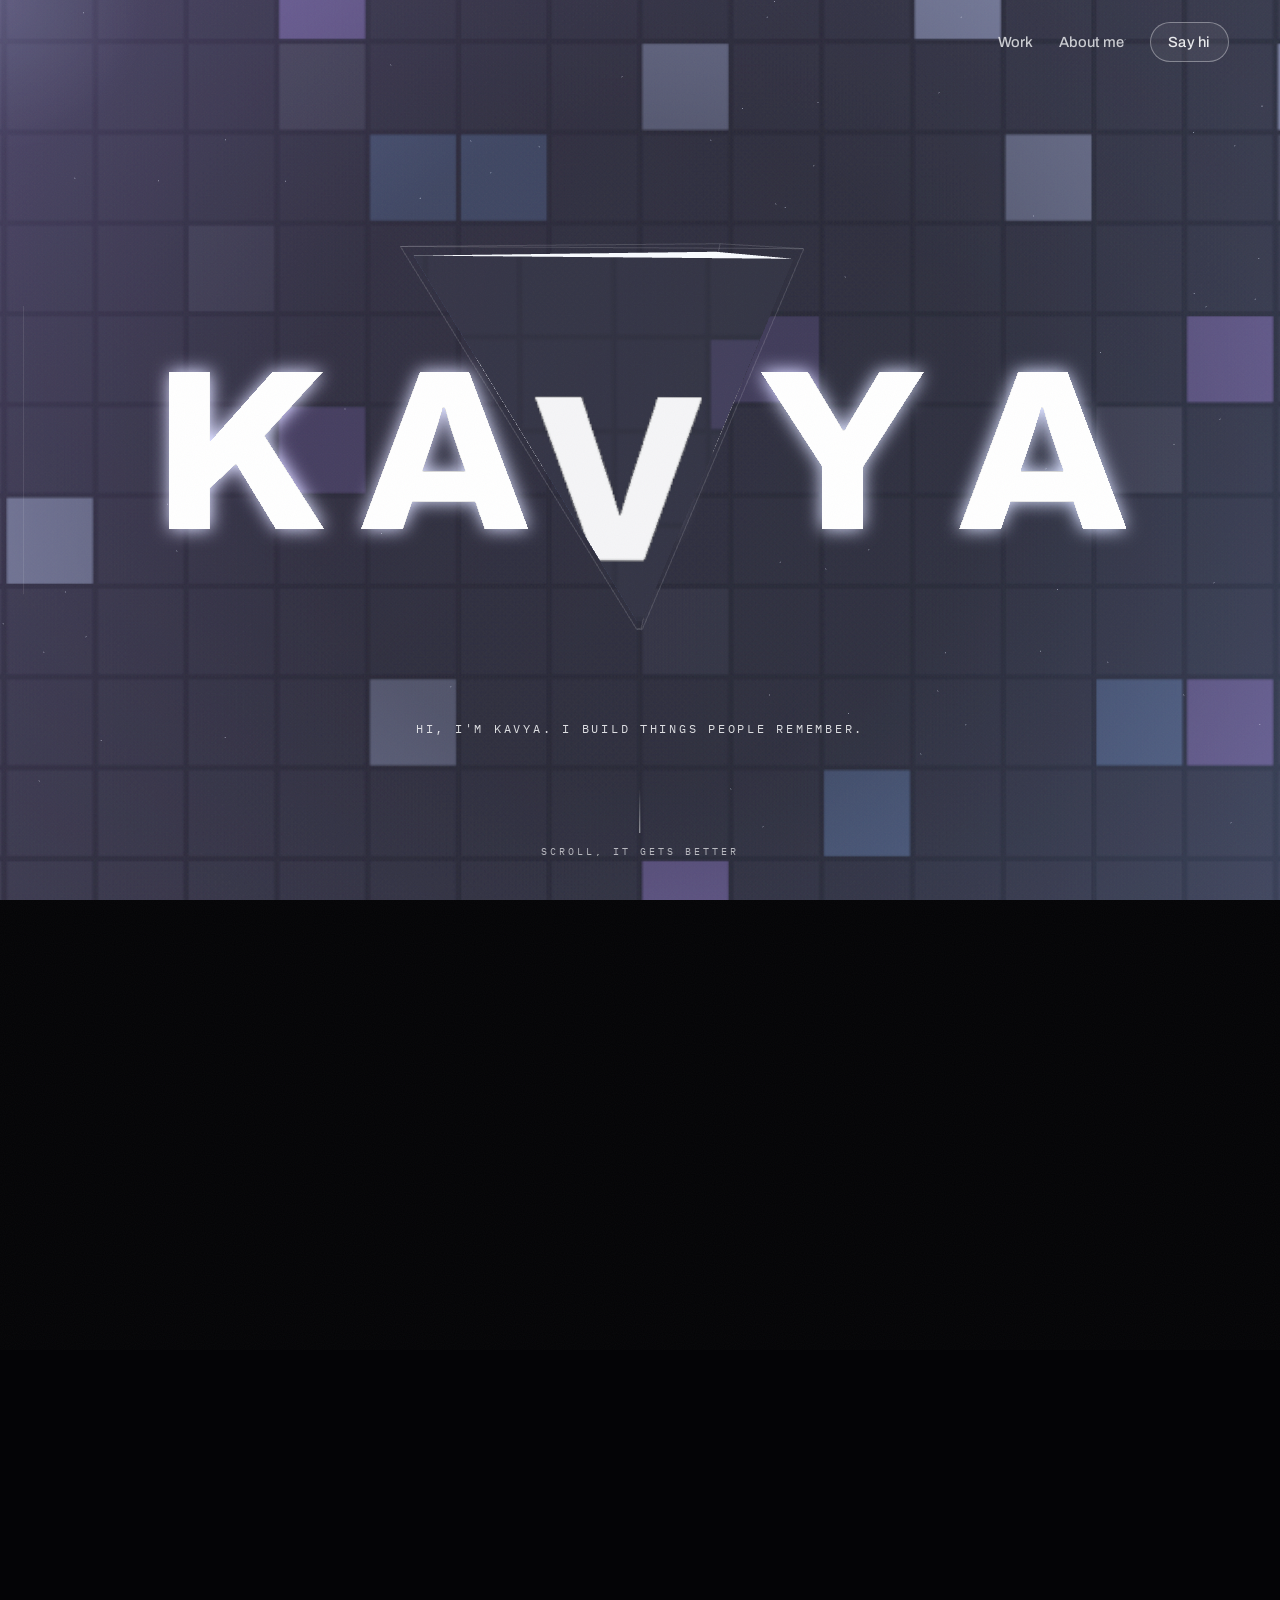
<file: index.html>
<!DOCTYPE html>
<html lang="en">
<head>
  <meta charset="UTF-8">
  <meta name="viewport" content="width=device-width, initial-scale=1.0">
  <title>KAVYA — Creating experiences that are remembered</title>
  <meta name="description" content="Kavya Bahety, 21, Kolkata. Growth Ops and AI Manager who directs AI to ship real products. Six live things, one glass prism.">
  <link rel="preconnect" href="https://fonts.googleapis.com">
  <link rel="preconnect" href="https://fonts.gstatic.com" crossorigin>
  <link href="https://fonts.googleapis.com/css2?family=Archivo:wght@300;500;800&family=IBM+Plex+Mono:wght@400&family=Instrument+Serif:ital@1&display=swap" rel="stylesheet">
  <link rel="icon" href="data:image/svg+xml,%3Csvg xmlns='http://www.w3.org/2000/svg' viewBox='0 0 32 32'%3E%3Cpath d='M4 6 L28 6 L16 28 Z' fill='none' stroke='%23AEBBDD' stroke-width='2'/%3E%3C/svg%3E">
  <meta property="og:title" content="KAVYA — the prism">
  <meta property="og:description" content="Creating experiences that are remembered long after they're seen.">
  <meta property="og:image" content="https://kavya7439.github.io/kavya/assets/og.png">
  <link rel="preload" href="vendor/three.min.js" as="script">
  <link rel="stylesheet" href="styles.css?v=13">
</head>
<body>

  <a class="skip" href="#doc">Skip to content</a>

  <!-- liquid typography filter -->
  <svg width="0" height="0" aria-hidden="true">
    <filter id="liquid"><feTurbulence type="fractalNoise" baseFrequency="0.008 0.014" numOctaves="1" result="n"/>
    <feDisplacementMap in="SourceGraphic" in2="n" scale="0"/></filter>
  </svg>

  <div id="loader" aria-hidden="true"><span class="tri"></span></div>

  <!-- blueprint scaffold -->
  <svg id="scaffold" viewBox="0 0 1440 900" preserveAspectRatio="xMidYMid slice" aria-hidden="true">
    <line x1="420" y1="-40" x2="1020" y2="940" />
    <line x1="1020" y1="-40" x2="420" y2="940" />
    <line x1="0" y1="450" x2="1440" y2="450" />
    <line x1="720" y1="0" x2="720" y2="900" class="dash" />
    <circle cx="720" cy="450" r="285" class="dash" />
    <circle cx="720" cy="450" r="170" class="dash" />
  </svg>

  <canvas id="room" aria-hidden="true"></canvas>
  <canvas id="ripple" aria-hidden="true"></canvas>

  <main id="runway" aria-hidden="true"></main>

  <div id="pin" aria-hidden="true">
    <canvas id="stage"></canvas>

    <!-- the word: KAVYA morphs into WORK, the prism is the V -->
    <h1 id="big">
      <span id="w-kavya" class="word"><span class="l"></span><span class="vgap"></span><span class="r"></span></span>
      <span id="w-work" class="word"><span class="l"></span><span class="vgap"></span><span class="r"></span></span>
    </h1>
    <p id="tagline" class="mono"></p>
    <p id="worksub" class="mono"></p>
    <div id="cue"><i></i><span id="cueword" class="mono"></span></div>

    <!-- projects -->
    <div id="pcards"></div>

    <!-- philosophy -->
    <section class="act" id="philo"><p class="big-serif"></p><p class="sub"></p></section>

    <!-- about -->
    <section class="act side" id="about">
      <figure class="me"><img alt="Kavya Bahety"><figcaption class="mono"></figcaption></figure>
      <div class="about-text"><h2></h2><p class="meta mono"></p><div class="lines"></div></div>
    </section>

    <!-- process -->
    <section class="act" id="process"><div class="pwords"></div><p class="sub"></p></section>

    <!-- cta -->
    <section class="act" id="cta">
      <h2></h2><p class="sub"></p>
      <a class="mail" href="#"></a>
      <div class="cta-links"></div>
    </section>

    <!-- footer -->
    <section class="act" id="footer">
      <p class="wordmark">KAVYA</p>
      <p class="final serif"></p>
      <nav class="flinks">
        <a data-mail href="#">Email</a>
        <a data-li href="#" target="_blank" rel="noopener">LinkedIn</a>
        <a data-gh href="#" target="_blank" rel="noopener">GitHub</a>
      </nav>
      <p class="mono fmeta">Kolkata, India · Built with AI, directed by Kavya</p>
    </section>
  </div>

  <!-- chrome -->
  <nav id="topnav" aria-label="Navigation">
    <a href="#" data-jump="0.1625" data-nav="work"></a>
    <a href="#" data-jump="0.66" data-nav="about"></a>
    <a href="#" data-jump="0.87" class="pill" data-nav="contact"></a>
  </nav>
  <div id="progress" aria-hidden="true"><i></i></div>

  <div id="cursorlight" aria-hidden="true"></div>

  <p id="sr-live" class="sr-only" aria-live="polite"></p>
  <article id="doc" class="sr-only-until-fallback"></article>

  <script src="vendor/three.min.js"></script>
  <script src="js/data.js?v=13"></script>
  <script src="js/scene.js?v=13"></script>
  <script src="js/app.js?v=13"></script>
</body>
</html>
</file>
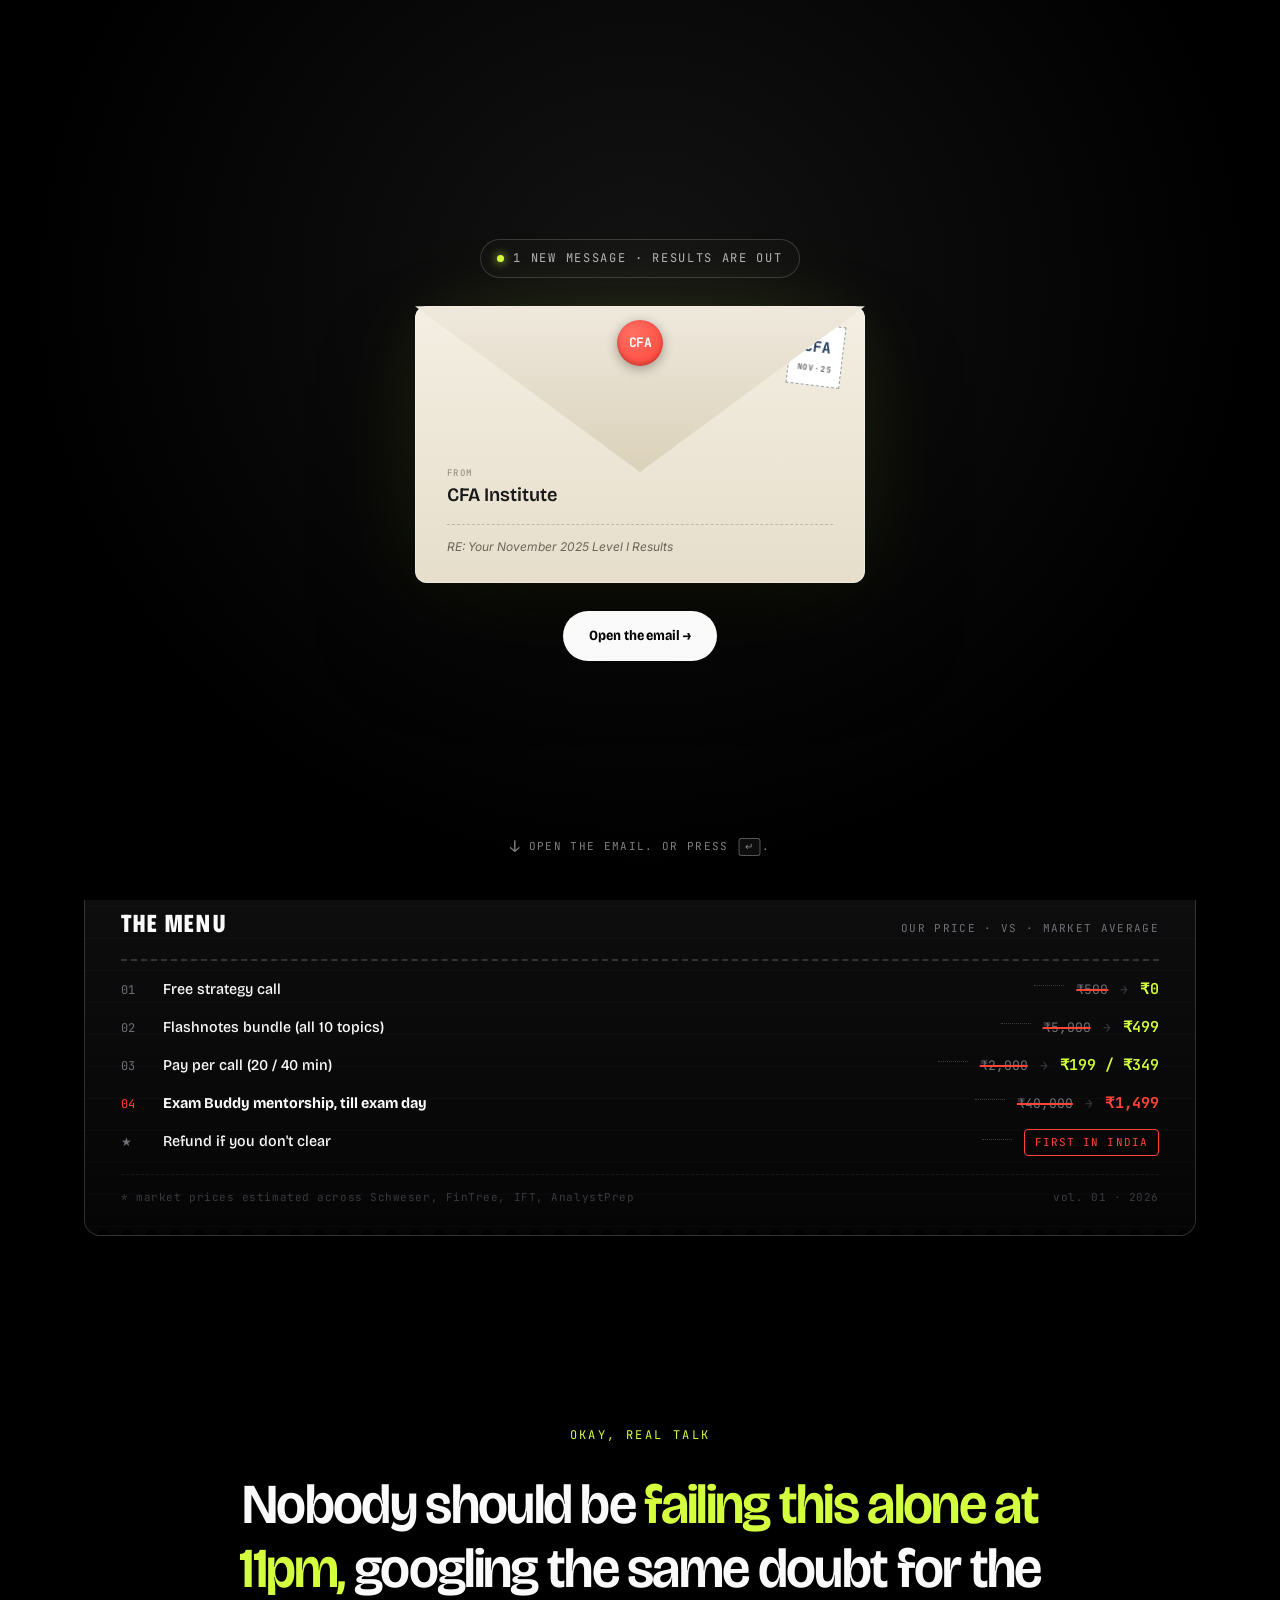
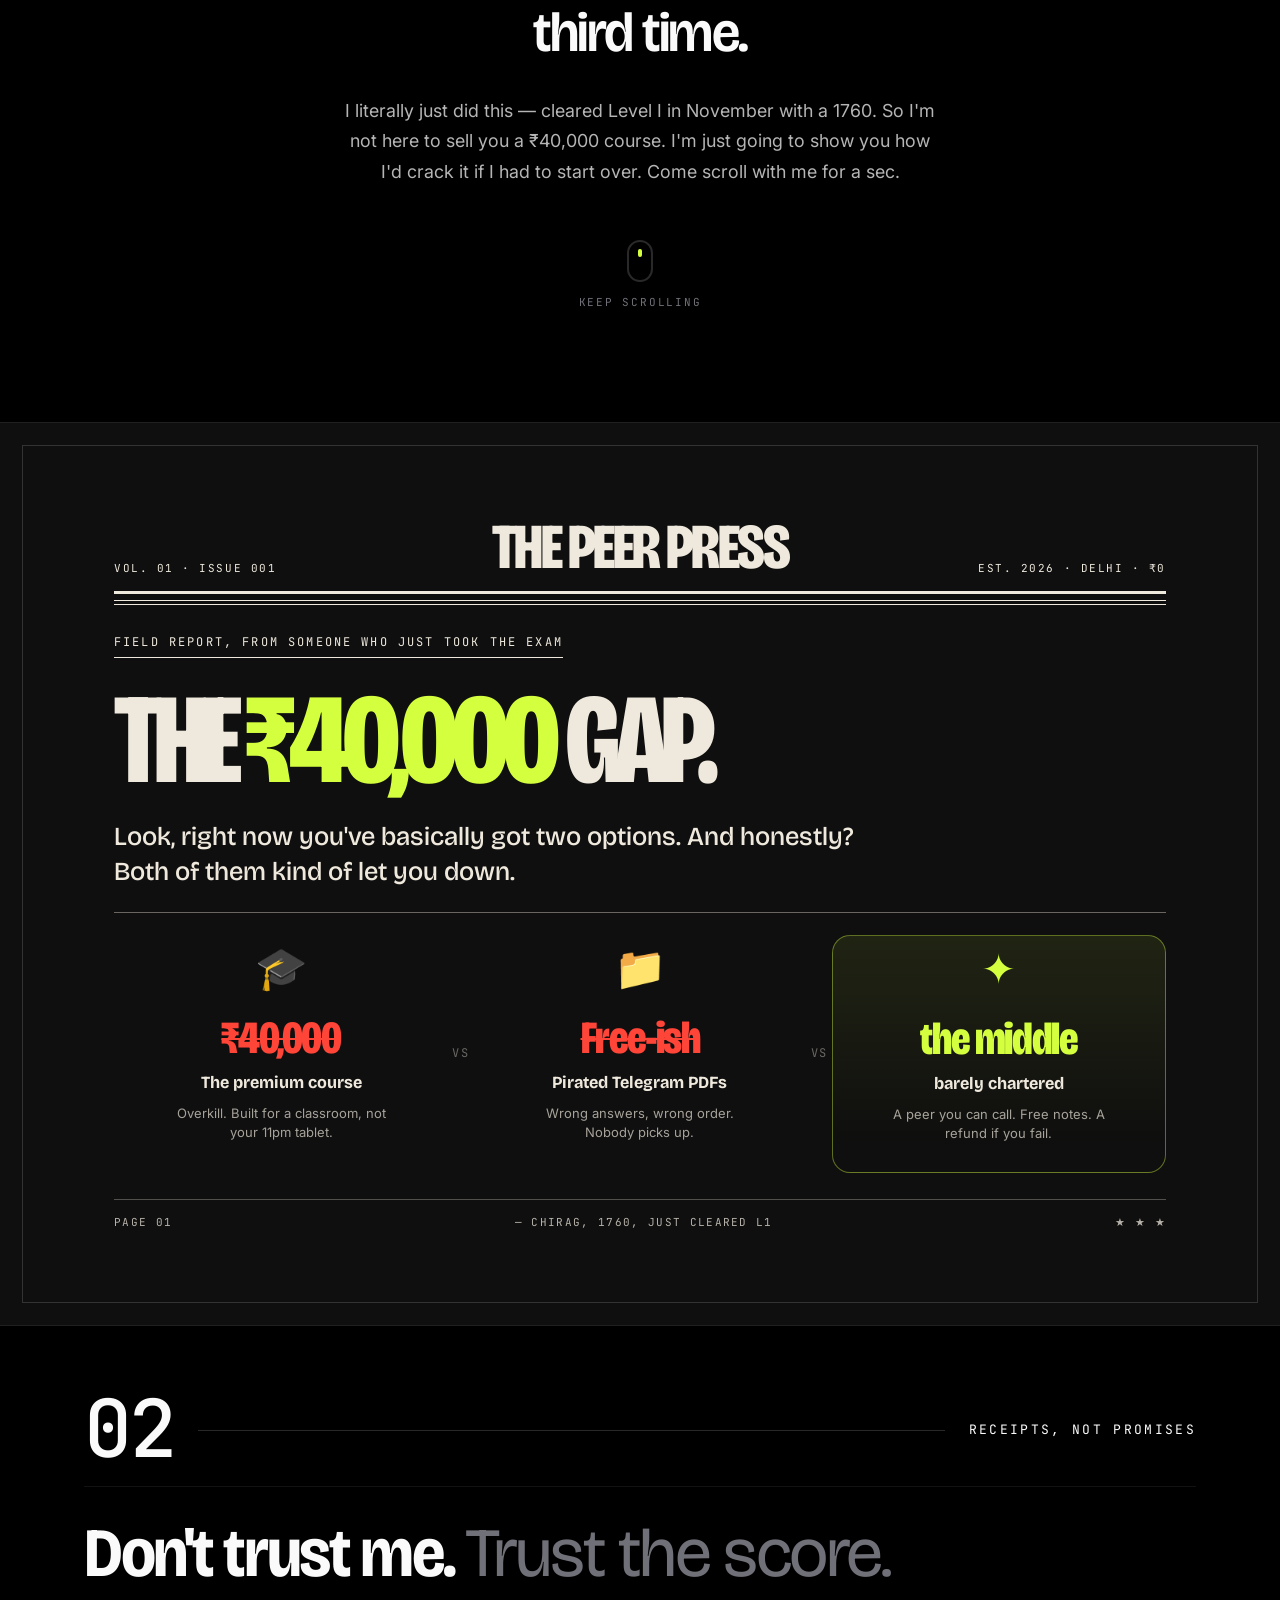
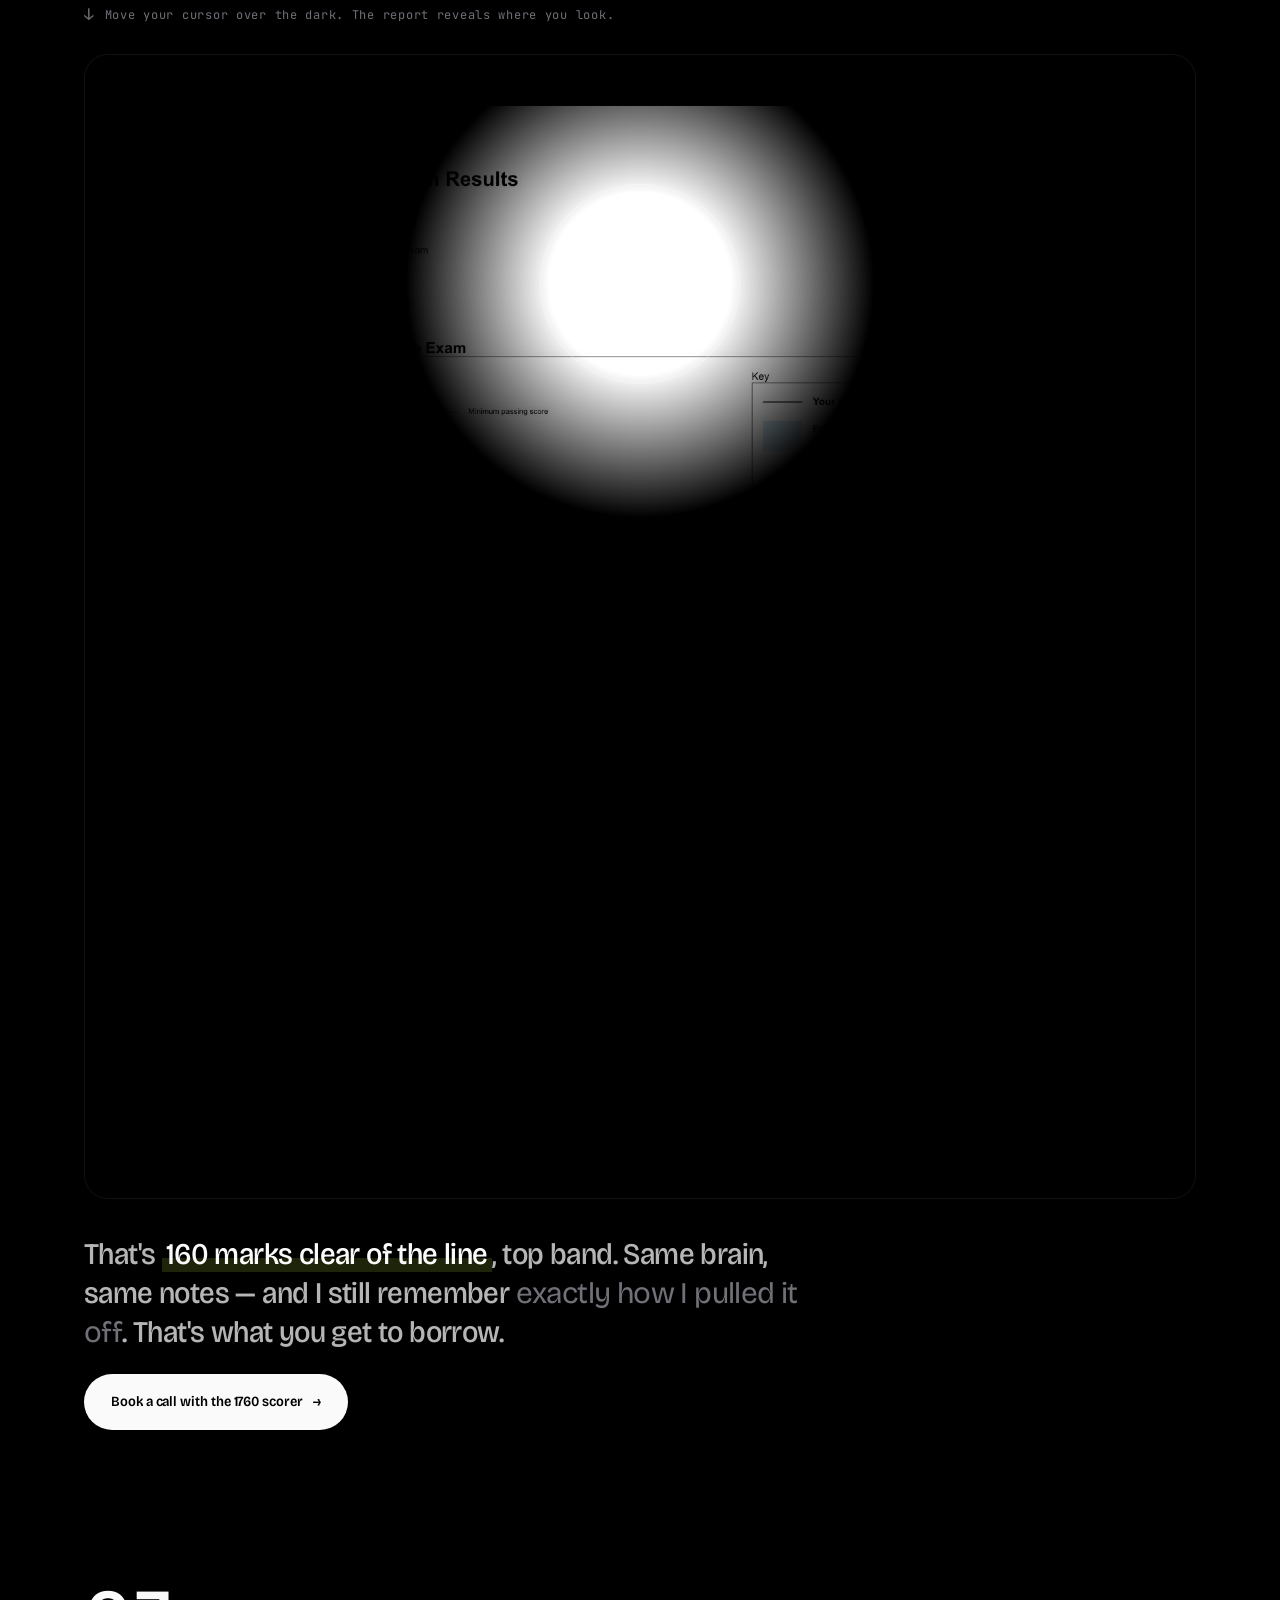
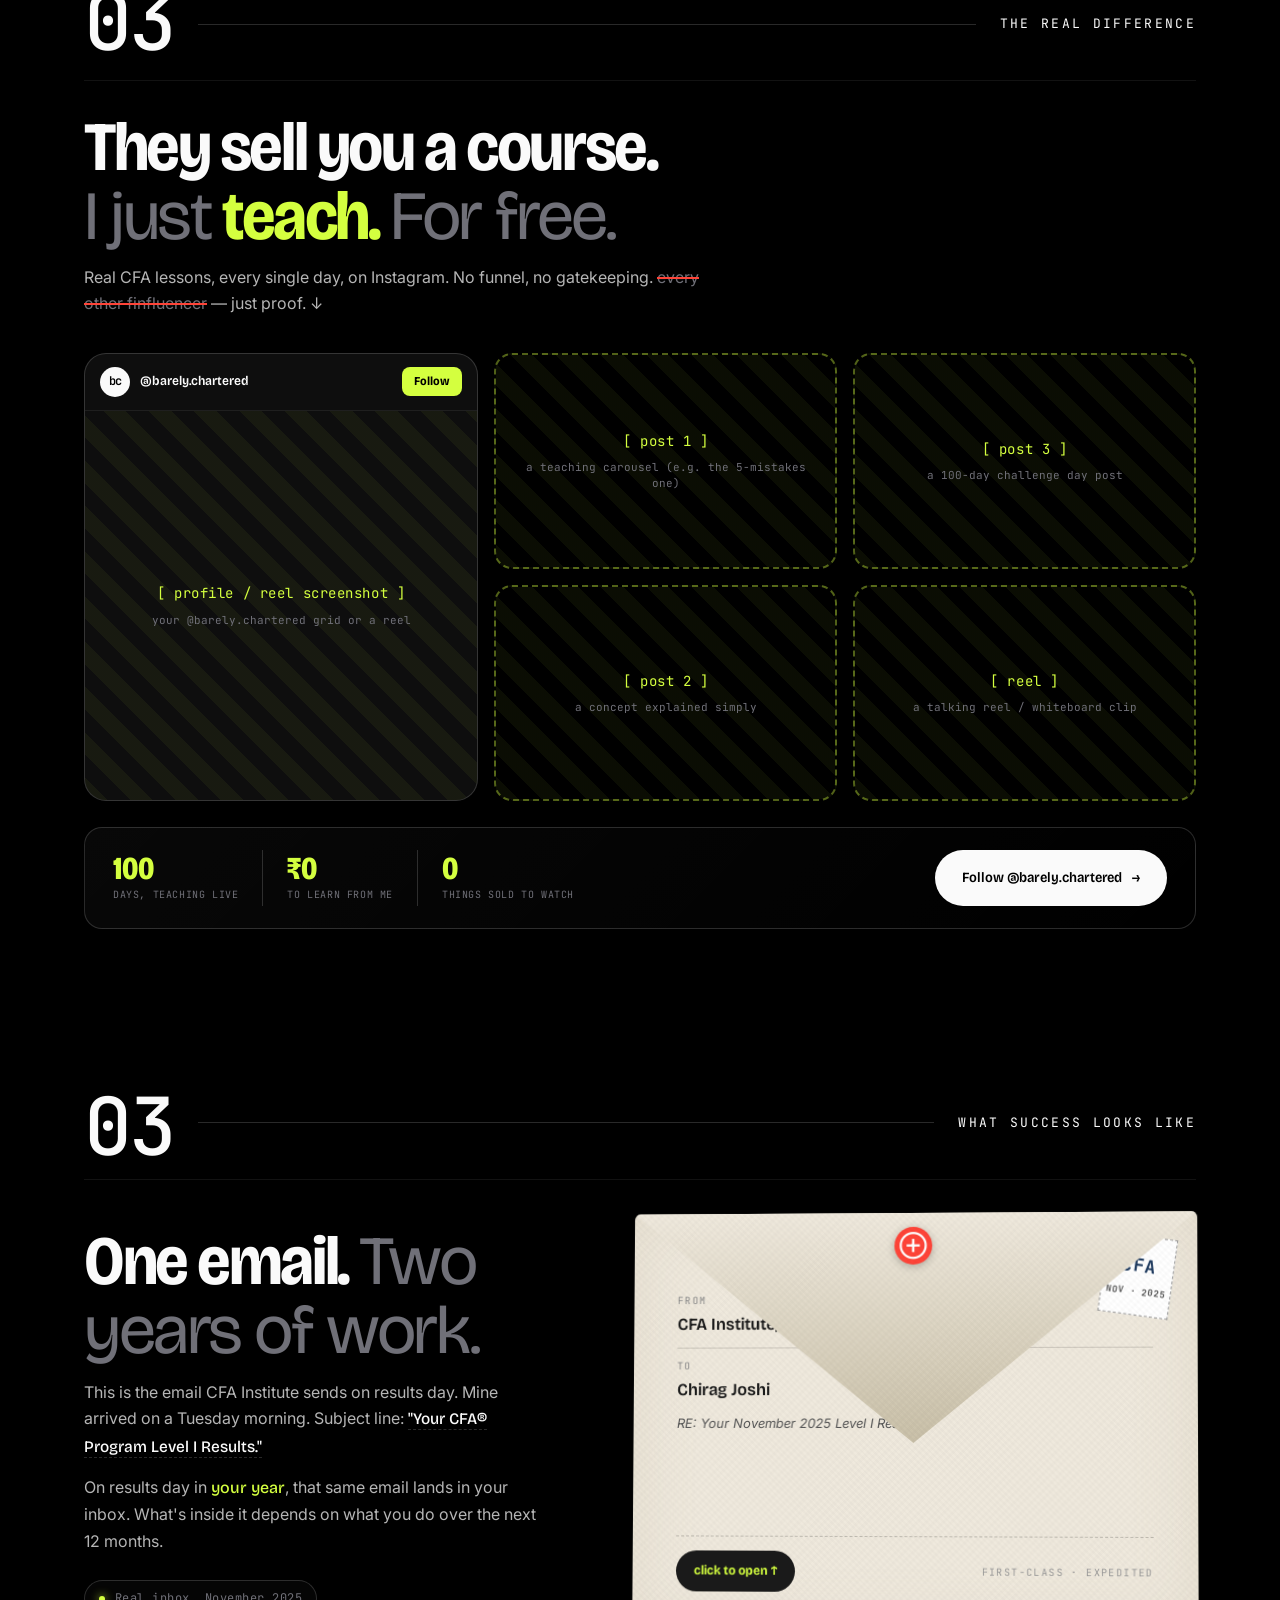
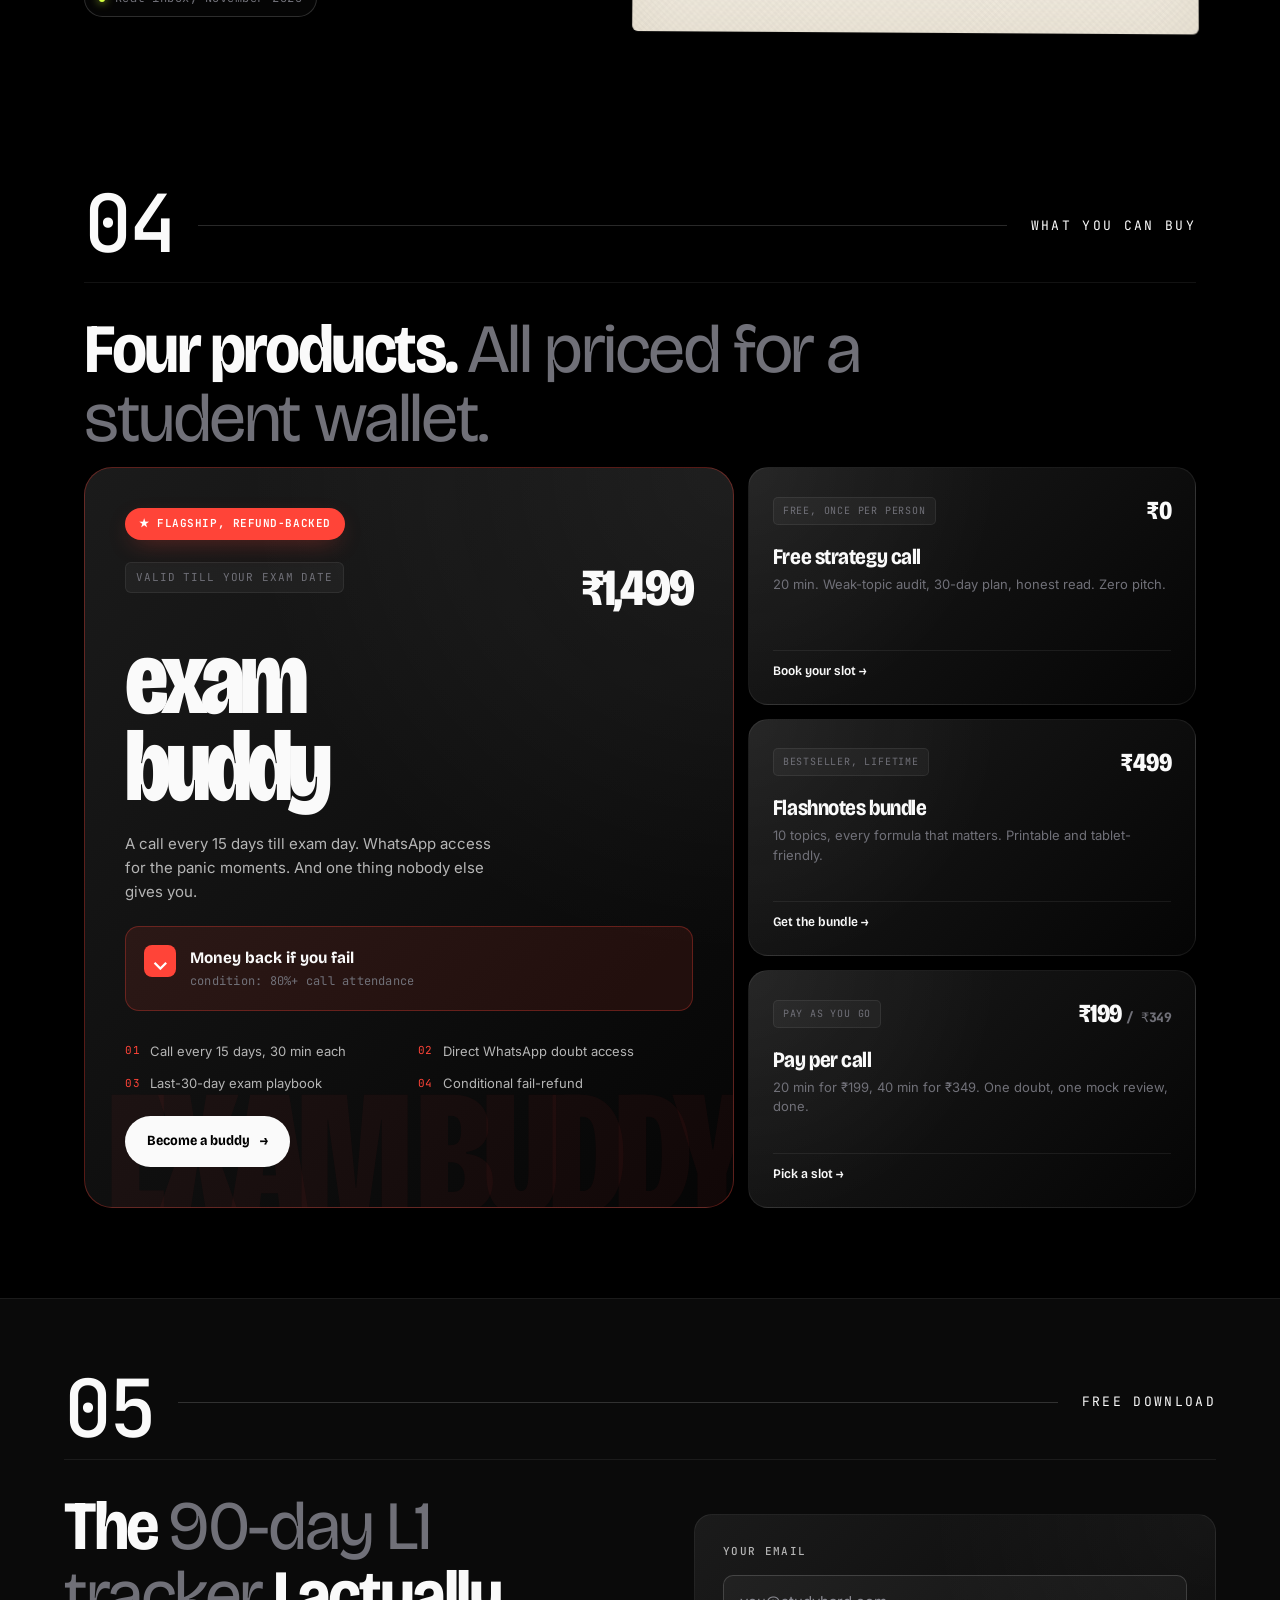
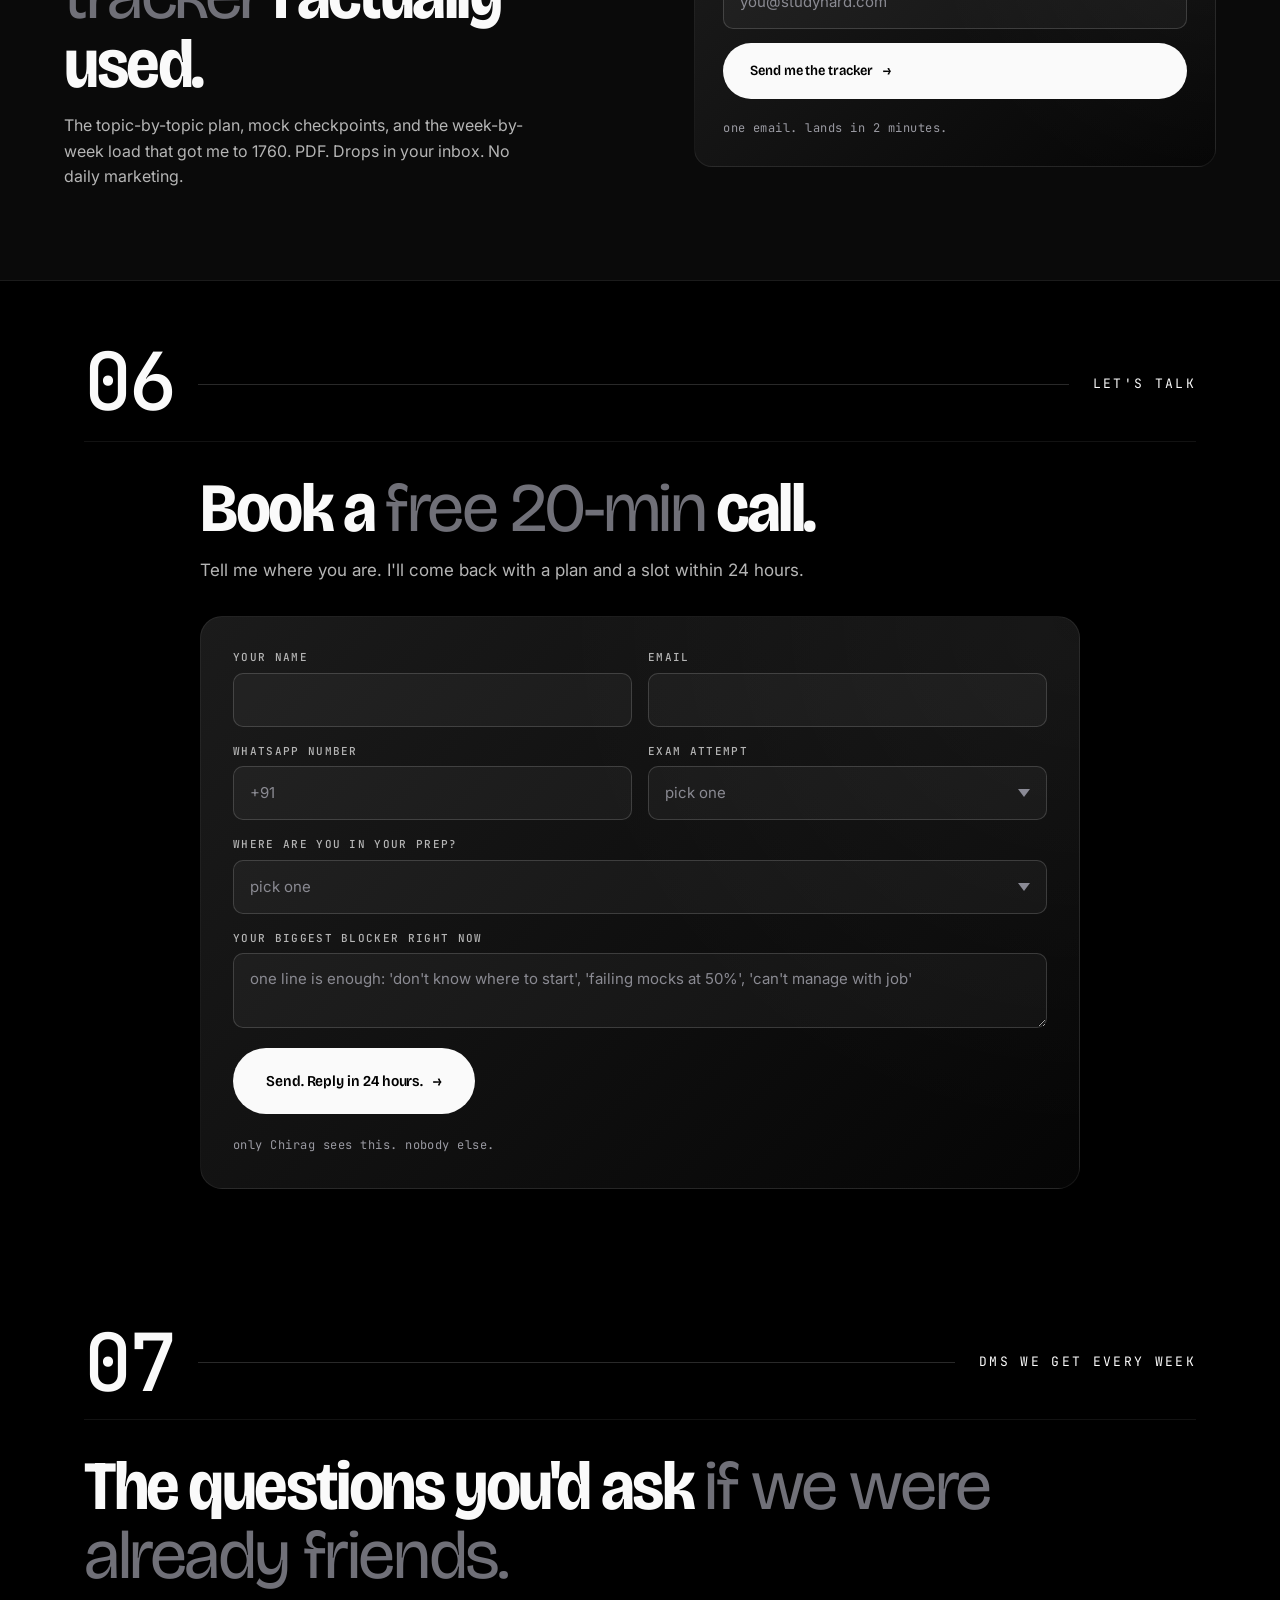
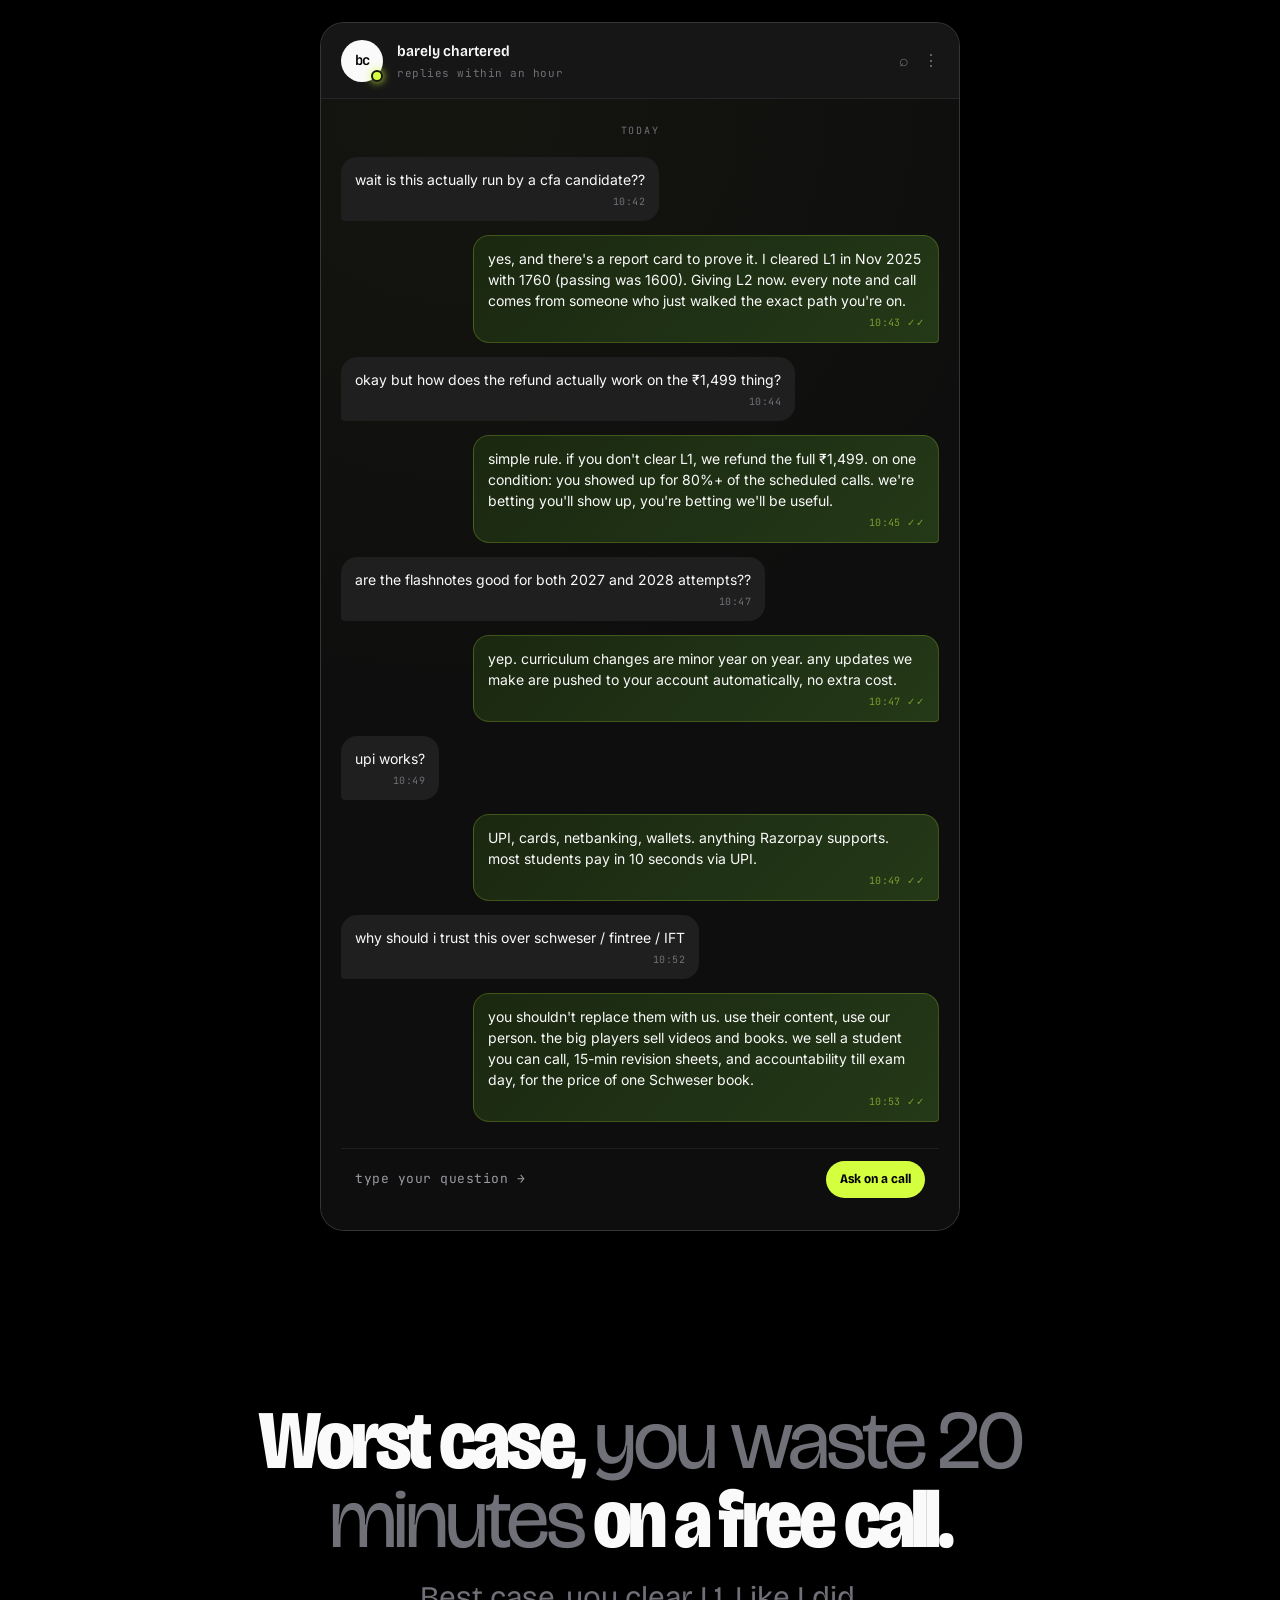
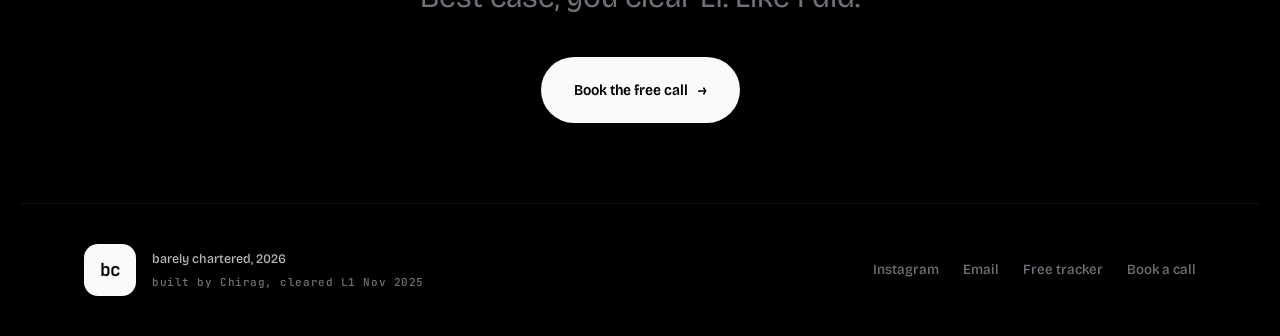
<file: barely-chartered/index.html>
<!DOCTYPE html>
<html lang="en">
<head>
  <meta charset="UTF-8" />
  <meta name="viewport" content="width=device-width, initial-scale=1.0" />
  <meta name="theme-color" content="#000000" />
  <title>barely chartered, cleared CFA L1 with 1760, now the coach you couldn't afford</title>
  <meta name="description" content="Chirag Joshi cleared CFA Level I in November 2025 with 1760, top band. Now giving Level II and coaching the next batch through L1: daily breakdowns, strategy calls, flashnotes." />

  <!-- OG / social preview -->
  <meta property="og:type" content="website" />
  <meta property="og:title" content="barely chartered, the cheatcode for CFA L1" />
  <meta property="og:description" content="Cleared L1 with 1760. Now I'm the coach you couldn't afford." />
  <meta property="og:image" content="assets/cfa-report-card.jpg" />
  <meta name="twitter:card" content="summary_large_image" />

  <!-- favicon as inline SVG -->
  <link rel="icon" href="data:image/svg+xml,%3Csvg xmlns='http://www.w3.org/2000/svg' viewBox='0 0 32 32'%3E%3Crect width='32' height='32' rx='7' fill='%23000'/%3E%3Ctext x='16' y='22' text-anchor='middle' font-family='monospace' font-weight='600' font-size='14' fill='%23D4FF3F' letter-spacing='-2'%3Ebc%3C/text%3E%3C/svg%3E" />

  <link rel="preconnect" href="https://fonts.googleapis.com">
  <link rel="preconnect" href="https://fonts.gstatic.com" crossorigin>
  <link href="https://fonts.googleapis.com/css2?family=Bricolage+Grotesque:opsz,wdth,wght@12..96,75..100,300..800&family=Inter:wght@300;400;500;600;700&family=JetBrains+Mono:wght@400;500;600&display=swap" rel="stylesheet">

  <link rel="stylesheet" href="styles.css" />
</head>
<body>

  <a href="#top" class="skip-link">Skip to content</a>
  <div class="cursor-light" id="cursorLight" aria-hidden="true"></div>
  <div class="scroll-progress" id="scrollProgress" aria-hidden="true"></div>
  <div class="grain-overlay" aria-hidden="true"></div>
  <div class="aurora" aria-hidden="true"><span></span><span></span><span></span></div>

  <!-- ============================================
       INTRO — the email from CFA Institute
       ============================================ -->
  <div class="intro" id="intro" role="dialog" aria-label="Open the email from CFA Institute to enter the site">
    <div class="intro-flash" id="introFlash" aria-hidden="true"></div>

    <div class="intro-inbox">
      <div class="intro-notif">
        <span class="intro-notif-dot"></span>
        <span>1 new message &middot; results are out</span>
      </div>

      <div class="intro-env" id="introEnv" role="button" tabindex="0" aria-label="Open your CFA Level I results">
        <!-- the letter rises out on open -->
        <div class="ienv-letter" aria-hidden="true">
          <div class="ienv-letter-from">CFA Institute &middot; Charlottesville VA</div>
          <div class="ienv-letter-re">Your CFA&reg; Program Level I Results</div>
          <div class="ienv-result">
            <span class="ienv-result-label">Result</span>
            <span class="ienv-result-val">PASSED</span>
          </div>
          <div class="ienv-score"><span class="ienv-score-num">1760</span><span class="ienv-score-cap">/ 1900 &middot; top band</span></div>
        </div>

        <!-- flap -->
        <div class="ienv-flap" aria-hidden="true">
          <div class="ienv-seal">CFA</div>
        </div>

        <!-- front face -->
        <div class="ienv-body">
          <div class="ienv-stamp"><span>CFA</span><span class="ienv-stamp-sub">NOV&middot;25</span></div>
          <div class="ienv-from">
            <div class="ienv-lbl">From</div>
            <div class="ienv-name">CFA Institute</div>
          </div>
          <div class="ienv-sub">RE: Your November 2025 Level I Results</div>
        </div>
      </div>

      <button class="intro-open" id="introOpen" type="button">
        <span class="intro-open-ring" aria-hidden="true"></span>
        Open the email &rarr;
      </button>
    </div>

    <div class="intro-hint">
      <span class="hint-arrow">&darr;</span>
      <span>open the email. or press <kbd>&crarr;</kbd>.</span>
    </div>
  </div>

  <!-- ============================================
       MPS RAIL — left side, drop falling, 1000 → 1900
       ============================================ -->
  <aside class="mps-rail" id="mpsRail" aria-hidden="true">
    <div class="mps-scale">
      <!-- ticks positioned absolutely by data-pct (matches actual numerical position) -->
      <div class="mps-tick mps-tick-top" data-score="1000" style="top: 0%;">
        <span class="mps-num">1000</span>
        <span class="mps-line"></span>
      </div>
      <div class="mps-tick" data-score="1200" style="top: 22.2%;">
        <span class="mps-num">1200</span>
        <span class="mps-line"></span>
      </div>
      <div class="mps-tick" data-score="1400" style="top: 44.4%;">
        <span class="mps-num">1400</span>
        <span class="mps-line"></span>
      </div>
      <div class="mps-tick mps-mps" data-score="1600" style="top: 66.7%;">
        <span class="mps-num">1600</span>
        <span class="mps-line"></span>
        <span class="mps-label">MPS</span>
      </div>
      <div class="mps-tick" data-score="1800" style="top: 88.9%;">
        <span class="mps-num">1800</span>
        <span class="mps-line"></span>
      </div>
      <div class="mps-tick mps-tick-bot" data-score="1900" style="top: 100%;">
        <span class="mps-num">1900</span>
        <span class="mps-line"></span>
      </div>
    </div>

    <div class="mps-track">
      <div class="mps-track-fill" id="mpsTrackFill"></div>
    </div>

    <div class="mps-drop" id="mpsDrop">
      <svg viewBox="0 0 24 32" width="22" height="28" aria-hidden="true">
        <path d="M12 1 C12 1, 2 16, 2 22 a10 10 0 0 0 20 0 C22 16, 12 1, 12 1 Z"
              fill="var(--pop)"
              stroke="rgba(255,255,255,0.4)"
              stroke-width="0.6"/>
      </svg>
      <div class="mps-drop-score">
        <span class="mps-drop-num" id="mpsDropScore">1000</span>
        <span class="mps-drop-label">your score</span>
      </div>
    </div>
  </aside>

  <!-- ============================================
       MPS POPUP — fires when drop reaches 1600
       ============================================ -->
  <div class="mps-popup" id="mpsPopup" role="alert" aria-hidden="true">
    <button class="mps-popup-close" id="mpsPopupClose" type="button" aria-label="Dismiss">✕</button>
    <div class="mps-popup-head">
      <span class="mps-popup-dot"></span>
      <span class="mps-popup-tag">MPS · 1600 · cleared</span>
    </div>
    <h4 class="mps-popup-title">You just passed CFA <span class="mps-popup-hl">in our heads.</span></h4>
    <p class="mps-popup-body">
      You've scrolled past the minimum passing score. Now make it real. The free strategy call is the single fastest way to turn this scroll into a 1600+ in November.
    </p>
    <a href="#book" class="mps-popup-cta" id="mpsPopupCta">
      Book the free call
      <span class="arrow">→</span>
    </a>
  </div>

  <!-- NAV -->
  <nav class="nav" id="nav">
    <a href="#top" class="logo">
      <span class="logo-mark">bc</span>
      <span class="logo-text">barely chartered</span>
    </a>
    <div class="nav-right">
      <a href="https://www.instagram.com/barely.chartered" target="_blank" rel="noopener" class="nav-ig" aria-label="Open Instagram, @barely.chartered">
        <span class="ig-icon" aria-hidden="true">
          <svg viewBox="0 0 24 24" width="14" height="14" fill="none" stroke="currentColor" stroke-width="2" stroke-linecap="round" stroke-linejoin="round"><rect x="2" y="2" width="20" height="20" rx="5"/><circle cx="12" cy="12" r="4"/><circle cx="17.5" cy="6.5" r="1" fill="currentColor"/></svg>
        </span>
        <span>@barely.chartered</span>
      </a>
      <a href="#book" class="nav-cta magnetic">Book a call</a>
    </div>
  </nav>

  <!-- HERO -->
  <section class="hero" id="top">
    <h1 class="hero-headline reveal">
      <span class="line hl-neon">Cleared L1 with 1760.</span>
      <span class="line">Now I'm the coach</span>
      <span class="line accent">you couldn't afford.</span>
    </h1>

    <p class="hero-sub reveal">
      Cleared it Nov 2025. Now I coach the next batch — and teach it daily, <span class="pop">free.</span>
    </p>

    <div class="hero-proof reveal">
      <span class="hp-chip"><b>1760</b><span>my L1 score</span></span>
      <span class="hp-chip"><b>+160</b><span>over the cutoff</span></span>
      <span class="hp-chip"><b>Top band</b><span>Nov 2025</span></span>
    </div>

    <div class="hero-cta reveal">
      <a href="#book" class="btn btn-primary magnetic">
        Book a free strategy call
        <span class="arrow">→</span>
      </a>
      <a href="#report" class="btn btn-ghost">
        See the report card
      </a>
    </div>
  </section>

  <!-- THE MENU — replaces traditional meta strip -->
  <section class="menu">
    <div class="menu-card reveal">
      <div class="menu-head">
        <div class="menu-title">THE MENU</div>
        <div class="menu-tag">our price · vs · market average</div>
      </div>
      <div class="menu-rule"></div>
      <ul class="menu-list">
        <li class="menu-row">
          <span class="menu-no">01</span>
          <span class="menu-item">Free strategy call</span>
          <span class="menu-dots"></span>
          <span class="menu-old">₹500</span>
          <span class="menu-arrow">→</span>
          <span class="menu-new">₹0</span>
        </li>
        <li class="menu-row">
          <span class="menu-no">02</span>
          <span class="menu-item">Flashnotes bundle (all 10 topics)</span>
          <span class="menu-dots"></span>
          <span class="menu-old">₹5,000</span>
          <span class="menu-arrow">→</span>
          <span class="menu-new">₹499</span>
        </li>
        <li class="menu-row">
          <span class="menu-no">03</span>
          <span class="menu-item">Pay per call (20 / 40 min)</span>
          <span class="menu-dots"></span>
          <span class="menu-old">₹2,000</span>
          <span class="menu-arrow">→</span>
          <span class="menu-new">₹199 / ₹349</span>
        </li>
        <li class="menu-row menu-flagship">
          <span class="menu-no">04</span>
          <span class="menu-item">Exam Buddy mentorship, till exam day</span>
          <span class="menu-dots"></span>
          <span class="menu-old">₹40,000</span>
          <span class="menu-arrow">→</span>
          <span class="menu-new">₹1,499</span>
        </li>
        <li class="menu-row menu-only">
          <span class="menu-no">★</span>
          <span class="menu-item">Refund if you don't clear</span>
          <span class="menu-dots"></span>
          <span class="menu-only-tag">first in India</span>
        </li>
      </ul>
      <div class="menu-foot">
        <span>* market prices estimated across Schweser, FinTree, IFT, AnalystPrep</span>
        <span>vol. 01 · 2026</span>
      </div>
    </div>
  </section>

  <!-- BRIDGE — conversational story setup -->
  <section class="bridge">
    <p class="bridge-eyebrow reveal">okay, real talk</p>
    <h2 class="bridge-line reveal">
      Nobody should be <span class="pop">failing this alone at 11pm,</span> googling the same doubt for the third time.
    </h2>
    <p class="bridge-sub reveal">
      I literally just did this — cleared Level I in November with a 1760. So I'm not here to sell you a ₹40,000 course. I'm just going to show you how I'd crack it if I had to start over. Come scroll with me for a sec.
    </p>
    <div class="bridge-scroll reveal" aria-hidden="true">
      <span class="bridge-mouse"><span></span></span>
      <span>keep scrolling</span>
    </div>
  </section>

  <!-- WHY — newspaper (dark mode, integrated aesthetic) -->
  <section class="newspaper" id="why">
    <article class="paper">
      <div class="paper-masthead">
        <div class="paper-issue">VOL. 01 · ISSUE 001</div>
        <h2 class="paper-title">THE PEER PRESS</h2>
        <div class="paper-date">EST. 2026 · DELHI · ₹0</div>
      </div>

      <div class="paper-divider"></div>

      <div class="paper-kicker reveal">FIELD REPORT, FROM SOMEONE WHO JUST TOOK THE EXAM</div>

      <h3 class="paper-headline reveal">
        THE <span class="paper-headline-figure">₹40,000</span> GAP.
      </h3>

      <p class="paper-dek reveal">
        Look, right now you've basically got two options. And honestly? Both of them kind of let you down.
      </p>

      <div class="paper-divider thin"></div>

      <div class="gap-grid">
        <div class="gap-col reveal">
          <div class="gap-icon">🎓</div>
          <div class="gap-price gap-price-red">₹40,000</div>
          <div class="gap-name">The premium course</div>
          <div class="gap-note">Overkill. Built for a classroom, not your 11pm tablet.</div>
        </div>
        <div class="gap-vs">vs</div>
        <div class="gap-col reveal">
          <div class="gap-icon">📁</div>
          <div class="gap-price gap-price-red">Free-ish</div>
          <div class="gap-name">Pirated Telegram PDFs</div>
          <div class="gap-note">Wrong answers, wrong order. Nobody picks up.</div>
        </div>
        <div class="gap-vs">vs</div>
        <div class="gap-col gap-col-us reveal">
          <div class="gap-icon">✦</div>
          <div class="gap-price">the middle</div>
          <div class="gap-name">barely chartered</div>
          <div class="gap-note">A peer you can call. Free notes. A refund if you fail.</div>
        </div>
      </div>

      <div class="paper-footer">
        <span>Page 01</span>
        <span>— Chirag, 1760, just cleared L1</span>
        <span>★ ★ ★</span>
      </div>
    </article>
  </section>

  <!-- RECEIPTS — torchlight, real report card -->
  <section class="report" id="report">
    <header class="sec-head reveal">
      <div class="sec-num">02</div>
      <div class="sec-bar"></div>
      <div class="sec-tag">Receipts, not promises</div>
    </header>

    <h2 class="sec-title reveal">
      Don't trust me. <span class="accent">Trust the score.</span>
    </h2>
    <p class="report-hint reveal">
      <span class="hint-arrow">↓</span>
      Move your cursor over the dark. The report reveals where you look.
    </p>

    <div class="report-stage" id="reportStage">
      <div class="report-frame">
        <img src="assets/cfa-report-card.jpg" alt="Chirag Joshi's CFA Level I report card, score 1760, passed November 2025" class="rc-image" loading="lazy" />
      </div>

      <div class="report-overlay" id="reportOverlay" aria-hidden="true"></div>
      <div class="torch-pulse" id="torchPulse" aria-hidden="true"></div>
    </div>

    <div class="report-outro">
      <p class="reveal">
        That's <span class="pop">160 marks clear of the line</span>, top band. Same brain, same notes — and I still remember <span class="accent">exactly how I pulled it off</span>. That's what you get to borrow.
      </p>
      <a href="#book" class="btn btn-primary magnetic reveal">
        Book a call with the 1760 scorer
        <span class="arrow">→</span>
      </a>
    </div>
  </section>

  <!-- TEACH — we actually teach, for free (IG proof) -->
  <section class="teach" id="teach">
    <header class="sec-head reveal">
      <div class="sec-num">03</div>
      <div class="sec-bar"></div>
      <div class="sec-tag">The real difference</div>
    </header>

    <h2 class="sec-title reveal">
      They sell you a course.<br><span class="accent">I just</span> <span class="pop">teach.</span> <span class="accent">For free.</span>
    </h2>
    <p class="teach-sub reveal">
      Real CFA lessons, every single day, on Instagram. No funnel, no gatekeeping. <span class="ts-strike">every other finfluencer</span> — just proof. ↓
    </p>

    <div class="ig-wall">
      <div class="ig-phone reveal">
        <div class="ig-phone-top">
          <span class="ig-ava">bc</span>
          <span class="ig-handle">@barely.chartered</span>
          <span class="ig-follow-mini">Follow</span>
        </div>
        <div class="ig-ph ig-ph-tall">[ profile / reel screenshot ]<small>your @barely.chartered grid or a reel</small></div>
      </div>

      <div class="ig-col">
        <div class="ig-ph reveal">[ post 1 ]<small>a teaching carousel (e.g. the 5-mistakes one)</small></div>
        <div class="ig-ph reveal">[ post 2 ]<small>a concept explained simply</small></div>
      </div>
      <div class="ig-col">
        <div class="ig-ph reveal">[ post 3 ]<small>a 100-day challenge day post</small></div>
        <div class="ig-ph reveal">[ reel ]<small>a talking reel / whiteboard clip</small></div>
      </div>
    </div>

    <div class="ig-bar reveal">
      <div class="ig-stat"><b data-counter="100">0</b><span>days, teaching live</span></div>
      <div class="ig-stat-sep"></div>
      <div class="ig-stat"><b>₹0</b><span>to learn from me</span></div>
      <div class="ig-stat-sep"></div>
      <div class="ig-stat"><b>0</b><span>things sold to watch</span></div>
      <a href="https://www.instagram.com/barely.chartered" target="_blank" rel="noopener" class="btn btn-primary magnetic ig-bar-cta">
        Follow @barely.chartered
        <span class="arrow">→</span>
      </a>
    </div>
  </section>

  <!-- ASPIRATION — envelope animation -->
  <section class="aspiration">
    <header class="sec-head reveal">
      <div class="sec-num">03</div>
      <div class="sec-bar"></div>
      <div class="sec-tag">What success looks like</div>
    </header>

    <div class="aspiration-inner">
      <div class="aspiration-text">
        <h2 class="sec-title reveal">
          One email. <span class="accent">Two years of work.</span>
        </h2>
        <p class="aspiration-body reveal">
          This is the email CFA Institute sends on results day. Mine arrived on a Tuesday morning. Subject line: <span class="quote">"Your CFA® Program Level I Results."</span>
        </p>
        <p class="aspiration-body reveal">
          On results day in <span class="accent">your year</span>, that same email lands in your inbox. What's inside it depends on what you do over the next 12 months.
        </p>
        <div class="aspiration-tag reveal">
          <span class="dot"></span>
          <span>Real inbox, November 2025</span>
        </div>
      </div>

      <!-- ENVELOPE -->
      <div class="aspiration-frame reveal">
        <div class="envelope" id="envelope" role="button" tabindex="0" aria-label="Click to open the CFA Institute results email">
          <!-- closed state -->
          <div class="env-flap" aria-hidden="true">
            <div class="env-seal">⊕</div>
          </div>
          <div class="env-body">
            <div class="env-stamp" aria-hidden="true">
              <span>CFA</span>
              <span class="env-stamp-sub">NOV · 2025</span>
            </div>
            <div class="env-address">
              <div class="env-label">FROM</div>
              <div class="env-name">CFA Institute, Charlottesville VA</div>
              <div class="env-line"></div>
              <div class="env-label">TO</div>
              <div class="env-name">Chirag Joshi</div>
              <div class="env-re">RE: Your November 2025 Level I Results</div>
            </div>
            <div class="env-cta-row">
              <button class="env-cta" type="button">click to open ↑</button>
              <span class="env-hint">first-class · expedited</span>
            </div>
          </div>

          <!-- opened state -->
          <div class="env-opened" aria-hidden="true">
            <img src="assets/cfa-results-email.png" alt="CFA Institute Level I results email, Chirag passed November 2025" class="email-image" loading="lazy" />
            <button class="env-close" type="button" aria-label="Close envelope">✕ close</button>
          </div>
        </div>
      </div>
    </div>
  </section>

  <!-- PRODUCTS -->
  <section class="products" id="products">
    <header class="sec-head reveal">
      <div class="sec-num">04</div>
      <div class="sec-bar"></div>
      <div class="sec-tag">What you can buy</div>
    </header>

    <h2 class="sec-title reveal">
      Four products. <span class="accent">All priced for a student wallet.</span>
    </h2>

    <div class="product-grid">

      <article class="product-card flagship tilt reveal">
        <div class="flagship-ribbon">★ Flagship, refund-backed</div>
        <div class="flagship-header">
          <div class="flagship-tag">valid till your exam date</div>
          <div class="flagship-price"><span class="flagship-price-num">₹1,499</span></div>
        </div>
        <h3 class="flagship-title">exam<br>buddy</h3>
        <p class="flagship-desc">A call every 15 days till exam day. WhatsApp access for the panic moments. And one thing nobody else gives you.</p>
        <div class="flagship-promise">
          <span class="promise-icon">⌃</span>
          <div>
            <div class="promise-title">Money back if you fail</div>
            <div class="promise-fine">condition: 80%+ call attendance</div>
          </div>
        </div>
        <ul class="flagship-list">
          <li><span>01</span> Call every 15 days, 30 min each</li>
          <li><span>02</span> Direct WhatsApp doubt access</li>
          <li><span>03</span> Last-30-day exam playbook</li>
          <li><span>04</span> Conditional fail-refund</li>
        </ul>
        <a href="#book" class="flagship-cta">
          Become a buddy
          <span class="arrow">→</span>
        </a>
      </article>

      <article class="mini-card tilt reveal">
        <div class="mini-top">
          <div class="mini-tag">free, once per person</div>
          <div class="mini-price">₹0</div>
        </div>
        <div class="mini-mid">
          <h4 class="mini-title">Free strategy call</h4>
          <p class="mini-desc">20 min. Weak-topic audit, 30-day plan, honest read. Zero pitch.</p>
        </div>
        <a href="#book" class="mini-cta">Book your slot →</a>
      </article>

      <article class="mini-card tilt reveal">
        <div class="mini-top">
          <div class="mini-tag">bestseller, lifetime</div>
          <div class="mini-price">₹499</div>
        </div>
        <div class="mini-mid">
          <h4 class="mini-title">Flashnotes bundle</h4>
          <p class="mini-desc">10 topics, every formula that matters. Printable and tablet-friendly.</p>
        </div>
        <a href="#book" class="mini-cta">Get the bundle →</a>
      </article>

      <article class="mini-card tilt reveal">
        <div class="mini-top">
          <div class="mini-tag">pay as you go</div>
          <div class="mini-price">₹199 <span class="mini-alt">/ ₹349</span></div>
        </div>
        <div class="mini-mid">
          <h4 class="mini-title">Pay per call</h4>
          <p class="mini-desc">20 min for ₹199, 40 min for ₹349. One doubt, one mock review, done.</p>
        </div>
        <a href="#book" class="mini-cta">Pick a slot →</a>
      </article>
    </div>
  </section>

  <!-- LEAD MAGNET -->
  <section class="leadmagnet" id="tracker">
    <header class="sec-head reveal">
      <div class="sec-num">05</div>
      <div class="sec-bar"></div>
      <div class="sec-tag">Free download</div>
    </header>

    <div class="lm-inner">
      <div class="lm-left reveal">
        <h2 class="sec-title">
          The <span class="accent">90-day L1 tracker</span> I actually used.
        </h2>
        <p class="lm-sub">
          The topic-by-topic plan, mock checkpoints, and the week-by-week load that got me to 1760. PDF. Drops in your inbox. No daily marketing.
        </p>
      </div>
      <form class="lm-form reveal" id="trackerForm" novalidate>
        <label for="lm-email">your email</label>
        <input type="email" id="lm-email" name="email" placeholder="you@studyhard.com" required autocomplete="email" />
        <button type="submit" class="btn btn-primary magnetic">
          Send me the tracker
          <span class="arrow">→</span>
        </button>
        <p class="form-note">one email. lands in 2 minutes.</p>
      </form>
    </div>
  </section>

  <!-- BOOK -->
  <section class="book" id="book">
    <header class="sec-head reveal">
      <div class="sec-num">06</div>
      <div class="sec-bar"></div>
      <div class="sec-tag">Let's talk</div>
    </header>

    <div class="book-inner">
      <h2 class="sec-title reveal">
        Book a <span class="accent">free 20-min</span> call.
      </h2>
      <p class="book-sub reveal">
        Tell me where you are. I'll come back with a plan and a slot within 24 hours.
      </p>

      <form class="book-form reveal" id="bookForm" novalidate>
        <div class="form-row">
          <div class="form-field"><label for="bk-name">your name</label><input type="text" id="bk-name" name="name" required autocomplete="name" /></div>
          <div class="form-field"><label for="bk-email">email</label><input type="email" id="bk-email" name="email" required autocomplete="email" /></div>
        </div>
        <div class="form-row">
          <div class="form-field"><label for="bk-phone">whatsapp number</label><input type="tel" id="bk-phone" name="phone" placeholder="+91" required autocomplete="tel" /></div>
          <div class="form-field"><label for="bk-attempt">exam attempt</label>
            <select id="bk-attempt" name="attempt" required>
              <option value="">pick one</option><option>Feb 2027</option><option>May 2027</option>
              <option>Aug 2027</option><option>Nov 2027</option><option>Already attempted, retaking</option><option>Just exploring</option>
            </select>
          </div>
        </div>
        <div class="form-row">
          <div class="form-field full"><label for="bk-topic">where are you in your prep?</label>
            <select id="bk-topic" name="topic" required>
              <option value="">pick one</option><option>Not started yet</option><option>Ethics</option>
              <option>Quants</option><option>Economics</option><option>FRA</option><option>Corporate Issuers</option>
              <option>Equity</option><option>Fixed Income</option><option>Derivatives</option>
              <option>Alternative Investments</option><option>Portfolio Management</option><option>Done with material, in revision</option>
            </select>
          </div>
        </div>
        <div class="form-row">
          <div class="form-field full"><label for="bk-blocker">your biggest blocker right now</label>
            <textarea id="bk-blocker" name="blocker" rows="2" placeholder="one line is enough: 'don't know where to start', 'failing mocks at 50%', 'can't manage with job'" required></textarea>
          </div>
        </div>
        <button type="submit" class="btn btn-primary btn-large magnetic">
          Send. Reply in 24 hours.
          <span class="arrow">→</span>
        </button>
        <p class="form-note">only Chirag sees this. nobody else.</p>
      </form>
    </div>
  </section>

  <!-- FAQ as DMs -->
  <section class="dm-faq">
    <header class="sec-head reveal">
      <div class="sec-num">07</div>
      <div class="sec-bar"></div>
      <div class="sec-tag">DMs we get every week</div>
    </header>

    <h2 class="sec-title reveal">
      The questions you'd ask <span class="accent">if we were already friends.</span>
    </h2>

    <div class="dm-window reveal">
      <div class="dm-header">
        <div class="dm-avatar">
          <span>bc</span>
          <div class="dm-online" aria-hidden="true"></div>
        </div>
        <div class="dm-info">
          <div class="dm-name">barely chartered</div>
          <div class="dm-status">replies within an hour</div>
        </div>
        <div class="dm-icons" aria-hidden="true"><span>⌕</span><span>⋮</span></div>
      </div>

      <div class="dm-feed">
        <div class="dm-day">today</div>

        <div class="dm-msg dm-them reveal">
          <p>wait is this actually run by a cfa candidate??</p>
          <span class="dm-time">10:42</span>
        </div>
        <div class="dm-msg dm-us reveal">
          <p>yes, and there's a report card to prove it. I cleared L1 in Nov 2025 with 1760 (passing was 1600). Giving L2 now. every note and call comes from someone who just walked the exact path you're on.</p>
          <span class="dm-time">10:43 ✓✓</span>
        </div>

        <div class="dm-msg dm-them reveal">
          <p>okay but how does the refund actually work on the ₹1,499 thing?</p>
          <span class="dm-time">10:44</span>
        </div>
        <div class="dm-msg dm-us reveal">
          <p>simple rule. if you don't clear L1, we refund the full ₹1,499. on one condition: you showed up for 80%+ of the scheduled calls. we're betting you'll show up, you're betting we'll be useful.</p>
          <span class="dm-time">10:45 ✓✓</span>
        </div>

        <div class="dm-msg dm-them reveal">
          <p>are the flashnotes good for both 2027 and 2028 attempts??</p>
          <span class="dm-time">10:47</span>
        </div>
        <div class="dm-msg dm-us reveal">
          <p>yep. curriculum changes are minor year on year. any updates we make are pushed to your account automatically, no extra cost.</p>
          <span class="dm-time">10:47 ✓✓</span>
        </div>

        <div class="dm-msg dm-them reveal">
          <p>upi works?</p>
          <span class="dm-time">10:49</span>
        </div>
        <div class="dm-msg dm-us reveal">
          <p>UPI, cards, netbanking, wallets. anything Razorpay supports. most students pay in 10 seconds via UPI.</p>
          <span class="dm-time">10:49 ✓✓</span>
        </div>

        <div class="dm-msg dm-them reveal">
          <p>why should i trust this over schweser / fintree / IFT</p>
          <span class="dm-time">10:52</span>
        </div>
        <div class="dm-msg dm-us reveal">
          <p>you shouldn't replace them with us. use their content, use our person. the big players sell videos and books. we sell a student you can call, 15-min revision sheets, and accountability till exam day, for the price of one Schweser book.</p>
          <span class="dm-time">10:53 ✓✓</span>
        </div>

        <div class="dm-input reveal">
          <span class="dm-input-text">type your question →</span>
          <a href="#book" class="dm-input-send">Ask on a call</a>
        </div>
      </div>
    </div>
  </section>

  <!-- CLOSER -->
  <section class="closer">
    <h2 class="closer-headline reveal">
      Worst case, <span class="accent">you waste 20 minutes</span> on a free call.
    </h2>
    <p class="closer-sub reveal">Best case, you clear L1. Like I did.</p>
    <a href="#book" class="btn btn-primary btn-large magnetic reveal">
      Book the free call
      <span class="arrow">→</span>
    </a>
  </section>

  <!-- FOOTER -->
  <footer class="footer">
    <div class="footer-left">
      <div class="logo-mark big">bc</div>
      <div class="footer-tag">
        <span>barely chartered, 2026</span>
        <span class="footer-sub">built by Chirag, cleared L1 Nov 2025</span>
      </div>
    </div>
    <div class="footer-right">
      <a href="https://www.instagram.com/barely.chartered" target="_blank" rel="noopener">Instagram</a>
      <a href="mailto:hello@barelychartered.com">Email</a>
      <a href="#tracker">Free tracker</a>
      <a href="#book">Book a call</a>
    </div>
  </footer>

  <script src="script.js"></script>
</body>
</html>
</file>
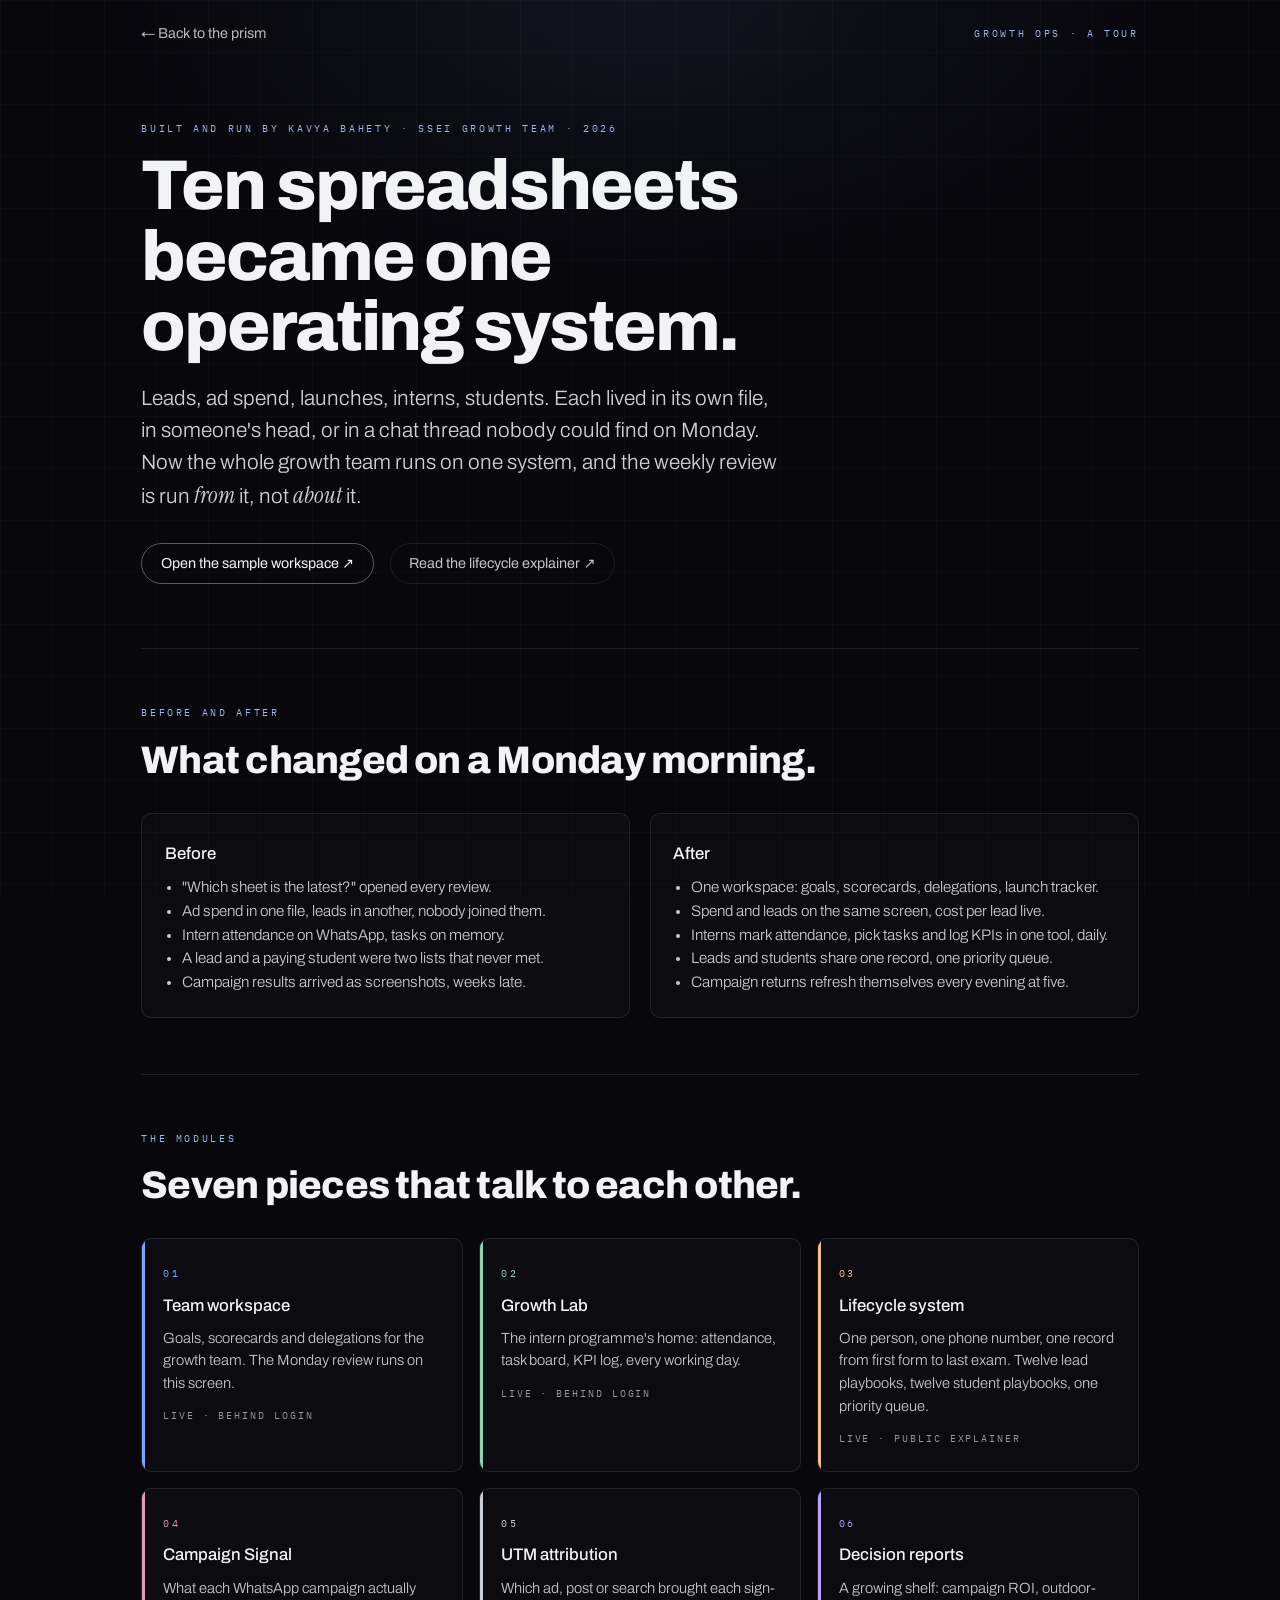
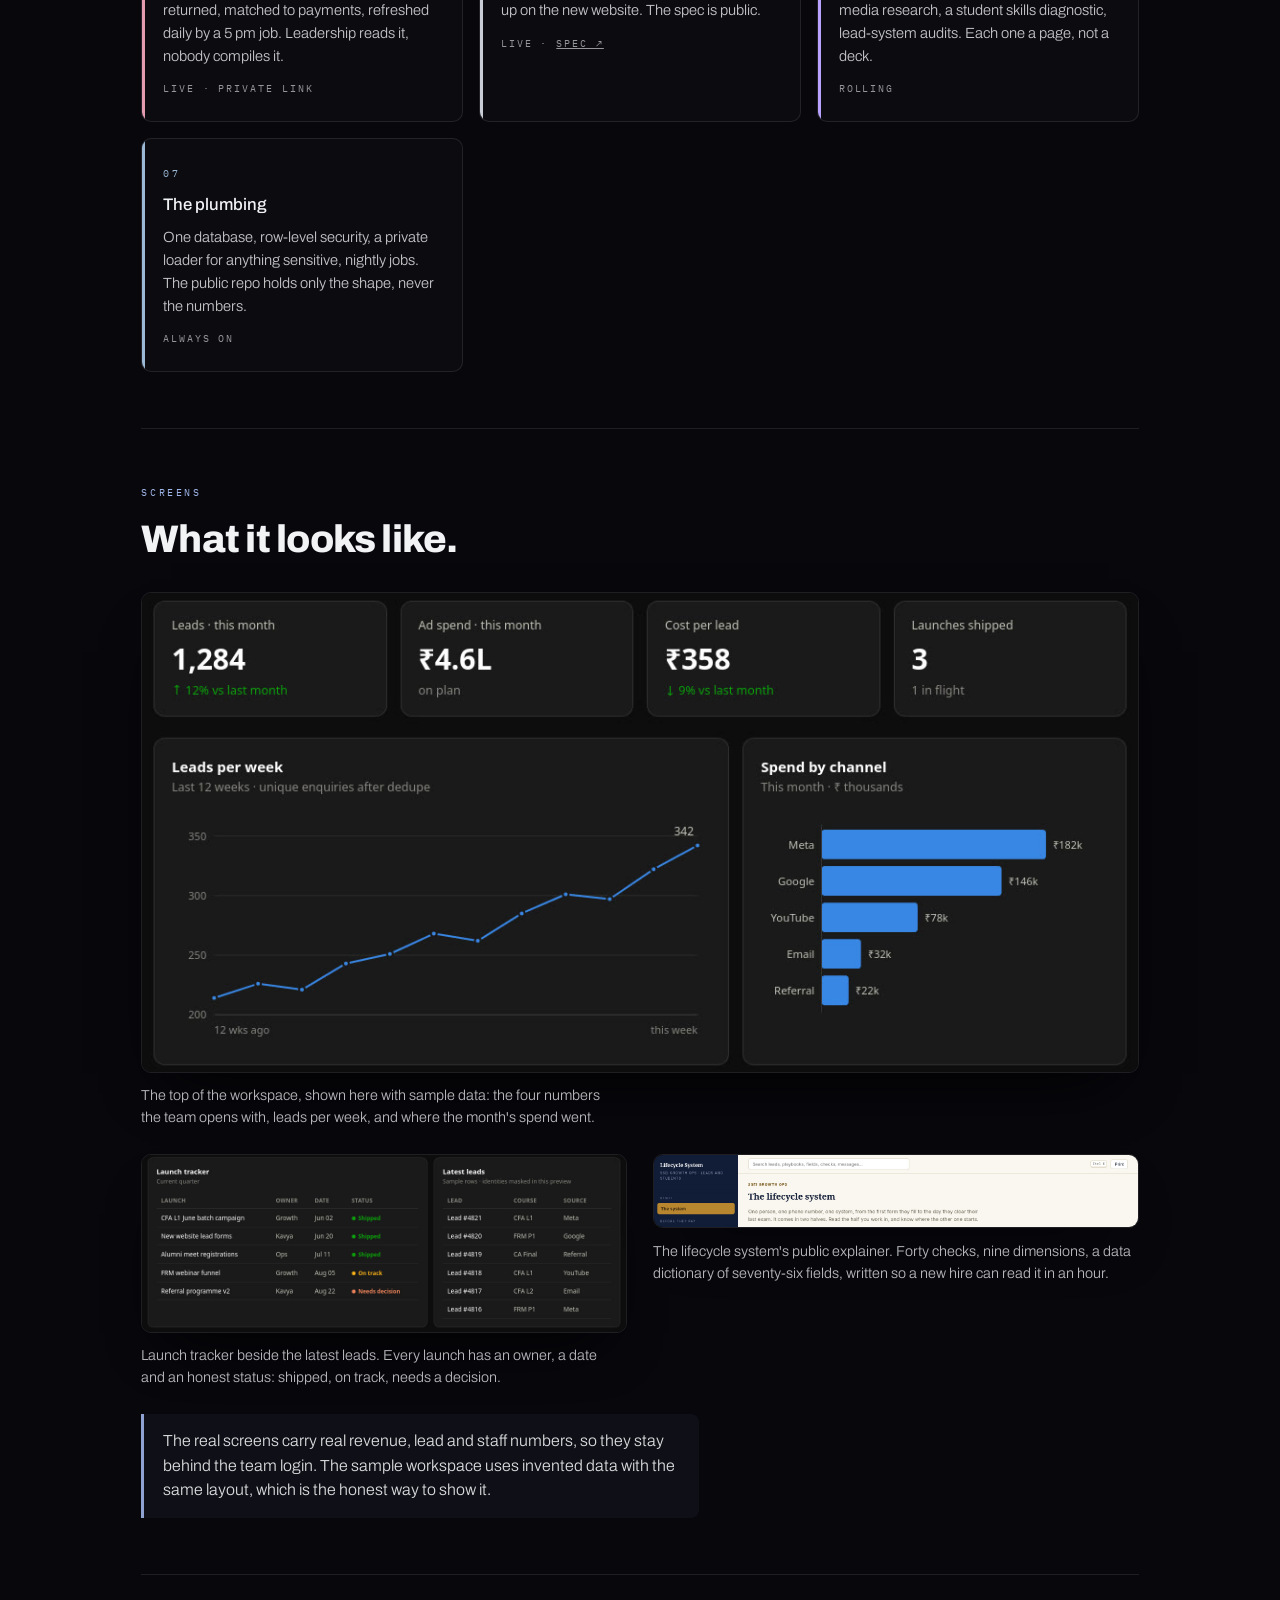
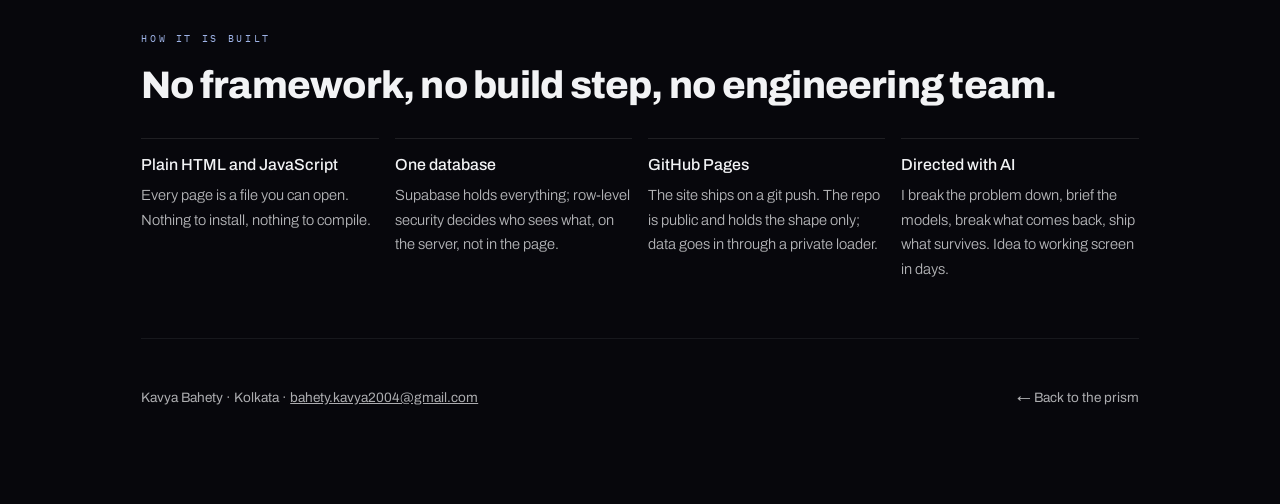
<file: growth-ops/index.html>
<!DOCTYPE html>
<html lang="en">
<head>
<meta charset="UTF-8">
<meta name="viewport" content="width=device-width, initial-scale=1.0">
<title>Growth Ops Dashboard, a tour</title>
<meta name="description" content="How Kavya Bahety turned ten spreadsheets into one operating system for a growth team: modules, screens, and how it is built.">
<meta name="robots" content="noindex">
<link rel="preconnect" href="https://fonts.googleapis.com"><link rel="preconnect" href="https://fonts.gstatic.com" crossorigin>
<link href="https://fonts.googleapis.com/css2?family=Archivo:wght@300;500;800&family=IBM+Plex+Mono:wght@400&family=Instrument+Serif:ital@1&display=swap" rel="stylesheet">
<style>
:root{--bg:#07070c;--ink:#F2F3F5;--soft:rgba(242,243,245,.6);--hair:rgba(242,243,245,.1);--blue:#9FB4E8;--acc:#9BB8D4;--font:"Archivo",system-ui,sans-serif;--mono:"IBM Plex Mono",monospace;--serif:"Instrument Serif",Georgia,serif;--pad:clamp(1.4rem,4vw,4rem)}
*{box-sizing:border-box;margin:0;padding:0}
body{background:var(--bg);color:var(--ink);font-family:var(--font);line-height:1.55;-webkit-font-smoothing:antialiased}
body::before{content:"";position:fixed;inset:0;z-index:0;pointer-events:none;background:radial-gradient(60% 45% at 50% 0%,rgba(159,180,232,.08),transparent 70%),linear-gradient(rgba(255,255,255,.025) 1px,transparent 1px),linear-gradient(90deg,rgba(255,255,255,.025) 1px,transparent 1px);background-size:auto,52px 52px,52px 52px}
a{color:inherit;text-decoration:none}
.mono{font-family:var(--mono);font-size:.64rem;letter-spacing:.26em;text-transform:uppercase;color:var(--blue)}
main{position:relative;z-index:1;max-width:1100px;margin:0 auto;padding:0 var(--pad) 6rem}
header.top{display:flex;justify-content:space-between;align-items:center;padding:1.4rem 0;font-size:.9rem}
header.top a{opacity:.75}header.top a:hover{opacity:1;color:var(--blue)}
.hero{padding:6vh 0 4rem;max-width:46rem}
h1{font-weight:800;letter-spacing:-.03em;font-size:clamp(2.4rem,6vw,4.4rem);line-height:1;margin:.9rem 0 1.2rem}
.lede{font-weight:300;font-size:clamp(1.05rem,1.8vw,1.3rem);opacity:.85;max-width:40rem}
.lede em{font-family:var(--serif);font-style:italic;font-size:1.1em}
.row{display:flex;gap:1rem;flex-wrap:wrap;margin-top:1.8rem}
.btn{border:1px solid rgba(242,243,245,.35);border-radius:999px;padding:.6em 1.3em;font-size:.9rem;transition:.3s}
.btn:hover{background:var(--acc);border-color:var(--acc);color:#05050a}
.btn.ghost{border-color:var(--hair);opacity:.8}
section{padding:3.5rem 0;border-top:1px solid var(--hair)}
h2{font-weight:800;letter-spacing:-.02em;font-size:clamp(1.6rem,3.4vw,2.4rem);margin:.6rem 0 1.4rem}
.before{display:grid;grid-template-columns:1fr 1fr;gap:1.2rem}
.card{border:1px solid var(--hair);border-radius:10px;padding:1.4rem;background:rgba(255,255,255,.02)}
.card h3{font-weight:500;font-size:1.05rem;margin:.3rem 0 .6rem}
.card p,.card li{font-weight:300;opacity:.82;font-size:.95rem}
.card ul{padding-left:1.1rem}
.modules{display:grid;grid-template-columns:repeat(3,1fr);gap:1rem}
.mod{border:1px solid var(--hair);border-radius:10px;padding:1.3rem;background:rgba(255,255,255,.02);position:relative;overflow:hidden;transition:transform .4s,border-color .4s}
.mod:hover{transform:translateY(-3px);border-color:rgba(159,180,232,.45)}
.mod::before{content:"";position:absolute;left:0;top:0;bottom:0;width:3px;background:var(--c,var(--blue))}
.mod .mono{color:var(--c,var(--blue))}
.mod h3{font-weight:500;font-size:1.05rem;margin:.5rem 0 .5rem}
.mod p{font-weight:300;opacity:.8;font-size:.92rem}
.mod .st{display:inline-block;margin-top:.9rem;font-family:var(--mono);font-size:.6rem;letter-spacing:.2em;text-transform:uppercase;opacity:.6}
.shots{display:grid;gap:1.6rem}
figure{margin:0}
figure img{width:100%;display:block;border-radius:10px;border:1px solid var(--hair);box-shadow:0 30px 60px -30px #000}
figcaption{margin-top:.7rem;font-size:.9rem;font-weight:300;opacity:.75;max-width:60ch}
.two{display:grid;grid-template-columns:1fr 1fr;gap:1.6rem}
.how{display:grid;grid-template-columns:repeat(4,1fr);gap:1rem}
.how div{border-top:1px solid var(--hair);padding-top:.9rem}
.how b{display:block;font-weight:500;margin-bottom:.3rem}
.how span{font-weight:300;opacity:.75;font-size:.92rem}
.note{border-left:3px solid var(--blue);padding:.9rem 1.2rem;background:rgba(159,180,232,.06);border-radius:0 8px 8px 0;font-weight:300;opacity:.9;max-width:62ch}
footer{padding-top:3rem;border-top:1px solid var(--hair);display:flex;justify-content:space-between;flex-wrap:wrap;gap:1rem;font-size:.85rem;opacity:.7}
@media(max-width:820px){.before,.two,.modules{grid-template-columns:1fr}.how{grid-template-columns:1fr 1fr}}
</style>
</head>
<body>
<main>
  <header class="top"><a href="../">← Back to the prism</a><span class="mono">Growth Ops · a tour</span></header>

  <div class="hero">
    <p class="mono">Built and run by Kavya Bahety · SSEI growth team · 2026</p>
    <h1>Ten spreadsheets became one operating system.</h1>
    <p class="lede">Leads, ad spend, launches, interns, students. Each lived in its own file, in someone's head, or in a chat thread nobody could find on Monday. Now the whole growth team runs on one system, and the weekly review is run <em>from</em> it, not <em>about</em> it.</p>
    <div class="row">
      <a class="btn" href="https://kavya7439.github.io/growth-ops-preview/" target="_blank" rel="noopener">Open the sample workspace ↗</a>
      <a class="btn ghost" href="https://growthkavya.github.io/growth-ops-dashboard/lifecycle/" target="_blank" rel="noopener">Read the lifecycle explainer ↗</a>
    </div>
  </div>

  <section>
    <p class="mono">Before and after</p>
    <h2>What changed on a Monday morning.</h2>
    <div class="before">
      <div class="card"><h3>Before</h3><ul>
        <li>"Which sheet is the latest?" opened every review.</li>
        <li>Ad spend in one file, leads in another, nobody joined them.</li>
        <li>Intern attendance on WhatsApp, tasks on memory.</li>
        <li>A lead and a paying student were two lists that never met.</li>
        <li>Campaign results arrived as screenshots, weeks late.</li></ul></div>
      <div class="card"><h3>After</h3><ul>
        <li>One workspace: goals, scorecards, delegations, launch tracker.</li>
        <li>Spend and leads on the same screen, cost per lead live.</li>
        <li>Interns mark attendance, pick tasks and log KPIs in one tool, daily.</li>
        <li>Leads and students share one record, one priority queue.</li>
        <li>Campaign returns refresh themselves every evening at five.</li></ul></div>
    </div>
  </section>

  <section>
    <p class="mono">The modules</p>
    <h2>Seven pieces that talk to each other.</h2>
    <div class="modules">
      <div class="mod" style="--c:#7AA2FF"><span class="mono">01</span><h3>Team workspace</h3><p>Goals, scorecards and delegations for the growth team. The Monday review runs on this screen.</p><span class="st">Live · behind login</span></div>
      <div class="mod" style="--c:#8FD0B2"><span class="mono">02</span><h3>Growth Lab</h3><p>The intern programme's home: attendance, task board, KPI log, every working day.</p><span class="st">Live · behind login</span></div>
      <div class="mod" style="--c:#F2C17D"><span class="mono">03</span><h3>Lifecycle system</h3><p>One person, one phone number, one record from first form to last exam. Twelve lead playbooks, twelve student playbooks, one priority queue.</p><span class="st">Live · public explainer</span></div>
      <div class="mod" style="--c:#E39BB0"><span class="mono">04</span><h3>Campaign Signal</h3><p>What each WhatsApp campaign actually returned, matched to payments, refreshed daily by a 5 pm job. Leadership reads it, nobody compiles it.</p><span class="st">Live · private link</span></div>
      <div class="mod" style="--c:#C9CDD6"><span class="mono">05</span><h3>UTM attribution</h3><p>Which ad, post or search brought each sign-up on the new website. The spec is public.</p><span class="st">Live · <a href="https://kavya7439.github.io/utm-attribution-dashboard/" target="_blank" rel="noopener" style="text-decoration:underline">spec ↗</a></span></div>
      <div class="mod" style="--c:#B9A2FF"><span class="mono">06</span><h3>Decision reports</h3><p>A growing shelf: campaign ROI, outdoor-media research, a student skills diagnostic, lead-system audits. Each one a page, not a deck.</p><span class="st">Rolling</span></div>
      <div class="mod" style="--c:#9BB8D4"><span class="mono">07</span><h3>The plumbing</h3><p>One database, row-level security, a private loader for anything sensitive, nightly jobs. The public repo holds only the shape, never the numbers.</p><span class="st">Always on</span></div>
    </div>
  </section>

  <section>
    <p class="mono">Screens</p>
    <h2>What it looks like.</h2>
    <div class="shots">
      <figure><img src="img/workspace-metrics.jpg" alt="Workspace metrics: leads this month, ad spend, cost per lead, launches shipped, with charts of leads per week and spend by channel"><figcaption>The top of the workspace, shown here with sample data: the four numbers the team opens with, leads per week, and where the month's spend went.</figcaption></figure>
      <div class="two">
        <figure><img src="img/workspace-tracker.jpg" alt="Launch tracker with owners, dates and status, beside a masked latest-leads table"><figcaption>Launch tracker beside the latest leads. Every launch has an owner, a date and an honest status: shipped, on track, needs a decision.</figcaption></figure>
        <figure><img src="img/lifecycle-top.jpg" alt="The lifecycle system explainer: sidebar of modules, title and introduction"><figcaption>The lifecycle system's public explainer. Forty checks, nine dimensions, a data dictionary of seventy-six fields, written so a new hire can read it in an hour.</figcaption></figure>
      </div>
    </div>
    <p class="note" style="margin-top:1.6rem">The real screens carry real revenue, lead and staff numbers, so they stay behind the team login. The sample workspace uses invented data with the same layout, which is the honest way to show it.</p>
  </section>

  <section>
    <p class="mono">How it is built</p>
    <h2>No framework, no build step, no engineering team.</h2>
    <div class="how">
      <div><b>Plain HTML and JavaScript</b><span>Every page is a file you can open. Nothing to install, nothing to compile.</span></div>
      <div><b>One database</b><span>Supabase holds everything; row-level security decides who sees what, on the server, not in the page.</span></div>
      <div><b>GitHub Pages</b><span>The site ships on a git push. The repo is public and holds the shape only; data goes in through a private loader.</span></div>
      <div><b>Directed with AI</b><span>I break the problem down, brief the models, break what comes back, ship what survives. Idea to working screen in days.</span></div>
    </div>
  </section>

  <footer><span>Kavya Bahety · Kolkata · <a href="mailto:bahety.kavya2004@gmail.com" style="text-decoration:underline">bahety.kavya2004@gmail.com</a></span><a href="../">← Back to the prism</a></footer>
</main>
</body>
</html>
</file>
<file: styles.css>
/* ============================================================
   KAVYA — THE PRISM
   Pure black, hairline blueprint scaffolding, glass light.
   Editorial type. The prism is the only bright thing.
   ============================================================ */
:root {
  --bg: #040406;
  --ink: #F2F3F5;
  --soft: rgba(242, 243, 245, 0.55);
  --hair: rgba(242, 243, 245, 0.1);
  --silver: #C9CDD6;
  --blue: #9FB4E8;
  --accent: #9FB4E8;
  --ease: cubic-bezier(0.6, 0.02, 0.05, 1);
  --font-d: "Archivo", "Helvetica Neue", Arial, sans-serif;
  --font-s: "Instrument Serif", Georgia, serif;
  --font-m: "IBM Plex Mono", Consolas, monospace;
  --pad: clamp(1.4rem, 4vw, 4rem);
}

* { margin: 0; padding: 0; box-sizing: border-box; }
html { scroll-behavior: smooth; }
body {
  background: var(--bg); color: var(--ink);
  font-family: var(--font-d); font-size: 16px; line-height: 1.55;
  -webkit-font-smoothing: antialiased; overflow-x: hidden;
}
/* atmosphere: faint blue depth, top light */
body::before {
  content: ""; position: fixed; inset: 0; z-index: 0; pointer-events: none;
  background:
    radial-gradient(60% 45% at 50% 0%, rgba(159, 180, 232, 0.07), transparent 70%),
    radial-gradient(80% 60% at 50% 110%, rgba(20, 28, 52, 0.5), transparent 70%);
}
body::after { /* grain */
  content: ""; position: fixed; inset: -50%; z-index: 70; pointer-events: none; opacity: 0.04;
  background-image: url("data:image/svg+xml,%3Csvg xmlns='http://www.w3.org/2000/svg' width='120' height='120'%3E%3Cfilter id='n'%3E%3CfeTurbulence type='fractalNoise' baseFrequency='.9'/%3E%3C/filter%3E%3Crect width='120' height='120' filter='url(%23n)'/%3E%3C/svg%3E");
}
::selection { background: var(--blue); color: #05050a; }
a { color: inherit; text-decoration: none; }
button { font-family: inherit; cursor: pointer; color: inherit; background: none; border: 0; }
:focus-visible { outline: 1.5px solid var(--blue); outline-offset: 4px; }

.mono { font-family: var(--font-m); font-size: 0.62rem; letter-spacing: 0.3em; text-transform: uppercase; }
.serif { font-family: var(--font-s); font-style: italic; }
.ph { font-family: var(--font-m); font-size: 0.8em; color: var(--blue); border-bottom: 1px dashed var(--blue); padding: 0 0.2em; }
.sr-only { position: absolute; width: 1px; height: 1px; overflow: hidden; clip: rect(0 0 0 0); }
.skip {
  position: fixed; top: -3rem; left: 1rem; z-index: 300;
  background: var(--blue); color: #05050a; padding: 0.6em 1.2em; border-radius: 4px;
  font-size: 0.85rem; transition: top 0.2s;
}
.skip:focus-visible { top: 1rem; }

/* ── loader: a single triangle draws itself ────────────────── */
#loader {
  position: fixed; inset: 0; z-index: 200; background: var(--bg);
  display: grid; place-items: center;
  transition: opacity 0.8s var(--ease), visibility 0.8s;
}
#loader.done { opacity: 0; visibility: hidden; }
#loader .tri {
  width: 74px; height: 64px;
  clip-path: polygon(0 0, 100% 0, 50% 100%);
  background: linear-gradient(160deg, rgba(255,255,255,0.5), rgba(159,180,232,0.15));
  animation: triin 1.4s var(--ease) both, trispin 3s linear infinite 1.2s;
}
@keyframes triin { from { opacity: 0; transform: scale(0.6) rotate(-14deg); } }
@keyframes trispin { 50% { transform: rotateY(180deg); } 100% { transform: rotateY(360deg); } }

/* ── blueprint scaffold ────────────────────────────────────── */
#room { position: fixed; inset: 0; width: 100vw; height: 100vh; z-index: 0; pointer-events: none; }
/* water ripple field: low-res sim, upscaled soft */
#ripple {
  position: fixed; inset: 0; width: 100vw; height: 100vh; z-index: 65;
  pointer-events: none; mix-blend-mode: screen; opacity: 0.85;
  filter: blur(1.6px); image-rendering: auto;
}
/* WebGL owns the big word; DOM copy stays for fallback only */
body.webgl #big { visibility: hidden; }
body.webgl #room { visibility: hidden; }
/* the revolving PROOF OF WORK panel carries this line in WebGL */
body.webgl #worksub { display: none; }
/* boot: page chrome fades in after the dolly-in settles */
#topnav, #progress { transition: opacity 1.1s var(--ease) 0.15s; }
body.webgl:not(.ready) #topnav,
body.webgl:not(.ready) #progress,
body.webgl:not(.ready) #cue,
body.webgl:not(.ready) #tagline { opacity: 0; }
/* water ripple field: soft light waves over the whole screen */
#ripple {
  position: fixed; inset: 0; width: 100vw; height: 100vh; z-index: 65;
  pointer-events: none; mix-blend-mode: screen; opacity: 0.85;
  filter: blur(2px);
}
/* the word lives inside WebGL when available */
body.webgl #big { visibility: hidden; }
body.webgl #room { visibility: hidden; }
#scaffold {
  position: fixed; inset: 0; width: 100%; height: 100%;
  z-index: 1; pointer-events: none; opacity: 0.5;
}
#scaffold line, #scaffold circle {
  stroke: rgba(242, 243, 245, 0.07); stroke-width: 1; fill: none;
  stroke-dasharray: 3000; stroke-dashoffset: 3000;
  animation: drawin 3s var(--ease) 0.6s forwards;
}
#scaffold .dash { stroke-dasharray: 4 7; animation: fadein 2.4s 1.2s forwards; opacity: 0; }
@keyframes drawin { to { stroke-dashoffset: 0; } }
@keyframes fadein { to { opacity: 1; } }

/* ── runway + stage ────────────────────────────────────────── */
#runway { height: 950vh; }
#pin { position: fixed; inset: 0; z-index: 2; }
#stage { position: absolute; inset: 0; width: 100%; height: 100%; z-index: 3; pointer-events: none; }

/* ── the word ──────────────────────────────────────────────── */
#big {
  position: absolute; inset: 0; z-index: 2;
  display: grid; place-items: center;
  filter: url(#liquid);
  pointer-events: none;
}
#big .word {
  grid-area: 1 / 1;
  display: flex; align-items: center;
  font-weight: 800; letter-spacing: 0.06em; line-height: 1;
  font-size: clamp(4.4rem, 16vw, 15rem);
  color: #ffffff;
  text-shadow:
    0 0 18px rgba(255, 255, 255, 0.35),
    0 0 70px rgba(159, 180, 232, 0.28),
    0 0 140px rgba(106, 79, 216, 0.18);
}
#big .vgap { width: clamp(90px, 22vmin, 260px); }
#big .ch { display: inline-block; will-change: transform, opacity, filter; }
#w-work .ch { opacity: 0; }

#tagline {
  position: absolute; left: 50%; bottom: 18vh; transform: translateX(-50%);
  z-index: 4; opacity: 0.9; transition: opacity 0.6s; font-size: 0.78rem; letter-spacing: 0.22em;
  width: max-content; max-width: 90vw; text-align: center;
}
#worksub {
  position: absolute; left: 50%; top: 14vh; transform: translateX(-50%);
  z-index: 4; opacity: 0; color: #c7d4f2;
  width: max-content; max-width: min(92vw, 52rem); text-align: center;
  font-size: clamp(0.8rem, 1.5vw, 1rem); line-height: 1.6;
}
body:not([data-act="hero"]) #tagline { opacity: 0; }

/* scroll cue: a thin light line that grows, Alche-style */
#cue {
  position: absolute; left: 50%; bottom: 4.5vh; transform: translateX(-50%);
  z-index: 4; display: grid; justify-items: center; gap: 0.7rem;
  opacity: 0.7; transition: opacity 0.6s;
}
#cue i {
  width: 1px; height: 44px; display: block;
  background: linear-gradient(180deg, transparent, var(--ink));
  animation: cuegrow 2.2s var(--ease) infinite;
  transform-origin: top;
}
@keyframes cuegrow { 0% { transform: scaleY(0); } 55% { transform: scaleY(1); } 100% { transform: scaleY(1); opacity: 0; } }
body:not([data-act="hero"]):not([data-act="morph"]) #cue { opacity: 0; }

/* ── acts: shared behaviour ────────────────────────────────── */
.act {
  position: absolute; inset: 0; z-index: 4;
  display: grid; place-content: center; text-align: center;
  padding: 0 var(--pad);
  opacity: 0; transform: translateY(30px); filter: blur(10px);
  transition: opacity 0.7s var(--ease), transform 0.7s var(--ease), filter 0.7s var(--ease);
  pointer-events: none;
}
.act.side { place-content: center start; text-align: left; max-width: 46rem; }
body[data-act="philosophy"] #philo,
body[data-act="about"] #about,
body[data-act="process"] #process,
body[data-act="cta"] #cta,
body[data-act="footer"] #footer {
  opacity: 1; transform: none; filter: none; pointer-events: auto;
}

/* philosophy */
#philo .big-serif {
  font-family: var(--font-s); font-style: italic;
  font-size: clamp(1.9rem, 4.6vw, 3.8rem); line-height: 1.15; max-width: 22ch;
}
#philo .sub { margin-top: 1.2rem; opacity: 0.82; font-size: clamp(1rem, 2vw, 1.3rem); }

/* about: photo card + text, prism parks on the right */
#about { left: 6vw; max-width: 60rem; grid-template-columns: auto 1fr; gap: clamp(1.6rem, 4vw, 3.6rem); align-items: center; }
#about h2 { font-weight: 800; letter-spacing: -0.02em; font-size: clamp(2rem, 5vw, 3.6rem); }
#about .meta { color: var(--blue); margin: 0.6rem 0 1.4rem; }
#about .lines p { max-width: 44ch; opacity: 0.78; margin-bottom: 0.8rem; font-weight: 300; font-size: clamp(1rem, 1.8vw, 1.2rem); }
#about .me {
  position: relative; width: clamp(150px, 20vw, 260px); aspect-ratio: 4 / 5; margin: 0;
  border-radius: 18px; padding: 6px;
  background: conic-gradient(from var(--spin, 0deg), #6a4fd8, #3e5fbf, #8fd0b2, #f2c17d, #e39bb0, #6a4fd8);
  animation: spinborder 9s linear infinite;
  transform: rotate(-4deg); transition: transform 0.6s var(--ease);
  box-shadow: 0 30px 60px -20px rgba(0, 0, 0, 0.8);
}
#about .me:hover { transform: rotate(0deg) scale(1.03); }
#about .me img { width: 100%; height: 100%; object-fit: cover; border-radius: 13px; display: block; background: #101018; }
#about .me figcaption {
  position: absolute; left: 50%; bottom: -0.9rem; transform: translateX(-50%) rotate(2deg);
  background: var(--ink); color: #05050a; padding: 0.45em 0.9em; border-radius: 999px; white-space: nowrap;
  font-size: 0.58rem;
}
@property --spin { syntax: "<angle>"; inherits: false; initial-value: 0deg; }
@keyframes spinborder { to { --spin: 360deg; } }
#about.nophoto .me { display: none; }
#about.nophoto { grid-template-columns: 1fr; }

/* process: text sits above the prism and its fragments */
#process { place-content: start center; padding-top: 13vh; }
#process .pwords { display: flex; gap: clamp(1rem, 4vw, 3rem); flex-wrap: wrap; justify-content: center; }
#process .pw {
  font-weight: 300; letter-spacing: 0.18em; text-transform: uppercase;
  font-size: clamp(0.9rem, 2vw, 1.25rem); opacity: 0;
  transition: opacity 0.8s var(--ease) var(--d, 0ms);
}
body[data-act="process"] #process .pw { opacity: 0.85; }
#process .sub { margin-top: 2rem; opacity: 0.82; font-size: clamp(0.95rem, 1.8vw, 1.15rem); }

/* cta */
#cta h2 { font-weight: 800; letter-spacing: -0.03em; font-size: clamp(2.2rem, 6vw, 5rem); line-height: 1; max-width: 16ch; }
#cta .sub { margin: 1rem 0 2rem; opacity: 0.82; }
#cta .cta-links { display: flex; gap: 2rem; justify-content: center; margin-top: 1.6rem; flex-wrap: wrap; }
#cta .cta-links a {
  font-size: 0.9rem; letter-spacing: 0.06em; opacity: 0.75; padding: 0.5em 1.1em;
  border: 1px solid var(--hair); border-radius: 999px; transition: opacity 0.3s, border-color 0.3s, color 0.3s;
}
#cta .cta-links a:hover { opacity: 1; border-color: var(--accent); color: var(--accent); }
#cta .mail {
  font-size: clamp(1.1rem, 2.6vw, 1.8rem); font-weight: 300; letter-spacing: 0.02em;
  border-bottom: 1px solid var(--soft); padding-bottom: 0.2em;
  transition: color 0.3s, border-color 0.3s;
}
#cta .mail:hover { color: var(--blue); border-color: var(--blue); }

/* footer */
#footer .wordmark { font-weight: 800; letter-spacing: 0.14em; font-size: clamp(1.4rem, 3vw, 2rem); display: flex; align-items: center; justify-content: center; gap: 0.2em; }
.tri-inline {
  width: 0.72em; height: 0.66em; display: inline-block;
  clip-path: polygon(0 0, 100% 0, 50% 100%);
  background: linear-gradient(160deg, rgba(255,255,255,0.75), rgba(159,180,232,0.25));
  margin: 0 0.32em; vertical-align: middle; transform: translateY(-0.06em);
}
.tri-inline.small { width: 0.8em; height: 0.72em; }
#footer .final { font-size: clamp(1.1rem, 2.4vw, 1.6rem); opacity: 0.75; margin: 1.6rem 0 2.2rem; max-width: 34ch; }
#footer .flinks { display: flex; gap: 2.4rem; justify-content: center; }
#footer .flinks a {
  font-size: 0.85rem; letter-spacing: 0.1em; text-transform: uppercase; opacity: 0.65;
  border-bottom: 1px solid transparent; padding-bottom: 0.2em;
  transition: opacity 0.3s, border-color 0.3s;
}
#footer .flinks a:hover { opacity: 1; border-color: var(--ink); }
#footer .fmeta { margin-top: 2.4rem; opacity: 0.55; }

/* ── projects ──────────────────────────────────────────────── */
#pcards { position: absolute; inset: 0; z-index: 4; pointer-events: none; }
.pcard {
  position: absolute; left: var(--pad); top: 50%;
  transform: translateY(-50%) translateY(30px);
  width: min(34rem, 46vw);
  opacity: 0; filter: blur(10px);
  transition: opacity 0.7s var(--ease), transform 0.7s var(--ease), filter 0.7s var(--ease);
}
.pcard.on { opacity: 1; transform: translateY(-50%); filter: none; pointer-events: auto; }
.pcard .ghost {
  position: absolute; top: -22vh; left: -2vw; z-index: -1;
  font-weight: 800; font-size: clamp(9rem, 24vw, 20rem); line-height: 1;
  color: transparent; -webkit-text-stroke: 1px rgba(242,243,245,0.07);
}
.pframe {
  width: 100%; aspect-ratio: 16 / 9.4; border-radius: 6px; position: relative;
  background:
    radial-gradient(90% 120% at 20% 0%, color-mix(in srgb, var(--pa) 18%, transparent), transparent 60%),
    linear-gradient(160deg, #101018, #07070c);
  background-size: cover; background-position: center;
  border: 1px solid var(--hair);
  overflow: hidden;
  transition: transform 0.6s var(--ease);
}
.pframe::after {
  content: ""; position: absolute; inset: 0;
  background-image: linear-gradient(rgba(255,255,255,0.045) 1px, transparent 1px),
    linear-gradient(90deg, rgba(255,255,255,0.045) 1px, transparent 1px);
  background-size: 48px 48px;
}
.pcard:hover .pframe { transform: perspective(900px) rotateX(2.5deg) rotateY(-3deg) scale(1.015); }
.pframe-note { position: absolute; bottom: 0.9rem; right: 1rem; opacity: 0.3; letter-spacing: 0.18em; }
.pmeta { margin-top: 1.3rem; }
.pnum { color: var(--accent); transition: color 0.6s; }
.pmeta h2 { font-weight: 800; letter-spacing: -0.02em; font-size: clamp(1.5rem, 3.2vw, 2.4rem); margin: 0.5rem 0 0.3rem; }
.pcat { opacity: 0.72; margin-bottom: 0.7rem; }
.pdesc { font-weight: 300; opacity: 0.9; max-width: 44ch; margin-bottom: 1rem; }
.plinks { display: flex; gap: 1.6rem; }
.lnk {
  font-size: 0.82rem; letter-spacing: 0.08em; text-transform: uppercase; opacity: 0.8;
  border-bottom: 1px solid var(--hair); padding-bottom: 0.2em;
  transition: color 0.3s, border-color 0.3s;
}
.lnk:hover { color: var(--accent); border-color: var(--accent); }

/* ── chrome ────────────────────────────────────────────────── */
#topnav { position: fixed; top: 1.4rem; right: var(--pad); z-index: 90; display: flex; gap: 1.6rem; align-items: center; }
#topnav a { font-size: 0.92rem; font-weight: 500; letter-spacing: 0.01em; opacity: 0.8; transition: opacity 0.3s, color 0.3s; }
#topnav a:hover { opacity: 1; color: var(--accent); }
#progress {
  position: fixed; left: calc(var(--pad) * 0.45); top: 50%; transform: translateY(-50%);
  width: 1px; height: 32vh; background: var(--hair); z-index: 90;
}
#progress i {
  display: block; width: 100%; height: 0;
  background: linear-gradient(180deg, var(--accent), rgba(255,255,255,0.9));
  transition: background 0.6s;
}

/* cursor light: bends the atmosphere */
#cursorlight {
  position: fixed; left: 0; top: 0; z-index: 5; pointer-events: none;
  width: 340px; height: 340px; margin: -170px 0 0 -170px; border-radius: 50%;
  background: radial-gradient(circle, color-mix(in srgb, var(--accent) 16%, transparent), transparent 62%);
  mix-blend-mode: screen; transition: background 0.8s;
}
.ripple {
  position: fixed; z-index: 6; pointer-events: none;
  width: 12px; height: 12px; margin: -6px 0 0 -6px; border-radius: 50%;
  border: 1px solid rgba(190, 205, 245, 0.5);
  animation: rip 0.9s var(--ease) forwards;
}
@keyframes rip { to { transform: scale(16); opacity: 0; } }

/* ── fallback + doc ────────────────────────────────────────── */
.sr-only-until-fallback { position: absolute; width: 1px; height: 1px; overflow: hidden; clip: rect(0 0 0 0); }
body.fallback #pin, body.fallback #runway, body.fallback #cue, body.fallback #cursorlight { display: none; }
body.fallback .sr-only-until-fallback {
  position: static; width: auto; height: auto; clip: auto; overflow: visible;
  display: block; max-width: 46rem; margin: 7rem auto; padding: 0 1.4rem;
}
body.fallback #doc h1 { font-size: 2rem; line-height: 1.1; margin-bottom: 1rem; }
body.fallback #doc article { border-top: 1px solid var(--hair); margin-top: 1.6rem; padding-top: 1rem; }
body.fallback #doc a { color: var(--blue); }

#topnav .pill {
  border: 1px solid rgba(242,243,245,0.4); border-radius: 999px;
  padding: 0.5em 1.2em; opacity: 0.95; background: rgba(242,243,245,0.06);
}
#topnav .pill:hover { background: var(--accent); border-color: var(--accent); color: #05050a; opacity: 1; }

/* desktop: the curved WebGL screen is the project visual */
@media (min-width: 901px) { .pframe { display: none; } .pcard .ghost { display: none; } }

/* ── reduced motion ────────────────────────────────────────── */
@media (prefers-reduced-motion: reduce) {
  html { scroll-behavior: auto; }
  * { transition-duration: 0.01ms !important; animation-duration: 0.01ms !important; }
  #big { filter: none; }
  #scaffold line, #scaffold circle { animation: none; stroke-dashoffset: 0; opacity: 1; }
  #cursorlight, .ripple { display: none; }
}

/* ── responsive ────────────────────────────────────────────── */
@media (max-width: 900px) {
  .pframe { background-size: 100% auto; background-position: 0% 0%; }
  .pcard.on .pframe { animation: sitescroll 9s ease-in-out infinite alternate; }
  .pcard { width: min(30rem, 84vw); left: 50%; top: auto; bottom: 6vh; transform: translate(-50%, 30px); }
  .pcard.on { transform: translate(-50%, 0); }
  .pcard .ghost { top: -16vh; font-size: 24vw; }
  #about { left: 0; padding: 0 var(--pad); }
  #about { grid-template-columns: 1fr; gap: 1.6rem; justify-items: start; }
  #about .me { width: clamp(120px, 34vw, 180px); }
}
@media (max-width: 600px) {
  #topnav { gap: 1rem; }
  #topnav a { font-size: 0.82rem; }
  #big .word { font-size: clamp(3rem, 17vw, 5rem); }
  #big .vgap { width: 26vw; }
  #progress, #actname { display: none; }
  .pframe { aspect-ratio: 16 / 10; }
  .pcard { bottom: 3.5vh; }
  .pmeta h2 { font-size: 1.4rem; }
  .pdesc { font-size: 0.9rem; }
}
@media (max-height: 760px) {
  .pcard .ghost { display: none; }
  #tagline { bottom: 12vh; }
}
@media print { #pin, #runway, #scaffold, #cursorlight { display: none !important; } }

@keyframes sitescroll { from { background-position-y: 0%; } to { background-position-y: 100%; } }
</file>
<file: barely-chartered/styles.css>
/* ============================================
   barely chartered v5
   ============================================ */

:root {
  --bg: #000000;
  --bg-elev: #0A0A0A;
  --bg-card-top: #1B1B1B;
  --bg-card-bot: #050505;

  --border: rgba(255, 255, 255, 0.07);
  --border-strong: rgba(255, 255, 255, 0.16);

  --text: #FAFAFA;
  --text-dim: #B5B5B5;
  --text-muted: #707078;
  --text-faint: #3A3A40;

  --pop: #D4FF3F;
  --pop-soft: rgba(212, 255, 63, 0.14);

  --red: #FF4438;
  --red-soft: rgba(255, 68, 56, 0.12);

  --paper-bg: #0F0F0F;        /* DARK newspaper */
  --paper-ink: #EFE9DD;
  --paper-rule: rgba(239, 233, 221, 0.4);

  --envelope: #EFE9DD;
  --envelope-shadow: #C9C0A8;

  --ig-grad: linear-gradient(45deg, #F09433 0%, #E6683C 25%, #DC2743 50%, #CC2366 75%, #BC1888 100%);

  --font-display: 'Bricolage Grotesque', 'Inter', sans-serif;
  --font-body:    'Inter', -apple-system, sans-serif;
  --font-mono:    'JetBrains Mono', 'SF Mono', monospace;

  --ease: cubic-bezier(0.16, 1, 0.3, 1);

  --max: 1240px;
  --pad-x: clamp(20px, 5vw, 80px);
}

*, *::before, *::after { box-sizing: border-box; margin: 0; padding: 0; }
html { scroll-behavior: smooth; scroll-padding-top: 88px; }
body {
  font-family: var(--font-body);
  background: var(--bg);
  color: var(--text);
  font-size: 16px;
  line-height: 1.6;
  -webkit-font-smoothing: antialiased;
  -moz-osx-font-smoothing: grayscale;
  overflow-x: hidden;
}

a { color: inherit; text-decoration: none; }
button { font-family: inherit; cursor: pointer; border: none; background: none; color: inherit; }
ul, ol { list-style: none; }
input, textarea, select, button { font: inherit; }

.accent {
  font-family: var(--font-display);
  font-variation-settings: 'wght' 400, 'wdth' 110;
  color: var(--text-muted);
}

.mono { font-family: var(--font-mono); }
.pop { color: var(--pop); }
.muted { color: var(--text-muted); }

::selection { background: var(--pop); color: var(--bg); }

/* skip link for a11y */
.skip-link {
  position: absolute;
  left: -9999px;
  z-index: 9999;
  background: var(--pop);
  color: var(--bg);
  padding: 12px 20px;
  border-radius: 6px;
  font-family: var(--font-mono);
  font-size: 13px;
}
.skip-link:focus { left: 16px; top: 16px; }

/* shared focus state */
:focus-visible {
  outline: 2px solid var(--pop);
  outline-offset: 3px;
  border-radius: 4px;
}

/* ============================================
   ambient cursor light
   ============================================ */

.cursor-light {
  position: fixed;
  width: 700px; height: 700px;
  border-radius: 50%;
  background: radial-gradient(circle, rgba(255, 255, 255, 0.025) 0%, transparent 60%);
  pointer-events: none;
  z-index: 1;
  transform: translate(-50%, -50%);
  transition: opacity 0.5s ease;
  opacity: 0;
  mix-blend-mode: screen;
}
body:hover .cursor-light { opacity: 1; }
@media (hover: none) { .cursor-light { display: none; } }

/* reveal */
.reveal { opacity: 0; transform: translateY(34px); filter: blur(7px); transition: opacity 1.05s var(--ease), transform 1.05s var(--ease), filter 1.05s var(--ease); }
.reveal.in { opacity: 1; transform: translateY(0); filter: blur(0); }

/* ============================================
   INTRO — the email from CFA Institute
   ============================================ */

.intro {
  position: fixed;
  inset: 0;
  z-index: 1000;
  background: radial-gradient(ellipse at 50% 32%, #131313 0%, #000 68%);
  display: flex;
  align-items: center;
  justify-content: center;
  cursor: pointer;
  overflow: hidden;
  perspective: 1500px;
}

.intro-flash {
  position: absolute; inset: 0;
  background: var(--pop);
  pointer-events: none;
  opacity: 0;
  z-index: 60;
  mix-blend-mode: screen;
}
.intro.opening .intro-flash { animation: intro-flash 0.75s 0.8s cubic-bezier(0.4, 0, 0.2, 1) forwards; }
@keyframes intro-flash { 0% { opacity: 0; } 20% { opacity: 0.55; } 100% { opacity: 0; } }

.intro-inbox {
  display: flex;
  flex-direction: column;
  align-items: center;
  gap: 28px;
  transition: transform 1.6s cubic-bezier(0.6, 0, 0.05, 1), opacity 0.6s ease;
  transform-style: preserve-3d;
}
.intro.opening .intro-inbox { transform: scale(1.06) translateY(-8px); }

.intro-notif {
  display: inline-flex; align-items: center; gap: 9px;
  font-family: var(--font-mono);
  font-size: 12px; letter-spacing: 0.14em; text-transform: uppercase;
  color: var(--text-dim);
  padding: 9px 16px;
  border: 1px solid var(--border-strong);
  border-radius: 100px;
  background: rgba(255, 255, 255, 0.02);
  -webkit-backdrop-filter: blur(8px); backdrop-filter: blur(8px);
  animation: intro-notif-in 0.9s var(--ease) both;
}
.intro-notif-dot {
  width: 7px; height: 7px; border-radius: 50%;
  background: var(--pop); box-shadow: 0 0 10px var(--pop);
  animation: pulse 1.4s infinite;
}
.intro.opening .intro-notif { opacity: 0; transition: opacity 0.4s ease; }
@keyframes intro-notif-in { from { opacity: 0; transform: translateY(-12px); } to { opacity: 1; transform: none; } }

.intro-env {
  position: relative;
  width: min(80vw, 450px);
  aspect-ratio: 7 / 4.3;
  border-radius: 12px;
  background: linear-gradient(180deg, #F4EFE3 0%, #E6DECB 100%);
  box-shadow:
    0 55px 110px -22px rgba(0, 0, 0, 0.72),
    0 0 100px -30px rgba(212, 255, 63, 0.25),
    inset 0 0 0 1px rgba(255, 255, 255, 0.35);
  transform-style: preserve-3d;
  transition: box-shadow 0.6s var(--ease);
  animation: intro-env-float 5.5s ease-in-out infinite;
}
.intro-env:hover {
  box-shadow:
    0 65px 130px -22px rgba(0, 0, 0, 0.78),
    0 0 130px -20px rgba(212, 255, 63, 0.42),
    inset 0 0 0 1px rgba(255, 255, 255, 0.5);
}
@keyframes intro-env-float {
  0%, 100% { transform: translateY(0) rotateX(2.5deg); }
  50% { transform: translateY(-12px) rotateX(0deg); }
}
.intro.opening .intro-env { animation: none; }

.ienv-body {
  position: absolute; inset: 0;
  padding: 0 32px 26px;
  display: flex; flex-direction: column; justify-content: flex-end; gap: 2px;
  color: #1A1A1A; font-family: var(--font-body); z-index: 2;
  transition: opacity 0.35s var(--ease);
}
.intro.opening .ienv-body { opacity: 0; }
.ienv-stamp {
  position: absolute; top: 18px; right: 22px;
  width: 54px; height: 62px; background: #fff;
  border: 1px dashed rgba(0, 0, 0, 0.4); transform: rotate(7deg);
  display: flex; flex-direction: column; align-items: center; justify-content: center;
  font-family: var(--font-mono); color: #1E3A5F; font-weight: 700; font-size: 15px;
  z-index: 3;
}
.ienv-stamp-sub { font-size: 8px; color: #666; margin-top: 3px; letter-spacing: 0.1em; }
.ienv-lbl { font-family: var(--font-mono); font-size: 9px; letter-spacing: 0.14em; text-transform: uppercase; color: #8a8378; }
.ienv-name { font-family: var(--font-display); font-variation-settings: 'wght' 600, 'wdth' 96; font-size: 19px; color: #1A1A1A; }
.ienv-sub { font-style: italic; font-size: 12px; color: #6a6459; margin-top: 12px; padding-top: 12px; border-top: 1px dashed rgba(0, 0, 0, 0.18); }

.ienv-flap {
  position: absolute; top: 0; left: 0; right: 0; height: 60%;
  background: linear-gradient(180deg, #EFE9DD 0%, #DBD1BA 100%);
  clip-path: polygon(0 0, 100% 0, 50% 100%);
  transform-origin: top center; z-index: 5;
  display: flex; align-items: flex-start; justify-content: center; padding-top: 14px;
  transition: transform 0.85s var(--ease);
  box-shadow: 0 3px 12px rgba(0, 0, 0, 0.1);
}
.intro.opening .ienv-flap { transform: rotateX(-178deg); z-index: 1; }
.ienv-seal {
  width: 46px; height: 46px; border-radius: 50%;
  background: radial-gradient(circle at 35% 30%, #ff6f63, var(--red));
  color: #fff; display: flex; align-items: center; justify-content: center;
  font-family: var(--font-mono); font-weight: 700; font-size: 13px; letter-spacing: -0.04em;
  box-shadow: 0 3px 12px rgba(0, 0, 0, 0.32), inset 0 -2px 5px rgba(0, 0, 0, 0.25);
  transition: transform 0.4s var(--ease), opacity 0.4s ease;
}
.intro.opening .ienv-seal { transform: scale(1.8); opacity: 0; }

.ienv-letter {
  position: absolute; left: 9%; right: 9%; top: 26%;
  background: #fff; border-radius: 9px; padding: 20px 22px;
  box-shadow: 0 22px 55px -14px rgba(0, 0, 0, 0.55);
  z-index: 2; opacity: 0; transform: translateY(28%) scale(0.98);
  display: flex; flex-direction: column; gap: 5px;
  transition: transform 0.95s 0.45s var(--ease), opacity 0.5s 0.45s var(--ease);
}
.intro.opening .ienv-letter { opacity: 1; transform: translateY(-30%) scale(1); z-index: 6; }
.ienv-letter-from { font-family: var(--font-mono); font-size: 9px; letter-spacing: 0.12em; color: #9a9488; text-transform: uppercase; }
.ienv-letter-re { font-family: var(--font-display); font-variation-settings: 'wght' 600, 'wdth' 96; font-size: 15px; color: #1A1A1A; margin-bottom: 4px; }
.ienv-result { display: flex; align-items: baseline; gap: 10px; }
.ienv-result-label { font-family: var(--font-mono); font-size: 10px; letter-spacing: 0.14em; text-transform: uppercase; color: #9a9488; }
.ienv-result-val { font-family: var(--font-display); font-variation-settings: 'wght' 800, 'wdth' 85; font-size: 26px; color: #1a1a1a; background: var(--pop); padding: 1px 10px; border-radius: 5px; letter-spacing: -0.02em; }
.ienv-score { display: flex; align-items: baseline; gap: 8px; margin-top: 2px; }
.ienv-score-num { font-family: var(--font-display); font-variation-settings: 'wght' 800, 'wdth' 85; font-size: 38px; color: #1a1a1a; line-height: 1; }
.ienv-score-cap { font-family: var(--font-mono); font-size: 11px; color: #9a9488; }

.intro.opened { opacity: 0; pointer-events: none; transition: opacity 0.5s ease; }

.intro-open {
  position: relative; display: inline-flex; align-items: center; gap: 8px;
  padding: 14px 26px; border-radius: 100px;
  background: var(--text); color: var(--bg);
  font-family: var(--font-display); font-variation-settings: 'wght' 700, 'wdth' 90;
  font-size: 14px; letter-spacing: -0.005em;
  transition: background 0.3s ease, transform 0.3s var(--ease), color 0.3s ease;
}
.intro-open:hover { background: var(--pop); transform: translateY(-2px); }
.intro-open-ring { position: absolute; inset: 0; border-radius: 100px; animation: intro-open-pulse 2.2s infinite; }
@keyframes intro-open-pulse { 0%, 100% { box-shadow: 0 0 0 0 rgba(212, 255, 63, 0.5); } 60% { box-shadow: 0 0 0 15px rgba(212, 255, 63, 0); } }
.intro.opening .intro-open { opacity: 0; transition: opacity 0.3s ease; }

.intro-hint {
  position: absolute; bottom: 40px; left: 50%; transform: translateX(-50%);
  display: flex; align-items: center; gap: 8px;
  font-family: var(--font-mono); font-size: 11px;
  color: rgba(255, 255, 255, 0.5); letter-spacing: 0.12em; text-transform: uppercase;
}
.intro.opening .intro-hint { opacity: 0; transition: opacity 0.3s ease; }
.intro-hint .hint-arrow { display: inline-block; animation: hint-bounce 1.6s infinite; }
.intro-hint kbd {
  display: inline-flex; align-items: center; justify-content: center;
  min-width: 18px; height: 18px; padding: 0 5px;
  border: 1px solid rgba(255, 255, 255, 0.3); border-radius: 3px;
  font-family: var(--font-mono); font-size: 10px;
  background: rgba(255, 255, 255, 0.05); margin: 0 2px;
}

@media (max-width: 720px) {
  .intro-env { width: 86vw; }
  .ienv-name { font-size: 16px; }
  .ienv-score-num { font-size: 32px; }
}
@media (max-height: 520px) {
  .intro-hint { display: none; }
}


/* ============================================
   MPS RAIL — left side, drop falling
   ============================================ */

.mps-rail {
  position: fixed;
  left: 18px;
  top: 50%;
  transform: translateY(-50%);
  z-index: 85;
  display: flex;
  align-items: stretch;
  gap: 14px;
  height: 78vh;
  max-height: 720px;
  font-family: var(--font-mono);
  opacity: 0;
  transition: opacity 0.6s ease;
  pointer-events: none;
}
.mps-rail.visible {
  opacity: 1;
}

.mps-scale {
  position: relative;
  width: auto;
  min-width: 50px;
  padding: 0;
}

.mps-tick {
  position: absolute;
  right: 0;
  display: flex;
  align-items: center;
  gap: 6px;
  font-size: 10px;
  color: var(--text-muted);
  letter-spacing: 0.06em;
  transform: translateY(-50%);
}
.mps-tick.mps-tick-top { transform: translateY(0); }
.mps-tick.mps-tick-bot { transform: translateY(-100%); }

.mps-tick .mps-num {
  font-weight: 500;
}

.mps-tick .mps-line {
  width: 10px; height: 1px;
  background: var(--border-strong);
}

.mps-tick.mps-mps {
  color: var(--pop);
  font-weight: 600;
  position: relative;
}
.mps-tick.mps-mps .mps-num { font-size: 12px; }
.mps-tick.mps-mps .mps-line {
  background: var(--pop);
  width: 16px;
  box-shadow: 0 0 8px var(--pop);
}
.mps-tick.mps-mps .mps-label {
  position: absolute;
  right: 100%;
  margin-right: 8px;
  background: var(--pop);
  color: var(--bg);
  padding: 2px 6px;
  border-radius: 3px;
  font-size: 9px;
  letter-spacing: 0.14em;
  font-weight: 700;
}

.mps-track {
  position: relative;
  width: 2px;
  background: rgba(255, 255, 255, 0.08);
  border-radius: 2px;
  overflow: visible;
}

.mps-track-fill {
  position: absolute;
  top: 0; left: 0; right: 0;
  height: 0%;
  background: linear-gradient(180deg, transparent 0%, var(--pop) 100%);
  border-radius: 2px;
  transition: height 0.15s ease-out;
}

/* the falling drop */
.mps-drop {
  position: absolute;
  left: 100%;
  margin-left: -14px;
  top: 0;
  transform: translateY(0);
  display: flex;
  align-items: center;
  gap: 10px;
  transition: transform 0.18s cubic-bezier(0.16, 1, 0.3, 1);
  filter: drop-shadow(0 0 10px rgba(212, 255, 63, 0.6));
}

.mps-drop svg {
  flex-shrink: 0;
  transform: rotate(0deg);
}

.mps-drop-score {
  display: flex;
  flex-direction: column;
  gap: 2px;
  background: rgba(10, 10, 10, 0.92);
  backdrop-filter: blur(14px);
  border: 1px solid var(--border-strong);
  border-radius: 8px;
  padding: 6px 10px;
}

.mps-drop-num {
  font-family: var(--font-display);
  font-variation-settings: 'wght' 700, 'wdth' 88, 'opsz' 72;
  font-size: 18px;
  color: var(--pop);
  letter-spacing: -0.02em;
  line-height: 1;
  font-variant-numeric: tabular-nums;
}

.mps-drop-label {
  font-size: 9px;
  letter-spacing: 0.12em;
  text-transform: uppercase;
  color: var(--text-muted);
}

/* once we've passed 1600, the drop turns brighter */
.mps-rail.passed .mps-drop {
  filter: drop-shadow(0 0 16px var(--pop));
}
.mps-rail.passed .mps-drop-num {
  color: var(--pop);
}

@media (max-width: 980px) {
  .mps-rail {
    left: 10px;
    height: 60vh;
  }
  .mps-drop-score { padding: 4px 8px; }
  .mps-drop-num { font-size: 14px; }
}

@media (max-width: 640px) {
  .mps-rail {
    height: 50vh;
    gap: 8px;
  }
  .mps-tick { font-size: 9px; }
  .mps-tick .mps-line { width: 6px; }
  .mps-drop-score { display: none; }
  .mps-tick.mps-mps .mps-label { display: none; }
}

/* ============================================
   MPS POPUP — fires at 1600
   ============================================ */

.mps-popup {
  position: fixed;
  left: 90px;
  top: 50%;
  transform: translateY(-50%) translateX(-30px);
  z-index: 95;
  width: 320px;
  background:
    radial-gradient(circle at 0% 0%, rgba(212, 255, 63, 0.18) 0%, transparent 50%),
    linear-gradient(160deg, #161616 0%, #0A0A0A 100%);
  border: 1px solid rgba(212, 255, 63, 0.4);
  border-radius: 16px;
  padding: 20px;
  box-shadow:
    0 30px 80px -20px rgba(0, 0, 0, 0.8),
    0 0 40px -10px rgba(212, 255, 63, 0.4);
  opacity: 0;
  pointer-events: none;
  transition: opacity 0.5s var(--ease), transform 0.5s var(--ease);
}

.mps-popup.visible {
  opacity: 1;
  transform: translateY(-50%) translateX(0);
  pointer-events: auto;
}

.mps-popup-close {
  position: absolute;
  top: 12px; right: 12px;
  background: none;
  color: var(--text-muted);
  width: 22px; height: 22px;
  border-radius: 50%;
  font-size: 14px;
  display: flex; align-items: center; justify-content: center;
  transition: color 0.25s ease, background 0.25s ease;
}
.mps-popup-close:hover {
  color: var(--text);
  background: rgba(255, 255, 255, 0.05);
}

.mps-popup-head {
  display: flex;
  align-items: center;
  gap: 8px;
  margin-bottom: 14px;
}

.mps-popup-dot {
  width: 7px; height: 7px;
  border-radius: 50%;
  background: var(--pop);
  box-shadow: 0 0 10px var(--pop);
  animation: pulse 1.6s infinite;
}

.mps-popup-tag {
  font-family: var(--font-mono);
  font-size: 11px;
  color: var(--pop);
  letter-spacing: 0.14em;
  text-transform: uppercase;
  font-weight: 600;
}

.mps-popup-title {
  font-family: var(--font-display);
  font-variation-settings: 'wght' 700, 'wdth' 90, 'opsz' 72;
  font-size: 22px;
  line-height: 1.15;
  letter-spacing: -0.025em;
  color: var(--text);
  margin-bottom: 10px;
}

.mps-popup-hl {
  font-variation-settings: 'wght' 400, 'wdth' 110;
  color: var(--text-muted);
}

.mps-popup-body {
  font-size: 13px;
  color: var(--text-dim);
  line-height: 1.55;
  margin-bottom: 16px;
}

.mps-popup-cta {
  display: inline-flex;
  align-items: center;
  gap: 8px;
  background: var(--pop);
  color: var(--bg);
  padding: 11px 18px;
  border-radius: 100px;
  font-family: var(--font-display);
  font-variation-settings: 'wght' 700, 'wdth' 92;
  font-size: 13px;
  transition: background 0.3s ease, transform 0.3s ease, box-shadow 0.3s ease;
}
.mps-popup-cta:hover {
  background: #C5F02E;
  transform: translateY(-1px);
  box-shadow: 0 10px 24px -8px rgba(212, 255, 63, 0.5);
}
.mps-popup-cta:hover .arrow { transform: translateX(4px); }

@media (max-width: 980px) {
  .mps-popup {
    left: 70px;
    width: 280px;
    padding: 18px;
  }
  .mps-popup-title { font-size: 19px; }
}

@media (max-width: 720px) {
  .mps-popup {
    left: 12px; right: 12px;
    top: auto; bottom: 16px;
    width: auto;
    transform: translateY(120%);
  }
  .mps-popup.visible {
    transform: translateY(0);
  }
}

/* ============================================
   NAV
   ============================================ */

.nav {
  position: fixed; top: 0; left: 0; right: 0; z-index: 100;
  display: flex; justify-content: space-between; align-items: center;
  padding: 20px var(--pad-x);
  transition: background 0.4s var(--ease), backdrop-filter 0.4s var(--ease), padding 0.4s var(--ease), border-color 0.4s var(--ease);
  border-bottom: 1px solid transparent;
}
.nav.scrolled {
  background: rgba(0, 0, 0, 0.72);
  backdrop-filter: blur(24px) saturate(1.4);
  -webkit-backdrop-filter: blur(24px) saturate(1.4);
  padding: 12px var(--pad-x);
  border-bottom-color: var(--border);
}

.logo { display: flex; align-items: center; gap: 12px; font-weight: 600; letter-spacing: -0.01em; }

.logo-mark {
  display: inline-flex; align-items: center; justify-content: center;
  width: 36px; height: 36px;
  background: var(--text); color: var(--bg);
  border-radius: 10px;
  font-family: var(--font-mono); font-weight: 600; font-size: 14px; letter-spacing: -0.06em;
  transition: transform 0.4s var(--ease), border-radius 0.4s var(--ease);
}
.logo:hover .logo-mark { transform: rotate(-10deg); border-radius: 50%; }
.logo-mark.big { width: 52px; height: 52px; font-size: 18px; border-radius: 14px; }

.logo-text {
  font-size: 15px;
  letter-spacing: -0.01em;
  font-family: var(--font-display);
  font-variation-settings: 'wght' 600, 'wdth' 92;
}

.nav-right { display: flex; align-items: center; gap: 14px; }

.nav-ig {
  display: inline-flex; align-items: center; gap: 8px;
  padding: 9px 14px;
  border-radius: 100px;
  background: var(--ig-grad);
  color: #fff;
  font-family: var(--font-display);
  font-variation-settings: 'wght' 600, 'wdth' 92;
  font-size: 13px;
  letter-spacing: -0.01em;
  transition: transform 0.3s var(--ease), box-shadow 0.3s var(--ease);
  position: relative;
  isolation: isolate;
}
.nav-ig::before {
  content: '';
  position: absolute;
  inset: 1px;
  border-radius: 100px;
  background: var(--ig-grad);
  filter: blur(12px);
  opacity: 0;
  z-index: -1;
  transition: opacity 0.3s ease;
}
.nav-ig:hover { transform: translateY(-1px); }
.nav-ig:hover::before { opacity: 0.5; }
.ig-icon { display: inline-flex; }

.nav-cta {
  font-size: 13px;
  font-family: var(--font-display);
  font-variation-settings: 'wght' 600, 'wdth' 92;
  color: var(--bg);
  background: var(--text);
  padding: 9px 16px;
  border-radius: 100px;
  transition: background 0.3s ease, color 0.3s ease;
}
.nav-cta:hover { background: var(--pop); }

/* ============================================
   HERO
   ============================================ */

.hero {
  min-height: 92vh;
  padding: 150px var(--pad-x) 50px;
  max-width: var(--max);
  margin: 0 auto;
  display: flex;
  flex-direction: column;
  justify-content: center;
  position: relative;
  z-index: 2;
}

.hero-headline {
  font-family: var(--font-display);
  font-size: clamp(54px, 9.2vw, 132px);
  font-variation-settings: 'wght' 700, 'wdth' 88, 'opsz' 96;
  line-height: 1.0;
  letter-spacing: -0.045em;
  margin-bottom: 32px;
  color: var(--text);
}
.hero-headline .line { display: block; }
.hero-headline .accent {
  font-variation-settings: 'wght' 400, 'wdth' 105, 'opsz' 96;
  color: var(--text-muted);
}

/* neon highlight on first line */
.hl-neon {
  background: var(--pop);
  color: var(--bg);
  padding: 0.04em 0.14em;
  box-decoration-break: clone;
  -webkit-box-decoration-break: clone;
  margin-bottom: 0.08em;
  display: inline;
}

.hero-sub {
  font-size: clamp(16px, 1.3vw, 18px);
  color: var(--text-dim);
  max-width: 680px;
  line-height: 1.6;
  margin-bottom: 36px;
}

.hero-cta { display: flex; gap: 14px; flex-wrap: wrap; }

/* buttons */
.btn {
  display: inline-flex; align-items: center; gap: 10px;
  padding: 16px 26px;
  border-radius: 100px;
  font-size: 14px;
  font-family: var(--font-display);
  font-variation-settings: 'wght' 600, 'wdth' 92;
  letter-spacing: -0.005em;
  transition: background 0.3s var(--ease), color 0.3s var(--ease), border-color 0.3s var(--ease), box-shadow 0.3s var(--ease);
  cursor: pointer;
  border: 1px solid transparent;
  white-space: nowrap;
  position: relative;
  will-change: transform;
}
.btn-primary { background: var(--text); color: var(--bg); }
.btn-primary:hover { background: var(--pop); box-shadow: 0 12px 36px -10px rgba(212, 255, 63, 0.5); }
.btn-ghost { border-color: var(--border-strong); color: var(--text); }
.btn-ghost:hover { border-color: var(--text); background: rgba(255, 255, 255, 0.04); }
.btn-large { padding: 20px 32px; font-size: 15px; }
.arrow { display: inline-block; transition: transform 0.3s var(--ease); }
.btn:hover .arrow { transform: translateX(5px); }

/* ============================================
   THE MENU
   ============================================ */

.menu {
  max-width: var(--max);
  margin: 0 auto;
  padding: 40px var(--pad-x) 60px;
}

.menu-card {
  background:
    repeating-linear-gradient(180deg, transparent 0, transparent 31px, rgba(255, 255, 255, 0.02) 31px, rgba(255, 255, 255, 0.02) 32px),
    linear-gradient(180deg, #0E0E0E 0%, #050505 100%);
  border: 1px solid var(--border-strong);
  border-radius: 16px;
  padding: 28px 36px;
  position: relative;
  overflow: hidden;
  font-family: var(--font-mono);
  font-size: 14px;
}

.menu-card::before, .menu-card::after {
  content: '';
  position: absolute;
  left: 0; right: 0;
  height: 12px;
  background-image: radial-gradient(circle 6px at 12px 0, var(--bg) 95%, transparent 100%);
  background-size: 24px 12px;
  background-repeat: repeat-x;
}
.menu-card::before { top: -1px; }
.menu-card::after { bottom: -1px; transform: rotate(180deg); }

.menu-head {
  display: flex; justify-content: space-between; align-items: baseline;
  margin-bottom: 14px;
}

.menu-title {
  font-family: var(--font-display);
  font-variation-settings: 'wght' 800, 'wdth' 80, 'opsz' 96;
  font-size: 26px;
  letter-spacing: 0.08em;
  color: var(--text);
}

.menu-tag {
  font-size: 11px;
  letter-spacing: 0.12em;
  text-transform: uppercase;
  color: var(--text-muted);
}

.menu-rule {
  height: 0;
  border-bottom: 2px dashed var(--border-strong);
  margin-bottom: 16px;
}

.menu-list {
  display: flex; flex-direction: column;
  gap: 14px;
}

.menu-row {
  display: grid;
  grid-template-columns: 30px 1fr auto auto auto auto;
  align-items: baseline;
  gap: 12px;
  font-size: 14px;
}

.menu-no {
  color: var(--text-muted);
  font-size: 12px;
  letter-spacing: 0.04em;
}

.menu-item {
  color: var(--text);
  font-family: var(--font-display);
  font-variation-settings: 'wght' 500, 'wdth' 95;
  font-size: 15px;
}

.menu-dots {
  flex: 1;
  border-bottom: 1px dotted var(--text-faint);
  align-self: center;
  height: 0;
  position: relative;
  top: -3px;
  min-width: 30px;
}

.menu-old {
  color: var(--text-muted);
  font-size: 13px;
  text-decoration: line-through;
  text-decoration-color: var(--red);
  text-decoration-thickness: 1.5px;
}

.menu-arrow {
  color: var(--text-faint);
  font-size: 13px;
}

.menu-new {
  color: var(--pop);
  font-family: var(--font-mono);
  font-weight: 600;
  font-size: 15px;
  letter-spacing: -0.01em;
}

.menu-row.menu-flagship .menu-item { color: var(--text); font-variation-settings: 'wght' 700, 'wdth' 95; }
.menu-row.menu-flagship .menu-new { color: var(--red); font-weight: 700; }
.menu-row.menu-flagship .menu-no { color: var(--red); }

.menu-row.menu-only {
  grid-template-columns: 30px 1fr auto auto;
}

.menu-only-tag {
  font-size: 11px;
  letter-spacing: 0.1em;
  text-transform: uppercase;
  color: var(--red);
  padding: 4px 10px;
  border: 1px solid var(--red);
  border-radius: 4px;
}

.menu-foot {
  display: flex; justify-content: space-between;
  margin-top: 18px; padding-top: 14px;
  border-top: 1px dashed var(--border);
  font-size: 11px;
  color: var(--text-faint);
  letter-spacing: 0.05em;
}

@media (max-width: 720px) {
  .menu-row {
    grid-template-columns: 24px 1fr auto;
    grid-template-areas: 'no item new' 'no old old';
    row-gap: 2px;
  }
  .menu-no { grid-area: no; }
  .menu-item { grid-area: item; }
  .menu-dots { display: none; }
  .menu-old { grid-area: old; font-size: 11px; }
  .menu-arrow { display: none; }
  .menu-new { grid-area: new; }
  .menu-row.menu-only { grid-template-columns: 24px 1fr auto; grid-template-areas: 'no item tag'; }
  .menu-only-tag { grid-area: tag; }
  .menu-foot { flex-direction: column; gap: 4px; }
}

/* ============================================
   BROADCAST BAR
   ============================================ */

.broadcast {
  display: flex;
  align-items: stretch;
  border-top: 1px solid var(--border-strong);
  border-bottom: 1px solid var(--border-strong);
  background:
    linear-gradient(180deg, #0A0A0A 0%, #000 100%);
  font-family: var(--font-mono);
  font-size: 12px;
  letter-spacing: 0.04em;
  overflow: hidden;
}

.bc-rec {
  display: flex; align-items: center; gap: 8px;
  padding: 14px 18px;
  background: var(--red);
  color: #fff;
  border-right: 1px solid var(--border-strong);
}

.bc-rec-dot {
  width: 8px; height: 8px;
  border-radius: 50%;
  background: #fff;
  animation: rec-blink 1s infinite;
}

@keyframes rec-blink {
  0%, 49% { opacity: 1; }
  50%, 100% { opacity: 0.15; }
}

.bc-rec-text {
  font-weight: 700;
  letter-spacing: 0.18em;
}

.bc-feed {
  flex: 1;
  display: flex;
  align-items: center;
  gap: 14px;
  padding: 14px 20px;
  color: var(--text-dim);
  white-space: nowrap;
  overflow: hidden;
}

.bc-tag {
  color: var(--pop);
  font-weight: 600;
  letter-spacing: 0.12em;
}

.bc-sep {
  color: var(--text-faint);
}

.bc-stat {
  color: var(--text);
}

.bc-num {
  color: var(--pop);
  font-weight: 600;
}

.bc-time {
  display: flex; align-items: center; gap: 8px;
  padding: 14px 18px;
  border-left: 1px solid var(--border-strong);
  background: rgba(212, 255, 63, 0.05);
  white-space: nowrap;
}

.bc-time-label {
  color: var(--text-muted);
  font-size: 10px;
  letter-spacing: 0.12em;
}

.bc-time-val {
  color: var(--pop);
  font-weight: 600;
  font-size: 13px;
}

@media (max-width: 720px) {
  .broadcast { flex-wrap: nowrap; overflow-x: auto; }
  .bc-feed { gap: 10px; padding: 12px 14px; font-size: 11px; }
  .bc-rec, .bc-time { padding: 12px 14px; font-size: 11px; }
}

/* ============================================
   DUAL MARQUEE
   ============================================ */

.dual-marquee {
  border-bottom: 1px solid var(--border);
  background: var(--bg);
  overflow: hidden;
}

.dm-row {
  overflow: hidden;
  padding: 18px 0;
  border-bottom: 1px solid var(--border);
}
.dm-row:last-child { border-bottom: none; }

.dm-row-2 { background: rgba(255, 255, 255, 0.015); }

.dm-track {
  display: flex; gap: 30px; align-items: center; white-space: nowrap;
  animation: dm-scroll-left 28s linear infinite;
  font-family: var(--font-display);
  font-variation-settings: 'wght' 600, 'wdth' 88, 'opsz' 96;
  font-size: clamp(22px, 3.6vw, 42px);
  color: var(--text);
  letter-spacing: -0.025em;
}

.dm-track-reverse {
  animation: dm-scroll-right 32s linear infinite;
}

.dm-track .dm-accent {
  color: var(--text-muted);
  font-variation-settings: 'wght' 400, 'wdth' 110, 'opsz' 96;
}

.dm-track .dm-sep {
  color: var(--pop);
  font-size: 0.5em;
  opacity: 0.7;
}

.dm-row:hover .dm-track {
  animation-play-state: paused;
}

@keyframes dm-scroll-left {
  0% { transform: translateX(0); }
  100% { transform: translateX(-50%); }
}

@keyframes dm-scroll-right {
  0% { transform: translateX(-50%); }
  100% { transform: translateX(0); }
}

/* ============================================
   NEWSPAPER (dark mode, integrated)
   ============================================ */

.newspaper {
  background: var(--paper-bg);
  color: var(--paper-ink);
  padding: 70px var(--pad-x);
  border-top: 1px solid var(--border);
  border-bottom: 1px solid var(--border);
  position: relative;
}
.newspaper::before {
  content: ''; position: absolute; inset: 22px;
  border: 1px solid var(--paper-rule); pointer-events: none; opacity: 0.4;
}

.paper {
  max-width: 1100px;
  margin: 0 auto;
  padding: 24px;
  position: relative;
}

.paper-masthead {
  display: grid;
  grid-template-columns: 1fr auto 1fr;
  align-items: end;
  gap: 24px;
  padding-bottom: 14px;
  border-bottom: 3px solid var(--paper-ink);
}

.paper-issue, .paper-date {
  font-family: var(--font-mono);
  font-size: 11px;
  letter-spacing: 0.14em;
  text-transform: uppercase;
  color: var(--paper-ink);
}
.paper-date { text-align: right; }

.paper-title {
  font-family: var(--font-display);
  font-variation-settings: 'wght' 800, 'wdth' 78, 'opsz' 144;
  font-size: clamp(28px, 5vw, 64px);
  letter-spacing: -0.04em;
  line-height: 0.95;
  text-align: center;
  color: var(--paper-ink);
}

.paper-divider {
  height: 1px; background: var(--paper-ink); margin: 6px 0;
  position: relative;
}
.paper-divider::before {
  content: ''; position: absolute; left: 0; right: 0; bottom: -4px;
  height: 1px; background: var(--paper-ink);
}
.paper-divider.thin { margin: 22px 0; background: var(--paper-rule); }
.paper-divider.thin::before { display: none; }

.paper-kicker {
  font-family: var(--font-mono);
  font-size: 12px;
  letter-spacing: 0.18em;
  text-transform: uppercase;
  margin: 22px 0 14px;
  display: inline-block;
  padding: 4px 0;
  border-bottom: 1px solid var(--paper-ink);
}

/* THE ₹40,000 GAP. on one line */
.paper-headline {
  font-family: var(--font-display);
  font-variation-settings: 'wght' 900, 'wdth' 75, 'opsz' 144;
  font-size: clamp(48px, 10vw, 144px);
  line-height: 0.92;
  letter-spacing: -0.06em;
  margin: 10px 0 20px;
  color: var(--paper-ink);
  white-space: nowrap;
}

.paper-headline-figure {
  color: var(--pop);
  font-variation-settings: 'wght' 900, 'wdth' 80, 'opsz' 144;
}

.paper-dek {
  font-family: var(--font-display);
  font-variation-settings: 'wght' 500, 'wdth' 100, 'opsz' 48;
  font-size: clamp(19px, 2.3vw, 26px);
  line-height: 1.35;
  margin-bottom: 22px;
  max-width: 800px;
  color: var(--paper-ink);
  opacity: 0.92;
}

.paper-body {
  column-count: 3;
  column-gap: 36px;
  column-rule: 1px solid var(--paper-rule);
  font-family: var(--font-body);
  font-size: 14px;
  line-height: 1.7;
  color: var(--paper-ink);
  margin-bottom: 32px;
  opacity: 0.9;
}

.paper-body p { margin-bottom: 14px; break-inside: avoid; }
.paper-body p:last-child { margin-bottom: 0; }
.paper-body em {
  font-family: var(--font-display);
  font-variation-settings: 'wght' 500, 'wdth' 105;
  font-style: italic;
  color: var(--paper-ink);
  opacity: 1;
}
.paper-body strong { font-weight: 700; color: var(--pop); }

.dropcap {
  font-family: var(--font-display);
  font-variation-settings: 'wght' 900, 'wdth' 75, 'opsz' 144;
  font-size: 64px;
  float: left;
  line-height: 0.85;
  margin: 4px 8px 0 0;
  color: var(--pop);
}

.paper-pullquote {
  border-top: 3px double var(--paper-ink);
  border-bottom: 3px double var(--paper-ink);
  padding: 26px 0;
  margin: 16px 0 22px;
  text-align: center;
}

.pq-mark {
  font-family: var(--font-display);
  font-variation-settings: 'wght' 900, 'wdth' 85, 'opsz' 144;
  font-size: 80px;
  line-height: 0.4;
  color: var(--pop);
  margin-bottom: 4px;
}

.paper-pullquote p {
  font-family: var(--font-display);
  font-variation-settings: 'wght' 600, 'wdth' 95, 'opsz' 96;
  font-size: clamp(22px, 3vw, 36px);
  line-height: 1.25;
  letter-spacing: -0.02em;
  max-width: 760px;
  margin: 0 auto 12px;
  color: var(--paper-ink);
}

.pq-attribution {
  font-family: var(--font-mono);
  font-size: 11px;
  letter-spacing: 0.14em;
  text-transform: uppercase;
  color: var(--paper-ink);
  opacity: 0.7;
}

.paper-footer {
  display: flex; justify-content: space-between; align-items: center;
  padding-top: 14px; border-top: 1px solid var(--paper-rule);
  font-family: var(--font-mono); font-size: 11px;
  letter-spacing: 0.12em; text-transform: uppercase;
  color: var(--paper-ink);
  opacity: 0.75;
}

/* ============================================
   SECTION HEADER (chapter marker)
   ============================================ */

.sec-head {
  display: grid;
  grid-template-columns: auto 1fr auto;
  align-items: center;
  gap: 24px;
  margin-bottom: 32px;
  padding-bottom: 22px;
  border-bottom: 1px solid var(--border);
}

.sec-num {
  font-family: var(--font-mono);
  font-size: clamp(48px, 6.5vw, 80px);
  font-weight: 500;
  line-height: 0.85;
  letter-spacing: -0.04em;
  color: var(--text);
  font-variant-numeric: tabular-nums;
}

.sec-bar {
  height: 1px;
  background: var(--border-strong);
  align-self: center;
}

.sec-tag {
  font-family: var(--font-mono);
  font-size: 13px;
  letter-spacing: 0.18em;
  text-transform: uppercase;
  color: var(--text);
  white-space: nowrap;
}

.sec-title {
  font-family: var(--font-display);
  font-variation-settings: 'wght' 700, 'wdth' 90, 'opsz' 72;
  font-size: clamp(36px, 5.4vw, 72px);
  line-height: 1.0;
  letter-spacing: -0.035em;
  max-width: 980px;
  margin-bottom: 14px;
}
.sec-title .accent {
  font-variation-settings: 'wght' 400, 'wdth' 110, 'opsz' 72;
  color: var(--text-muted);
}

/* ============================================
   RECEIPTS (torchlight)
   ============================================ */

.report {
  max-width: var(--max);
  margin: 0 auto;
  padding: 70px var(--pad-x) 90px;
}

.report-hint {
  margin: 14px 0 26px;
  font-family: var(--font-mono);
  font-size: 12px;
  color: var(--text-muted);
  letter-spacing: 0.06em;
  display: flex;
  align-items: center;
  gap: 10px;
}

.hint-arrow { display: inline-block; font-size: 16px; animation: hint-bounce 2s infinite; }
@keyframes hint-bounce {
  0%, 100% { transform: translateY(0); }
  50% { transform: translateY(4px); }
}

.report-stage {
  position: relative;
  background: #000;
  border: 1px solid var(--border);
  border-radius: 24px;
  overflow: hidden;
  min-height: 600px;
  cursor: crosshair;
  isolation: isolate;
}
@media (hover: none) { .report-stage { cursor: default; } }

.report-frame { padding: clamp(24px, 4vw, 56px); }

.rc-image {
  display: block;
  width: 100%;
  max-width: 880px;
  height: auto;
  margin: 0 auto;
  border-radius: 12px;
  background: #fff;
  box-shadow:
    0 40px 80px -20px rgba(0, 0, 0, 0.8),
    0 0 0 1px rgba(255, 255, 255, 0.05);
}

/* spotlight overlay */
.report-overlay {
  position: absolute; inset: 0;
  background: #000;
  pointer-events: none;
  z-index: 3;
  -webkit-mask-image: radial-gradient(circle 260px at var(--mx, 50%) var(--my, 20%), transparent 0, transparent 35%, black 90%);
  mask-image: radial-gradient(circle 260px at var(--mx, 50%) var(--my, 20%), transparent 0, transparent 35%, black 90%);
}

.torch-pulse {
  position: absolute;
  top: 20%; left: 50%;
  transform: translate(-50%, -50%);
  width: 200px; height: 200px;
  border-radius: 50%;
  border: 1px solid rgba(255, 255, 255, 0.35);
  pointer-events: none;
  z-index: 4;
  animation: torch-pulse 2.4s infinite;
  transition: opacity 0.5s ease;
}
.torch-pulse::before {
  content: 'shine here';
  position: absolute; top: 50%; left: 50%;
  transform: translate(-50%, -50%);
  font-family: var(--font-mono); font-size: 11px;
  color: rgba(255, 255, 255, 0.65);
  letter-spacing: 0.15em; text-transform: uppercase;
}
@keyframes torch-pulse {
  0%, 100% { transform: translate(-50%, -50%) scale(1); opacity: 0.6; }
  50% { transform: translate(-50%, -50%) scale(1.25); opacity: 0.15; }
}
.report-stage.touched .torch-pulse { opacity: 0; transform: translate(-50%, -50%) scale(2); }
@media (hover: none) { .report-overlay { display: none; } .torch-pulse { display: none; } }

.report-outro {
  margin-top: 36px;
  display: flex; flex-direction: column; align-items: flex-start; gap: 22px;
  max-width: 720px;
}
.report-outro p {
  font-family: var(--font-display);
  font-variation-settings: 'wght' 500, 'wdth' 95, 'opsz' 48;
  font-size: clamp(20px, 2.4vw, 30px);
  line-height: 1.3; letter-spacing: -0.02em;
  color: var(--text-dim);
}
.report-outro .pop {
  background: linear-gradient(180deg, transparent 60%, var(--pop-soft) 60%);
  padding: 0 4px; color: var(--text);
}

/* ============================================
   ASPIRATION (envelope animation)
   ============================================ */

.aspiration {
  max-width: var(--max);
  margin: 0 auto;
  padding: 70px var(--pad-x) 90px;
}

.aspiration-inner {
  display: grid;
  grid-template-columns: 1fr 1.15fr;
  gap: 56px;
  align-items: center;
  margin-top: 8px;
}

.aspiration-text { max-width: 460px; }

.aspiration-body {
  font-size: 16px;
  line-height: 1.65;
  color: var(--text-dim);
  margin-bottom: 14px;
}
.aspiration-body .accent {
  color: var(--pop);
  font-variation-settings: 'wght' 500, 'wdth' 100;
}
.aspiration-body .quote {
  color: var(--text);
  font-family: var(--font-display);
  font-variation-settings: 'wght' 500, 'wdth' 96;
  border-bottom: 1px dashed var(--border-strong);
  padding-bottom: 1px;
}

.aspiration-tag {
  display: inline-flex; align-items: center; gap: 10px;
  padding: 8px 14px;
  border: 1px solid var(--border-strong);
  border-radius: 100px;
  font-size: 12px;
  color: var(--text-muted);
  font-family: var(--font-mono);
  letter-spacing: 0.04em;
  margin-top: 12px;
  background: rgba(255, 255, 255, 0.02);
}
.aspiration-tag .dot {
  width: 6px; height: 6px; border-radius: 50%;
  background: var(--pop); box-shadow: 0 0 10px var(--pop);
  animation: pulse 1.8s infinite;
}
@keyframes pulse {
  0%, 100% { opacity: 1; transform: scale(1); }
  50% { opacity: 0.5; transform: scale(1.3); }
}

/* ENVELOPE */
.aspiration-frame {
  perspective: 1800px;
}

.envelope {
  position: relative;
  width: 100%;
  min-height: 420px;
  background: var(--envelope);
  border-radius: 6px;
  cursor: pointer;
  overflow: hidden;
  transform-style: preserve-3d;
  transform: rotateY(-3deg) rotateX(2deg);
  transition: transform 0.8s var(--ease);
  box-shadow:
    0 50px 100px -20px rgba(0, 0, 0, 0.6),
    inset 0 0 60px rgba(201, 192, 168, 0.3),
    0 0 0 1px rgba(255, 255, 255, 0.04);
}

.envelope:hover {
  transform: rotateY(-1deg) rotateX(0.5deg) translateY(-4px);
}

/* paper texture grain on envelope */
.envelope::after {
  content: '';
  position: absolute;
  inset: 0;
  background-image:
    repeating-linear-gradient(45deg, transparent 0, transparent 2px, rgba(0, 0, 0, 0.015) 2px, rgba(0, 0, 0, 0.015) 4px),
    repeating-linear-gradient(-45deg, transparent 0, transparent 3px, rgba(0, 0, 0, 0.01) 3px, rgba(0, 0, 0, 0.01) 6px);
  pointer-events: none;
  z-index: 5;
}

/* flap = triangle covering top half */
.env-flap {
  position: absolute;
  top: 0; left: 0; right: 0;
  height: 55%;
  background: linear-gradient(180deg, var(--envelope) 0%, var(--envelope-shadow) 100%);
  clip-path: polygon(0 0, 100% 0, 50% 100%);
  transform-origin: top center;
  transition: transform 1s var(--ease);
  z-index: 4;
  display: flex;
  align-items: flex-start;
  justify-content: center;
  padding-top: 14px;
  box-shadow: 0 4px 12px rgba(0, 0, 0, 0.08);
}

.env-seal {
  width: 38px; height: 38px;
  border-radius: 50%;
  background: var(--red);
  color: #fff;
  display: flex; align-items: center; justify-content: center;
  font-size: 20px;
  font-weight: 700;
  box-shadow: 0 2px 8px rgba(0, 0, 0, 0.25);
  position: relative;
  z-index: 2;
}

/* envelope body */
.env-body {
  position: absolute;
  inset: 0;
  padding: 80px 44px 40px;
  display: flex;
  flex-direction: column;
  justify-content: space-between;
  z-index: 1;
  transition: opacity 0.4s var(--ease);
  color: #1A1A1A;
  font-family: 'Inter', sans-serif;
}

.env-stamp {
  position: absolute;
  top: 24px; right: 24px;
  width: 70px; height: 80px;
  background: #fff;
  border: 1px dashed rgba(0, 0, 0, 0.4);
  display: flex; flex-direction: column; align-items: center; justify-content: center;
  font-family: var(--font-mono);
  color: #1E3A5F;
  font-weight: 700;
  font-size: 18px;
  letter-spacing: 0.05em;
  transform: rotate(8deg);
  z-index: 5;
}
.env-stamp-sub {
  font-size: 9px;
  margin-top: 4px;
  letter-spacing: 0.1em;
  color: #555;
}

.env-address {
  font-size: 14px;
}

.env-label {
  font-family: var(--font-mono);
  font-size: 10px;
  letter-spacing: 0.14em;
  color: #888;
  text-transform: uppercase;
  margin-bottom: 2px;
}

.env-name {
  font-family: var(--font-display);
  font-variation-settings: 'wght' 600, 'wdth' 96;
  font-size: 17px;
  color: #1A1A1A;
  margin-bottom: 10px;
}

.env-line {
  height: 1px;
  background: rgba(0, 0, 0, 0.15);
  margin: 8px 0 10px;
}

.env-re {
  font-style: italic;
  font-size: 13px;
  color: #555;
  margin-top: 4px;
}

.env-cta-row {
  display: flex;
  justify-content: space-between;
  align-items: center;
  margin-top: 24px;
  padding-top: 14px;
  border-top: 1px dashed rgba(0, 0, 0, 0.2);
}

.env-cta {
  font-family: var(--font-display);
  font-variation-settings: 'wght' 700, 'wdth' 92;
  background: #1A1A1A;
  color: var(--pop);
  padding: 10px 18px;
  border-radius: 100px;
  font-size: 13px;
  transition: transform 0.3s var(--ease), background 0.3s ease;
  animation: env-cta-pulse 2.5s infinite;
}

@keyframes env-cta-pulse {
  0%, 100% { box-shadow: 0 0 0 0 rgba(212, 255, 63, 0.4); }
  50% { box-shadow: 0 0 0 8px rgba(212, 255, 63, 0); }
}

.env-cta:hover { transform: translateY(-1px); background: #000; }

.env-hint {
  font-family: var(--font-mono);
  font-size: 10px;
  letter-spacing: 0.14em;
  color: #999;
  text-transform: uppercase;
}

/* opened state */
.env-opened {
  position: absolute;
  inset: 0;
  opacity: 0;
  pointer-events: none;
  background: #fff;
  transition: opacity 0.6s 0.4s var(--ease);
  z-index: 3;
  overflow: hidden;
}

.email-image {
  display: block;
  width: 100%;
  height: 100%;
  object-fit: cover;
  object-position: top center;
}

.env-close {
  position: absolute;
  top: 12px; right: 12px;
  background: rgba(0, 0, 0, 0.85);
  color: #fff;
  padding: 8px 14px;
  border-radius: 100px;
  font-family: var(--font-mono);
  font-size: 11px;
  letter-spacing: 0.08em;
  z-index: 10;
  opacity: 0;
  transition: opacity 0.4s 0.7s var(--ease), transform 0.3s var(--ease);
}
.env-close:hover { transform: scale(1.05); }

/* OPENED CLASS — triggers all the animations */
.envelope.opened .env-flap {
  transform: rotateX(-180deg);
}
.envelope.opened .env-body {
  opacity: 0;
  transition: opacity 0.3s var(--ease);
}
.envelope.opened .env-opened {
  opacity: 1;
  pointer-events: auto;
}
.envelope.opened .env-close {
  opacity: 1;
}
.envelope.opened .env-stamp {
  opacity: 0;
  transition: opacity 0.3s;
}

/* ============================================
   PRODUCTS — B/W gradients + flagship coral
   ============================================ */

.products {
  max-width: var(--max);
  margin: 0 auto;
  padding: 70px var(--pad-x) 90px;
}

.product-grid {
  display: grid;
  grid-template-columns: 1.45fr 1fr;
  grid-template-rows: repeat(3, 1fr);
  gap: 14px;
  min-height: 620px;
  perspective: 1200px;
  margin-top: 12px;
}

.flagship {
  grid-column: 1; grid-row: 1 / span 3;
  position: relative;
  background:
    radial-gradient(circle at 100% 0%, rgba(255, 255, 255, 0.06) 0%, transparent 50%),
    linear-gradient(135deg, var(--bg-card-top) 0%, var(--bg-card-bot) 100%);
  border: 1px solid rgba(255, 68, 56, 0.32);
  border-radius: 28px;
  padding: 40px;
  display: flex;
  flex-direction: column;
  gap: 22px;
  overflow: hidden;
  transition: border-color 0.4s var(--ease), transform 0.4s var(--ease);
  transform-style: preserve-3d;
}

.flagship::after {
  content: 'EXAM BUDDY';
  position: absolute;
  bottom: -24px; right: -8px;
  font-family: var(--font-display);
  font-variation-settings: 'wght' 800, 'wdth' 75, 'opsz' 144;
  font-size: clamp(80px, 14vw, 200px);
  color: rgba(255, 68, 56, 0.05);
  letter-spacing: -0.06em;
  line-height: 0.85;
  pointer-events: none;
  white-space: nowrap;
}

.flagship:hover { border-color: var(--red); }

.flagship-ribbon {
  display: inline-flex; align-items: center; gap: 6px;
  width: fit-content;
  background: var(--red);
  color: #fff;
  padding: 7px 14px; border-radius: 100px;
  font-family: var(--font-mono); font-size: 11px;
  font-weight: 600; letter-spacing: 0.05em; text-transform: uppercase;
  box-shadow: 0 8px 24px -8px rgba(255, 68, 56, 0.4);
  z-index: 2;
}

.flagship-header { display: flex; justify-content: space-between; align-items: flex-start; z-index: 2; position: relative; }

.flagship-tag {
  font-family: var(--font-mono); font-size: 11px; color: var(--text-muted);
  letter-spacing: 0.08em; text-transform: uppercase;
  padding: 6px 10px;
  background: rgba(255, 255, 255, 0.04);
  border: 1px solid var(--border);
  border-radius: 6px;
}

.flagship-price-num {
  font-family: var(--font-display);
  font-variation-settings: 'wght' 800, 'wdth' 85, 'opsz' 96;
  font-size: 52px;
  letter-spacing: -0.04em;
  color: var(--text);
  line-height: 1;
}

.flagship-title {
  font-family: var(--font-display);
  font-variation-settings: 'wght' 800, 'wdth' 80, 'opsz' 144;
  font-size: clamp(64px, 8vw, 110px);
  line-height: 0.85;
  letter-spacing: -0.05em;
  color: var(--text);
  z-index: 2;
  position: relative;
}

.flagship-desc {
  font-size: 15px; line-height: 1.6;
  color: var(--text-dim);
  max-width: 380px;
  z-index: 2; position: relative;
}

.flagship-promise {
  display: flex; gap: 14px; align-items: flex-start;
  padding: 18px;
  background: rgba(255, 68, 56, 0.1);
  border: 1px solid rgba(255, 68, 56, 0.3);
  border-radius: 14px;
  z-index: 2; position: relative;
}

.promise-icon {
  flex-shrink: 0;
  width: 32px; height: 32px;
  display: inline-flex; align-items: center; justify-content: center;
  background: var(--red);
  color: #fff;
  border-radius: 8px;
  font-size: 22px;
  font-weight: 600;
  transform: rotate(180deg);
}

.promise-title {
  font-family: var(--font-display);
  font-variation-settings: 'wght' 700, 'wdth' 95;
  font-size: 16px;
  color: var(--text);
  margin-bottom: 2px;
}

.promise-fine {
  font-size: 12px;
  color: var(--text-muted);
  font-family: var(--font-mono);
  letter-spacing: 0.02em;
}

.flagship-list {
  display: grid;
  grid-template-columns: 1fr 1fr;
  gap: 12px 18px;
  margin-top: auto;
  padding-top: 8px;
  z-index: 2; position: relative;
}

.flagship-list li {
  font-size: 13px;
  color: var(--text-dim);
  display: flex; gap: 10px;
  align-items: center;
}

.flagship-list li span {
  font-family: var(--font-mono);
  font-size: 11px;
  color: var(--red);
  letter-spacing: 0.05em;
  flex-shrink: 0;
}

.flagship-cta {
  display: inline-flex; align-items: center; gap: 10px;
  width: fit-content;
  background: var(--text); color: var(--bg);
  padding: 14px 22px;
  border-radius: 100px;
  font-family: var(--font-display);
  font-variation-settings: 'wght' 700, 'wdth' 90;
  font-size: 14px;
  transition: background 0.3s var(--ease), transform 0.3s var(--ease), color 0.3s var(--ease);
  z-index: 2; position: relative;
}
.flagship-cta:hover { background: var(--red); color: #fff; }
.flagship-cta:hover .arrow { transform: translateX(5px); }

/* MINI cards */
.mini-card {
  background:
    radial-gradient(circle at 0% 0%, rgba(255, 255, 255, 0.05) 0%, transparent 50%),
    linear-gradient(135deg, var(--bg-card-top) 0%, var(--bg-card-bot) 100%);
  border: 1px solid var(--border);
  border-radius: 20px;
  padding: 22px 24px;
  display: grid;
  grid-template-rows: auto 1fr auto;
  gap: 14px;
  transition: border-color 0.3s var(--ease), transform 0.3s var(--ease);
  transform-style: preserve-3d;
  position: relative;
}

.mini-card:hover { border-color: var(--border-strong); }

.mini-top { display: flex; justify-content: space-between; align-items: center; gap: 12px; }

.mini-tag {
  font-family: var(--font-mono); font-size: 10px;
  color: var(--text-muted);
  letter-spacing: 0.08em; text-transform: uppercase;
  padding: 5px 9px;
  background: rgba(255, 255, 255, 0.04);
  border: 1px solid var(--border);
  border-radius: 5px;
}

.mini-price {
  font-family: var(--font-display);
  font-variation-settings: 'wght' 800, 'wdth' 85, 'opsz' 72;
  font-size: 26px;
  letter-spacing: -0.02em;
  color: var(--text);
}

.mini-alt {
  font-family: var(--font-mono);
  font-size: 13px;
  color: var(--text-muted);
  font-weight: 400;
}

.mini-mid { display: flex; flex-direction: column; gap: 6px; }

.mini-title {
  font-family: var(--font-display);
  font-variation-settings: 'wght' 700, 'wdth' 90, 'opsz' 72;
  font-size: 22px;
  letter-spacing: -0.02em;
  color: var(--text);
  line-height: 1.05;
}

.mini-desc { font-size: 13px; color: var(--text-muted); line-height: 1.5; }

.mini-cta {
  font-size: 13px;
  font-family: var(--font-display);
  font-variation-settings: 'wght' 600, 'wdth' 92;
  color: var(--text);
  padding-top: 10px;
  border-top: 1px solid var(--border);
  transition: color 0.3s var(--ease), padding-left 0.3s var(--ease);
  display: inline-block;
}

.mini-card:hover .mini-cta { color: var(--pop); padding-left: 4px; }

/* ============================================
   LEAD MAGNET
   ============================================ */

.leadmagnet {
  background: var(--bg-elev);
  border-top: 1px solid var(--border);
  border-bottom: 1px solid var(--border);
  padding: 70px var(--pad-x) 90px;
}

.leadmagnet .sec-head {
  max-width: var(--max);
  margin: 0 auto 32px;
}

.lm-inner {
  max-width: var(--max); margin: 0 auto;
  display: grid; grid-template-columns: 1.1fr 1fr;
  gap: 56px; align-items: center;
}

.lm-sub { color: var(--text-dim); font-size: 16px; line-height: 1.6; max-width: 480px; }

.lm-form {
  display: flex; flex-direction: column; gap: 14px;
  background:
    radial-gradient(circle at 100% 0%, rgba(255, 255, 255, 0.04) 0%, transparent 50%),
    linear-gradient(135deg, var(--bg-card-top) 0%, var(--bg-card-bot) 100%);
  padding: 28px;
  border: 1px solid var(--border);
  border-radius: 18px;
}

.lm-form label, .book-form label {
  font-size: 11px; color: #B5B5B5;
  text-transform: uppercase; letter-spacing: 0.12em;
  font-family: var(--font-mono);
  font-weight: 500;
}

.lm-form input,
.book-form input, .book-form textarea, .book-form select {
  background: rgba(255, 255, 255, 0.04);
  border: 1px solid var(--border-strong);
  border-radius: 10px;
  padding: 14px 16px;
  color: var(--text); font-size: 15px;
  transition: border-color 0.25s ease, background 0.25s ease;
  font-family: var(--font-body);
  outline: none;
}

.lm-form input:focus,
.book-form input:focus, .book-form textarea:focus, .book-form select:focus {
  border-color: var(--pop);
  background: rgba(255, 255, 255, 0.06);
  box-shadow: 0 0 0 3px rgba(212, 255, 63, 0.1);
}

.lm-form input::placeholder,
.book-form input::placeholder, .book-form textarea::placeholder {
  color: #8A8A92;
  opacity: 1;
}

.book-form select { color: var(--text); }
.book-form select option { color: var(--text); background: var(--bg-elev); }
.book-form select:invalid { color: #8A8A92; }

.form-note {
  font-size: 12px; color: #9A9AA2;
  margin-top: 6px; font-family: var(--font-mono); letter-spacing: 0.04em;
}

/* ============================================
   BOOK
   ============================================ */

.book {
  max-width: var(--max);
  margin: 0 auto;
  padding: 70px var(--pad-x);
}

.book-inner { max-width: 880px; margin: 0 auto; }

.book-sub { color: var(--text-dim); font-size: 17px; margin-bottom: 32px; }

.book-form {
  display: flex; flex-direction: column; gap: 16px;
  background:
    radial-gradient(circle at 100% 0%, rgba(255, 255, 255, 0.04) 0%, transparent 50%),
    linear-gradient(135deg, var(--bg-card-top) 0%, var(--bg-card-bot) 100%);
  padding: 32px;
  border: 1px solid var(--border);
  border-radius: 22px;
}

.form-row { display: grid; grid-template-columns: 1fr 1fr; gap: 16px; }
.form-field { display: flex; flex-direction: column; gap: 6px; }
.form-field.full { grid-column: 1 / -1; }

.book-form textarea { resize: vertical; min-height: 70px; line-height: 1.5; }
.book-form select {
  appearance: none;
  background-image: url("data:image/svg+xml;charset=UTF-8,%3csvg xmlns='http://www.w3.org/2000/svg' width='12' height='8' viewBox='0 0 12 8'%3e%3cpath fill='%238A8A95' d='M6 8L0 0h12z'/%3e%3c/svg%3e");
  background-repeat: no-repeat; background-position: right 16px center;
  padding-right: 40px; cursor: pointer;
}
.book-form .btn { align-self: flex-start; margin-top: 4px; }

/* ============================================
   FAQ as DMs
   ============================================ */

.dm-faq {
  max-width: var(--max);
  margin: 0 auto;
  padding: 70px var(--pad-x) 90px;
}

.dm-window {
  max-width: 640px;
  margin: 32px auto 0;
  background: #0E0E0E;
  border: 1px solid var(--border-strong);
  border-radius: 24px;
  overflow: hidden;
  display: flex;
  flex-direction: column;
  box-shadow: 0 30px 80px -20px rgba(0, 0, 0, 0.6);
}

.dm-header {
  display: flex; align-items: center; gap: 14px;
  padding: 16px 20px;
  background: #161616;
  border-bottom: 1px solid var(--border);
}

.dm-avatar {
  position: relative;
  width: 42px; height: 42px;
  border-radius: 50%;
  background: var(--text);
  color: var(--bg);
  display: inline-flex; align-items: center; justify-content: center;
  font-family: var(--font-mono);
  font-weight: 600;
  font-size: 14px;
  letter-spacing: -0.06em;
}

.dm-online {
  position: absolute;
  bottom: 0; right: 0;
  width: 12px; height: 12px;
  border-radius: 50%;
  background: var(--pop);
  border: 2px solid #161616;
  box-shadow: 0 0 8px var(--pop);
}

.dm-info { display: flex; flex-direction: column; gap: 2px; flex: 1; }

.dm-name {
  font-family: var(--font-display);
  font-variation-settings: 'wght' 600, 'wdth' 92;
  font-size: 15px;
  color: var(--text);
}

.dm-status {
  font-size: 11px;
  color: var(--text-muted);
  font-family: var(--font-mono);
  letter-spacing: 0.05em;
}

.dm-icons {
  display: flex; gap: 14px;
  color: var(--text-muted);
  font-size: 16px;
}

.dm-feed {
  padding: 20px;
  display: flex; flex-direction: column; gap: 14px;
  min-height: 400px;
  background:
    radial-gradient(circle at 20% 0%, rgba(212, 255, 63, 0.03), transparent 50%),
    #0E0E0E;
}

.dm-day {
  text-align: center;
  font-family: var(--font-mono);
  font-size: 10px;
  color: var(--text-muted);
  letter-spacing: 0.18em;
  text-transform: uppercase;
  margin: 4px 0;
}

.dm-msg {
  max-width: 78%;
  padding: 12px 14px;
  border-radius: 16px;
  font-size: 14px;
  line-height: 1.5;
  position: relative;
  display: flex;
  flex-direction: column;
  gap: 4px;
}

.dm-msg p { color: var(--text); }

.dm-msg .dm-time {
  font-family: var(--font-mono);
  font-size: 10px;
  color: var(--text-muted);
  letter-spacing: 0.04em;
  align-self: flex-end;
}

.dm-them {
  align-self: flex-start;
  background: #1F1F1F;
  border-bottom-left-radius: 4px;
}

.dm-us {
  align-self: flex-end;
  background: linear-gradient(135deg, #1A2810 0%, #243918 100%);
  border-bottom-right-radius: 4px;
  border: 1px solid rgba(212, 255, 63, 0.2);
}

.dm-us .dm-time { color: rgba(212, 255, 63, 0.5); }

.dm-input {
  margin-top: 12px;
  padding: 12px 14px;
  border-top: 1px solid var(--border);
  display: flex; justify-content: space-between; align-items: center;
  gap: 12px;
}

.dm-input-text {
  font-size: 13px;
  color: #9A9AA2;
  font-family: var(--font-mono);
  letter-spacing: 0.04em;
}

.dm-input-send {
  background: var(--pop);
  color: var(--bg);
  padding: 8px 14px;
  border-radius: 100px;
  font-family: var(--font-display);
  font-variation-settings: 'wght' 700, 'wdth' 90;
  font-size: 13px;
  transition: transform 0.3s var(--ease);
}
.dm-input-send:hover { transform: translateY(-1px); }

/* ============================================
   CLOSER
   ============================================ */

.closer {
  max-width: var(--max);
  margin: 0 auto;
  padding: 80px var(--pad-x);
  text-align: center;
}

.closer-headline {
  font-family: var(--font-display);
  font-variation-settings: 'wght' 800, 'wdth' 85, 'opsz' 144;
  font-size: clamp(40px, 6.5vw, 96px);
  line-height: 0.95;
  letter-spacing: -0.045em;
  margin-bottom: 14px;
  max-width: 920px;
  margin-inline: auto;
}

.closer-headline .accent {
  font-variation-settings: 'wght' 400, 'wdth' 110, 'opsz' 144;
  color: var(--text-muted);
}

.closer-sub {
  font-family: var(--font-display);
  font-variation-settings: 'wght' 400, 'wdth' 110;
  font-size: clamp(20px, 2.4vw, 30px);
  color: var(--text-muted);
  margin-bottom: 36px;
}

/* ============================================
   FOOTER
   ============================================ */

.footer {
  border-top: 1px solid var(--border);
  padding: 40px var(--pad-x);
  display: flex; justify-content: space-between; align-items: center;
  flex-wrap: wrap; gap: 24px;
  max-width: var(--max); margin: 0 auto;
}

.footer-left { display: flex; align-items: center; gap: 16px; }

.footer-tag {
  display: flex; flex-direction: column; gap: 4px;
  font-size: 13px;
  color: var(--text-dim);
  font-family: var(--font-display);
  font-variation-settings: 'wght' 500, 'wdth' 95;
}

.footer-sub {
  font-size: 11px; color: var(--text-muted);
  font-family: var(--font-mono);
  letter-spacing: 0.05em;
}

.footer-right { display: flex; gap: 24px; }

.footer-right a {
  font-size: 14px;
  color: var(--text-muted);
  font-family: var(--font-display);
  font-variation-settings: 'wght' 500, 'wdth' 95;
  transition: color 0.25s ease;
}
.footer-right a:hover { color: var(--text); }

/* ============================================
   responsive
   ============================================ */

@media (max-width: 980px) {
  .product-grid {
    grid-template-columns: 1fr;
    grid-template-rows: auto;
    min-height: auto;
  }
  .flagship { grid-column: 1; grid-row: auto; }
  .paper-body { column-count: 2; column-gap: 24px; }
  .paper-headline { white-space: normal; font-size: clamp(56px, 11vw, 110px); }
  .lm-inner, .aspiration-inner { grid-template-columns: 1fr; gap: 36px; }
  .form-row { grid-template-columns: 1fr; }
  .envelope { transform: none; }
  .envelope:hover { transform: translateY(-4px); }
  .sec-head { gap: 16px; }
}

@media (max-width: 640px) {
  .nav-ig span:not(.ig-icon) { display: none; }
  .nav-ig { padding: 9px 11px; }
  .hero { padding-top: 130px; padding-bottom: 40px; }
  .paper-body { column-count: 1; }
  .paper-headline { font-size: clamp(48px, 14vw, 88px); }
  .footer { flex-direction: column; align-items: flex-start; }
  .flagship { padding: 28px; }
  .flagship-title { font-size: 56px; }
  .flagship-list { grid-template-columns: 1fr; }
  .closer-headline { font-size: 44px; }
  .dm-window { border-radius: 16px; }
  .sec-head { grid-template-columns: auto 1fr; gap: 16px; }
  .sec-tag { grid-column: 1 / -1; padding-top: 8px; border-top: 1px solid var(--border); }
  .sec-num { font-size: 56px; }
  .env-body { padding: 76px 24px 30px; }
  .env-stamp { width: 56px; height: 64px; font-size: 14px; top: 16px; right: 16px; }
  .env-name { font-size: 15px; }
  .menu-card { padding: 20px 22px; }
}

@media (prefers-reduced-motion: reduce) {
  *, *::before, *::after {
    animation-duration: 0.01ms !important;
    transition-duration: 0.01ms !important;
  }
  .envelope { transform: none; }
}

@media print {
  .nav, .scroll-score, .cursor-light, .dm-window, .torch-pulse,
  .report-overlay, .envelope, .broadcast, .dual-marquee { display: none !important; }
  body { background: white; color: black; }
}


/* ============================================
   ELEVATION LAYER — progress, grain, aurora, sparks, glow
   ============================================ */

.scroll-progress {
  position: fixed; top: 0; left: 0; height: 3px; width: 0;
  background: linear-gradient(90deg, rgba(212, 255, 63, 0.25), var(--pop));
  z-index: 200; pointer-events: none;
  box-shadow: 0 0 12px rgba(212, 255, 63, 0.6);
  transition: width 0.1s linear;
}

.grain-overlay {
  position: fixed; inset: 0; z-index: 300; pointer-events: none;
  opacity: 0.045; mix-blend-mode: overlay;
  background-image: url("data:image/svg+xml,%3Csvg xmlns='http://www.w3.org/2000/svg' width='220' height='220'%3E%3Cfilter id='n'%3E%3CfeTurbulence type='fractalNoise' baseFrequency='0.85' numOctaves='3'/%3E%3C/filter%3E%3Crect width='100%25' height='100%25' filter='url(%23n)'/%3E%3C/svg%3E");
  background-size: 220px 220px;
}

.aurora { position: fixed; inset: 0; z-index: 0; pointer-events: none; overflow: hidden; }
.aurora span {
  position: absolute; border-radius: 50%; filter: blur(90px);
  opacity: 0.55; mix-blend-mode: screen;
}
.aurora span:nth-child(1) { width: 540px; height: 540px; background: radial-gradient(circle, rgba(212, 255, 63, 0.16), transparent 70%); top: -140px; left: -90px; animation: aurora-a 22s ease-in-out infinite; }
.aurora span:nth-child(2) { width: 460px; height: 460px; background: radial-gradient(circle, rgba(90, 140, 255, 0.10), transparent 70%); top: 14%; right: -140px; animation: aurora-b 28s ease-in-out infinite; }
.aurora span:nth-child(3) { width: 420px; height: 420px; background: radial-gradient(circle, rgba(255, 68, 56, 0.07), transparent 70%); bottom: -120px; left: 28%; animation: aurora-c 25s ease-in-out infinite; }
@keyframes aurora-a { 0%, 100% { transform: translate(0, 0); } 50% { transform: translate(70px, 46px); } }
@keyframes aurora-b { 0%, 100% { transform: translate(0, 0); } 50% { transform: translate(-56px, 34px); } }
@keyframes aurora-c { 0%, 100% { transform: translate(0, 0); } 50% { transform: translate(36px, -46px); } }

.spark {
  position: fixed; width: 8px; height: 8px; border-radius: 50%;
  background: var(--pop); z-index: 250; pointer-events: none;
  box-shadow: 0 0 10px var(--pop);
  animation: spark-fly 0.82s ease-out forwards;
}
@keyframes spark-fly {
  0% { transform: translate(0, 0) scale(1); opacity: 1; }
  100% { transform: translate(var(--dx, 0), var(--dy, 0)) scale(0); opacity: 0; }
}

/* breathing glow on the hero highlight */
.hl-neon { animation: neon-breathe 3.6s ease-in-out infinite; }
@keyframes neon-breathe {
  0%, 100% { box-shadow: 0 0 0 rgba(212, 255, 63, 0); }
  50% { box-shadow: 0 0 26px rgba(212, 255, 63, 0.5); }
}

/* ============================================
   VISUAL-FIRST REDESIGN — hero chips, the gap, teach/IG
   ============================================ */

.hero-proof { display: flex; gap: 12px; flex-wrap: wrap; margin-bottom: 34px; }
.hp-chip {
  display: flex; flex-direction: column; gap: 3px;
  padding: 13px 20px; border-radius: 14px;
  background: linear-gradient(135deg, rgba(255,255,255,0.06), rgba(255,255,255,0.01));
  border: 1px solid var(--border-strong);
  transition: transform 0.35s var(--ease), border-color 0.35s ease;
}
.hp-chip:hover { transform: translateY(-3px); border-color: rgba(212,255,63,0.5); }
.hp-chip b {
  font-family: var(--font-display); font-variation-settings: 'wght' 800, 'wdth' 85, 'opsz' 72;
  font-size: 30px; color: var(--pop); line-height: 1; letter-spacing: -0.02em;
}
.hp-chip span { font-family: var(--font-mono); font-size: 10px; color: var(--text-muted); letter-spacing: 0.08em; text-transform: uppercase; }

/* THE GAP — visual comparison inside the newspaper */
.gap-grid { display: grid; grid-template-columns: 1fr auto 1fr auto 1fr; align-items: stretch; margin: 14px 0 26px; }
.gap-col { padding: 28px 22px; text-align: center; display: flex; flex-direction: column; align-items: center; gap: 8px; }
.gap-vs { align-self: center; font-family: var(--font-mono); font-size: 12px; color: var(--paper-ink); opacity: 0.4; text-transform: uppercase; letter-spacing: 0.12em; padding: 0 4px; }
.gap-icon { font-size: 42px; line-height: 1; margin-bottom: 2px; }
.gap-price { font-family: var(--font-display); font-variation-settings: 'wght' 800, 'wdth' 80, 'opsz' 96; font-size: clamp(30px, 4vw, 46px); letter-spacing: -0.03em; line-height: 1; color: var(--paper-ink); }
.gap-price-red { color: var(--red); text-decoration: line-through; text-decoration-thickness: 2px; }
.gap-name { font-family: var(--font-display); font-variation-settings: 'wght' 700, 'wdth' 95; font-size: 17px; color: var(--paper-ink); }
.gap-note { font-size: 13px; line-height: 1.5; color: var(--paper-ink); opacity: 0.68; max-width: 240px; }
.gap-col-us { background: linear-gradient(180deg, rgba(212,255,63,0.09), transparent 90%); border: 1px solid rgba(212,255,63,0.4); border-radius: 18px; }
.gap-col-us .gap-price, .gap-col-us .gap-icon { color: var(--pop); }

/* TEACH / IG PROOF */
.teach { max-width: var(--max); margin: 0 auto; padding: 70px var(--pad-x) 90px; }
.teach-sub { font-size: 16px; color: var(--text-dim); max-width: 640px; margin: 8px 0 36px; line-height: 1.6; }
.ts-strike { text-decoration: line-through; text-decoration-color: var(--red); text-decoration-thickness: 2px; color: var(--text-muted); }

.ig-wall { display: grid; grid-template-columns: 1.15fr 1fr 1fr; gap: 16px; }
.ig-col { display: grid; grid-template-rows: 1fr 1fr; gap: 16px; }
.ig-ph {
  position: relative; border-radius: 18px; overflow: hidden;
  border: 2px dashed rgba(212,255,63,0.38);
  background: repeating-linear-gradient(45deg, rgba(212,255,63,0.05) 0 16px, transparent 16px 32px);
  min-height: 216px;
  display: flex; flex-direction: column; align-items: center; justify-content: center; text-align: center;
  color: var(--pop); font-family: var(--font-mono); font-size: 14px; letter-spacing: 0.04em; padding: 22px;
  transition: transform 0.4s var(--ease), border-color 0.4s ease;
}
.ig-ph:hover { transform: translateY(-4px); border-color: var(--pop); }
.ig-ph small { display: block; color: var(--text-muted); font-size: 11px; margin-top: 8px; text-transform: none; letter-spacing: 0; line-height: 1.4; }
.ig-phone { border-radius: 22px; overflow: hidden; border: 1px solid var(--border-strong); background: #0E0E0E; display: flex; flex-direction: column; }
.ig-phone-top { display: flex; align-items: center; gap: 10px; padding: 13px 15px; border-bottom: 1px solid var(--border); }
.ig-ava { width: 30px; height: 30px; border-radius: 50%; background: var(--text); color: var(--bg); display: inline-flex; align-items: center; justify-content: center; font-family: var(--font-mono); font-weight: 600; font-size: 12px; letter-spacing: -0.06em; }
.ig-handle { font-family: var(--font-display); font-variation-settings: 'wght' 600, 'wdth' 92; font-size: 13px; color: var(--text); flex: 1; }
.ig-follow-mini { font-family: var(--font-display); font-variation-settings: 'wght' 700, 'wdth' 90; font-size: 12px; background: var(--pop); color: var(--bg); padding: 5px 12px; border-radius: 8px; }
.ig-phone .ig-ph { border: none; border-radius: 0; flex: 1; }
.ig-bar { display: flex; align-items: center; gap: 24px; flex-wrap: wrap; margin-top: 26px; padding: 22px 28px; border: 1px solid var(--border-strong); border-radius: 18px; background: linear-gradient(135deg, rgba(255,255,255,0.03), transparent); }
.ig-stat { display: flex; flex-direction: column; gap: 2px; }
.ig-stat b { font-family: var(--font-display); font-variation-settings: 'wght' 800, 'wdth' 85, 'opsz' 72; font-size: 32px; color: var(--pop); line-height: 1; }
.ig-stat span { font-family: var(--font-mono); font-size: 10px; color: var(--text-muted); letter-spacing: 0.06em; text-transform: uppercase; }
.ig-stat-sep { width: 1px; align-self: stretch; background: var(--border-strong); }
.ig-bar-cta { margin-left: auto; }

@media (max-width: 820px) {
  .gap-grid { grid-template-columns: 1fr; }
  .gap-vs { display: none; }
  .gap-col { padding: 18px; }
  .ig-wall { grid-template-columns: 1fr 1fr; }
  .ig-phone { grid-column: 1 / -1; flex-direction: row; }
  .ig-phone-top { flex-direction: column; border-bottom: none; border-right: 1px solid var(--border); justify-content: center; }
  .ig-phone .ig-ph { min-height: 240px; }
  .ig-bar-cta { margin-left: 0; width: 100%; justify-content: center; }
}
@media (max-width: 520px) {
  .ig-wall { grid-template-columns: 1fr; }
  .ig-col { grid-template-rows: auto; }
  .ig-stat-sep { display: none; }
}

/* BRIDGE — conversational story hinge (replaces the ticker + marquee) */
.bridge { max-width: 1000px; margin: 0 auto; padding: 130px var(--pad-x) 110px; text-align: center; position: relative; }
.bridge-eyebrow {
  font-family: var(--font-mono); font-size: 12px; letter-spacing: 0.2em; text-transform: uppercase;
  color: var(--pop); margin-bottom: 28px;
}
.bridge-line {
  font-family: var(--font-display); font-variation-settings: 'wght' 600, 'wdth' 96, 'opsz' 96;
  font-size: clamp(30px, 4.4vw, 58px); line-height: 1.14; letter-spacing: -0.03em;
  color: var(--text); max-width: 940px; margin: 0 auto 30px;
}
.bridge-line .pop { color: var(--pop); }
.bridge-sub {
  font-size: clamp(16px, 1.4vw, 19px); line-height: 1.7; color: var(--text-dim);
  max-width: 600px; margin: 0 auto 52px;
}
.bridge-scroll {
  display: inline-flex; flex-direction: column; align-items: center; gap: 12px;
  font-family: var(--font-mono); font-size: 11px; letter-spacing: 0.16em; text-transform: uppercase; color: var(--text-muted);
}
.bridge-mouse {
  width: 26px; height: 42px; border: 2px solid var(--border-strong); border-radius: 14px;
  display: flex; justify-content: center; padding-top: 7px;
}
.bridge-mouse span { width: 4px; height: 8px; border-radius: 4px; background: var(--pop); animation: bridge-scroll 1.7s infinite; }
@keyframes bridge-scroll {
  0% { opacity: 0; transform: translateY(-3px); }
  40% { opacity: 1; }
  80% { opacity: 0; transform: translateY(11px); }
  100% { opacity: 0; }
}
@media (max-width: 640px) { .bridge { padding: 90px var(--pad-x) 80px; } }
</file>
